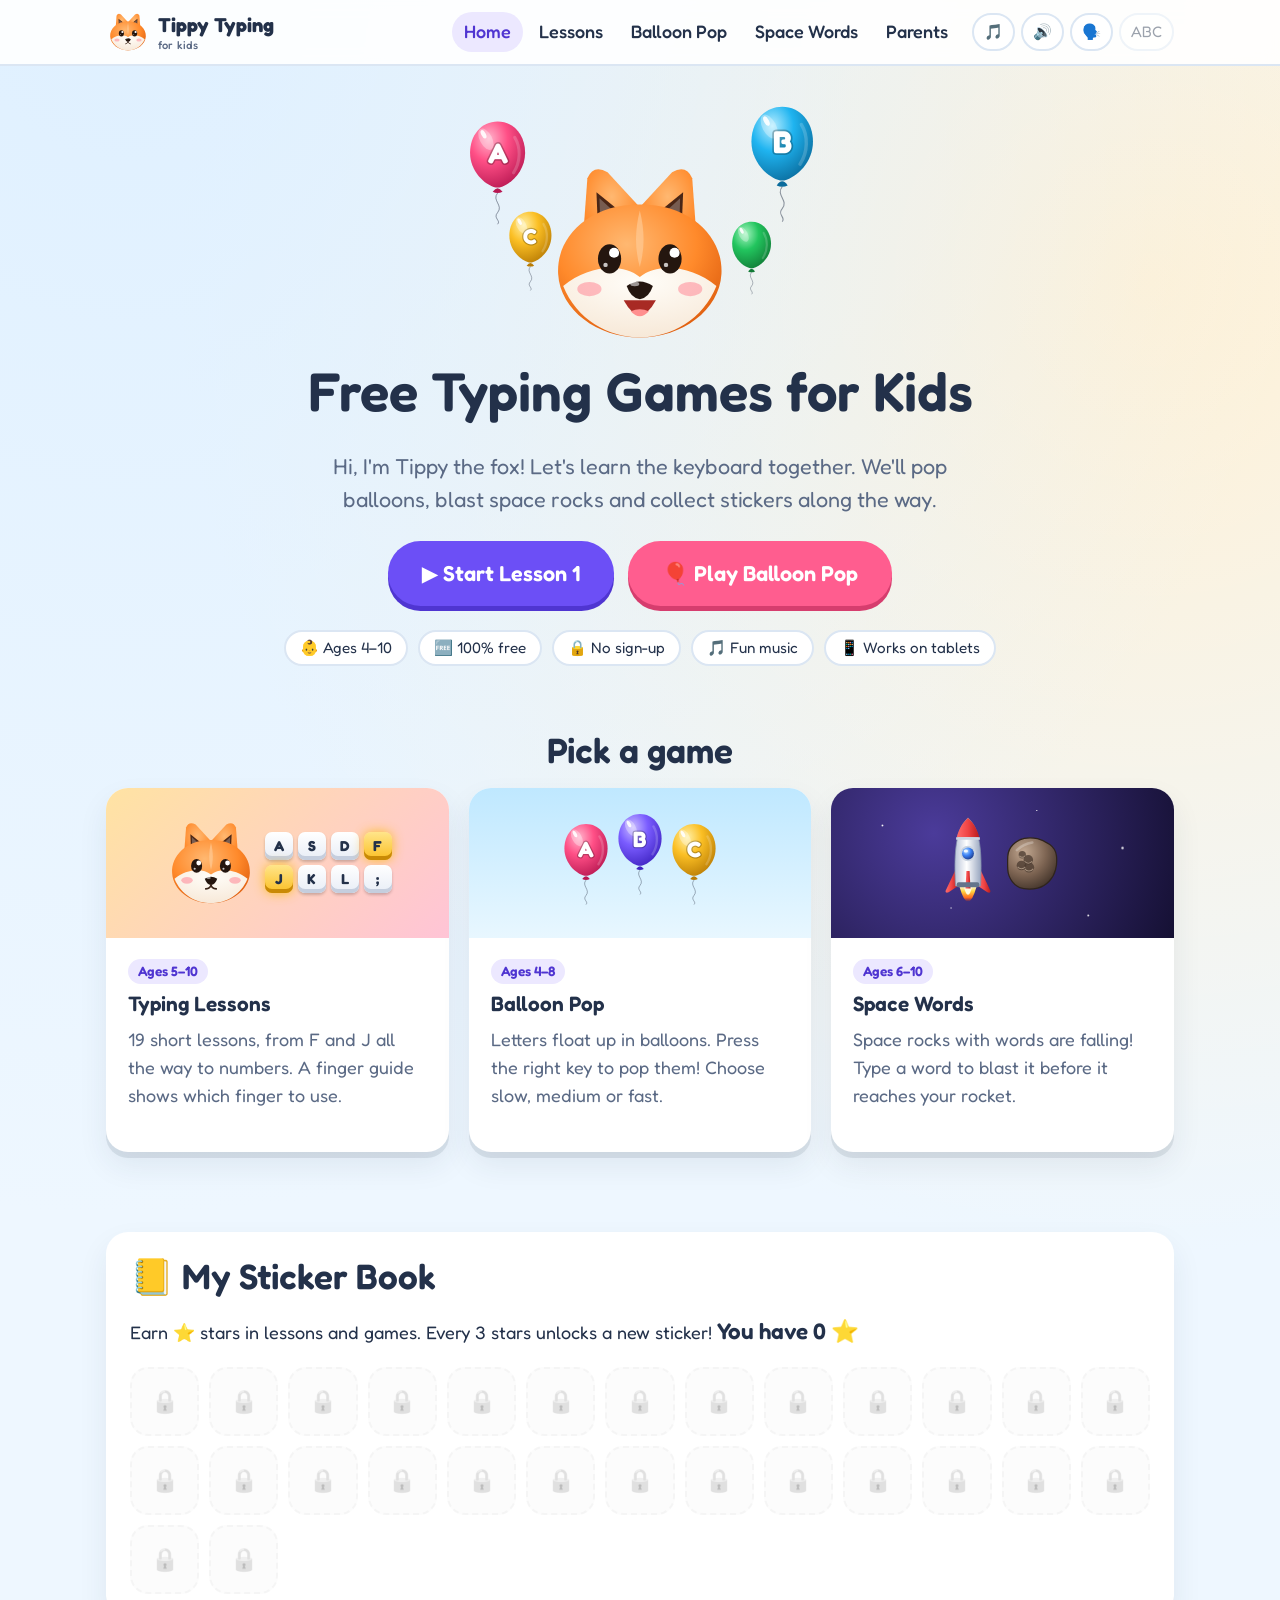
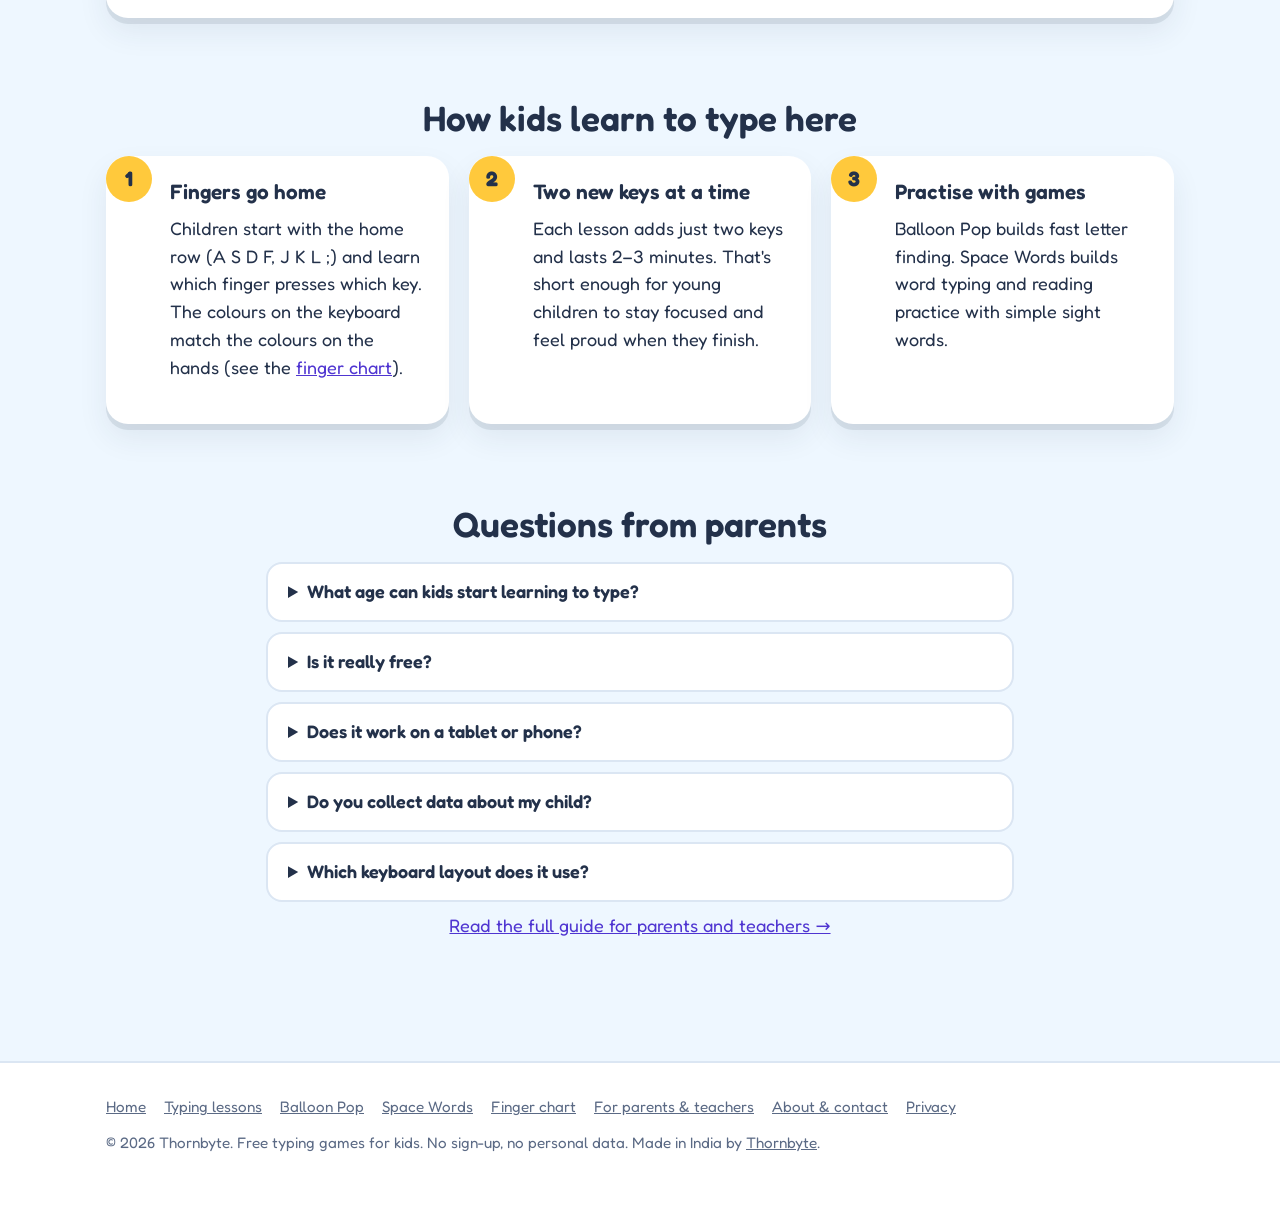
<file: index.html>
<!doctype html>
<html lang="en">
<head>
<meta charset="utf-8">
<meta name="viewport" content="width=device-width, initial-scale=1">
<title>Free Typing Games for Kids, Ages 4–10 | Tippy Typing</title>
<meta name="description" content="Free typing games and lessons for kids aged 4 to 10. Pop letter balloons, blast space words and learn every key step by step. No sign-up, no ads in games.">
<link rel="canonical" href="https://tippytyping.thornbyte.in/">
<meta name="robots" content="index, follow, max-image-preview:large">
<meta name="theme-color" content="#6c4ff6">
<link rel="icon" href="favicon.ico" sizes="48x48">
<link rel="icon" href="assets/icon.svg" type="image/svg+xml">
<link rel="icon" href="assets/icon-192.png" type="image/png" sizes="192x192">
<link rel="apple-touch-icon" href="assets/icon-180.png">
<link rel="manifest" href="manifest.webmanifest">
<meta property="og:site_name" content="Tippy Typing">
<meta property="og:type" content="website">
<meta property="og:locale" content="en_US">
<meta property="og:title" content="Free Typing Games for Kids | Tippy Typing">
<meta property="og:description" content="Free typing games and lessons for kids aged 4 to 10. Pop letter balloons, blast space words and learn every key step by step. No sign-up, no ads in games.">
<meta property="og:url" content="https://tippytyping.thornbyte.in/">
<meta property="og:image" content="https://tippytyping.thornbyte.in/assets/og-image.png">
<meta property="og:image:width" content="1200">
<meta property="og:image:height" content="630">
<meta property="og:image:alt" content="Tippy the fox with letter balloons: free typing games for kids">
<meta name="twitter:card" content="summary_large_image">
<meta name="twitter:title" content="Free Typing Games for Kids | Tippy Typing">
<meta name="twitter:description" content="Free typing games and lessons for kids aged 4 to 10. Pop letter balloons, blast space words and learn every key step by step. No sign-up, no ads in games.">
<meta name="twitter:image" content="https://tippytyping.thornbyte.in/assets/og-image.png">
<link rel="preconnect" href="https://fonts.googleapis.com">
<link rel="preconnect" href="https://fonts.gstatic.com" crossorigin>
<link href="https://fonts.googleapis.com/css2?family=Fredoka:wght@400;500;600;700&display=swap" rel="stylesheet">
<link rel="stylesheet" href="assets/style.css?v=3">
<script type="application/ld+json">
{"@context": "https://schema.org", "@graph": [{"@type": "Organization", "@id": "https://thornbyte.in/#org", "name": "Thornbyte", "url": "https://thornbyte.in", "logo": {"@type": "ImageObject", "url": "https://thornbyte.in/icon-512.png", "width": 512, "height": 512}}, {"@type": "WebSite", "@id": "https://tippytyping.thornbyte.in/#website", "name": "Tippy Typing", "alternateName": ["Tippy Typing for Kids", "Thornbyte Typing"], "url": "https://tippytyping.thornbyte.in/", "inLanguage": "en", "publisher": {"@id": "https://thornbyte.in/#org"}}, {"@type": "WebApplication", "name": "Tippy Typing", "url": "https://tippytyping.thornbyte.in/", "image": "https://tippytyping.thornbyte.in/assets/og-image.png", "applicationCategory": "EducationalApplication", "operatingSystem": "Any (web browser)", "isAccessibleForFree": true, "isFamilyFriendly": true, "audience": {"@type": "EducationalAudience", "educationalRole": "student", "audienceType": "Children aged 4 to 10"}, "offers": {"@type": "Offer", "price": "0", "priceCurrency": "USD"}, "publisher": {"@id": "https://thornbyte.in/#org"}}, {"@type": "FAQPage", "mainEntity": [{"@type": "Question", "name": "What age can kids start learning to type?", "acceptedAnswer": {"@type": "Answer", "text": "Most children can start around age 5 or 6, once they know their letters. Children aged 4 can play Balloon Pop on the slow speed where the glowing key shows which key to press."}}, {"@type": "Question", "name": "Is Tippy Typing free?", "acceptedAnswer": {"@type": "Answer", "text": "Yes. All lessons and games are free and need no account or sign-up."}}, {"@type": "Question", "name": "Does it work on a tablet or phone?", "acceptedAnswer": {"@type": "Answer", "text": "Yes. Children can tap the on-screen keyboard. A real keyboard (laptop, desktop, or a keyboard connected to a tablet) is best for learning to touch type."}}, {"@type": "Question", "name": "Do you collect any data about my child?", "acceptedAnswer": {"@type": "Answer", "text": "No. There are no accounts and we never ask for names or emails. Stars and stickers are saved only in your own browser on your device."}}]}]}
</script>
<script src="assets/app.js?v=3"></script>
<script src="assets/art.js?v=3"></script>
<script src="assets/music.js?v=3"></script>
</head>
<body data-music="home">
<header class="site-header"><div class="wrap">
  <a class="logo" href="./"><span class="mascot" data-fox="happy" aria-hidden="true"></span><span>Tippy Typing<small>for kids</small></span></a>
  <nav class="nav" aria-label="Main"><a href="./" aria-current="page">Home</a><a href="learn.html">Lessons</a><a href="balloon-pop.html">Balloon Pop</a><a href="space-words.html">Space Words</a><a href="parents.html">Parents</a></nav>
  <div class="toggles"><button class="toggle" data-setting="music" title="Music on or off" aria-label="Music">🎵</button><button class="toggle" data-setting="sound" title="Sound on or off" aria-label="Sound">🔊</button><button class="toggle" data-setting="voice" title="Voice hint: says the right key once after a mistake" aria-label="Voice">🗣️</button><button class="toggle" data-setting="caps" title="Show capital letters" aria-label="Capital letters">ABC</button></div>
</div></header>

<main>
  <div class="wrap hero">
    <div class="hero-art" aria-hidden="true"><div class="hero-b b1" data-balloon="0" data-letter="A"></div><div class="hero-b b2" data-balloon="4" data-letter="B"></div><div class="hero-b b3" data-balloon="3" data-letter="C"></div><div class="hero-b b4" data-balloon="2"></div><div class="hero-fox" data-fox="wow"></div></div>
    <h1>Free Typing Games for Kids</h1>
    <p class="lead">Hi, I'm Tippy the fox! Let's learn the keyboard together. We'll pop balloons, blast space rocks and collect stickers along the way.</p>
    <div class="cta">
      <a class="btn big" href="learn.html">▶ Start Lesson 1</a>
      <a class="btn big pink" href="balloon-pop.html">🎈 Play Balloon Pop</a>
    </div>
    <div class="badges"><span class="badge">👶 Ages 4–10</span><span class="badge">🆓 100% free</span><span class="badge">🔒 No sign-up</span><span class="badge">🎵 Fun music</span><span class="badge">📱 Works on tablets</span></div>
  </div>

  <section class="wrap" id="games" aria-labelledby="games-h">
    <h2 id="games-h" class="center">Pick a game</h2>
    <div class="grid cols-3">
      <a class="card game-card" href="learn.html">
        <div class="art learn" aria-hidden="true"><div class="mini-fox" data-fox="happy"></div><div class="mini-keys"><span>A</span><span>S</span><span>D</span><span class="on">F</span><span class="on">J</span><span>K</span><span>L</span><span>;</span></div></div>
        <div class="body"><span class="age">Ages 5–10</span><h3>Typing Lessons</h3><p class="muted">19 short lessons, from F and J all the way to numbers. A finger guide shows which finger to use.</p></div>
      </a>
      <a class="card game-card" href="balloon-pop.html">
        <div class="art balloons" aria-hidden="true"><div class="mini-b" data-balloon="0" data-letter="A"></div><div class="mini-b" data-balloon="1" data-letter="B"></div><div class="mini-b" data-balloon="3" data-letter="C"></div></div>
        <div class="body"><span class="age">Ages 4–8</span><h3>Balloon Pop</h3><p class="muted">Letters float up in balloons. Press the right key to pop them! Choose slow, medium or fast.</p></div>
      </a>
      <a class="card game-card" href="space-words.html">
        <div class="art space" aria-hidden="true"><div class="mini-rocket" data-art="rocket"></div><div class="mini-rock" data-art="asteroid" data-seed="11"></div></div>
        <div class="body"><span class="age">Ages 6–10</span><h3>Space Words</h3><p class="muted">Space rocks with words are falling! Type a word to blast it before it reaches your rocket.</p></div>
      </a>
    </div>
  </section>

  <div class="ad-slot" data-ad-slot=""></div>

  <section class="wrap" aria-labelledby="book-h">
    <div class="card">
      <h2 id="book-h">📒 My Sticker Book</h2>
      <p>Earn ⭐ stars in lessons and games. Every <span id="per"></span> stars unlocks a new sticker! <span class="star-count">You have <span id="total">0</span> ⭐</span></p>
      <div class="stickerbook" id="book"></div>
    </div>
  </section>

  <section class="wrap" aria-labelledby="how-h">
    <h2 id="how-h" class="center">How kids learn to type here</h2>
    <div class="grid cols-3 steps">
      <div class="card step"><h3>Fingers go home</h3><p>Children start with the home row (A S D F, J K L ;) and learn which finger presses which key. The colours on the keyboard match the colours on the hands (see the <a href="keyboard-finger-chart.html">finger chart</a>).</p></div>
      <div class="card step"><h3>Two new keys at a time</h3><p>Each lesson adds just two keys and lasts 2–3 minutes. That's short enough for young children to stay focused and feel proud when they finish.</p></div>
      <div class="card step"><h3>Practise with games</h3><p>Balloon Pop builds fast letter finding. Space Words builds word typing and reading practice with simple sight words.</p></div>
    </div>
  </section>

  <section class="wrap narrow faq" aria-labelledby="faq-h">
    <h2 id="faq-h" class="center">Questions from parents</h2>
    <details><summary>What age can kids start learning to type?</summary><p>Most children can start around age 5 or 6, once they know their letters. Children aged 4 can play Balloon Pop on 🐢 slow speed where the glowing key shows which key to press.</p></details>
    <details><summary>Is it really free?</summary><p>Yes. All lessons and games are free, with no account or sign-up. We keep the site running with a few ads on information pages. Ads never appear inside lessons or games.</p></details>
    <details><summary>Does it work on a tablet or phone?</summary><p>Yes. Children can tap the on-screen keyboard. For real touch typing, a physical keyboard (laptop, desktop, or a keyboard connected to a tablet) is best.</p></details>
    <details><summary>Do you collect data about my child?</summary><p>No. We never ask for names, emails or photos. Stars and stickers are saved only in your own browser on your device. Read our <a href="privacy.html">privacy policy</a>.</p></details>
    <details><summary>Which keyboard layout does it use?</summary><p>The standard QWERTY layout used in the USA, UK, India, Australia, Canada and many other countries.</p></details>
    <p class="center"><a href="parents.html">Read the full guide for parents and teachers →</a></p>
  </section>
</main>

<footer class="site-footer"><div class="wrap">
  <div class="links"><a href="./">Home</a><a href="learn.html">Typing lessons</a><a href="balloon-pop.html">Balloon Pop</a><a href="space-words.html">Space Words</a><a href="keyboard-finger-chart.html">Finger chart</a><a href="parents.html">For parents &amp; teachers</a><a href="about.html">About &amp; contact</a><a href="privacy.html">Privacy</a></div>
  <p>© <span data-year>2026</span> Thornbyte. Free typing games for kids. No sign-up, no personal data. Made in India by <a href="https://thornbyte.in">Thornbyte</a>.</p>
</div></footer>

<script>
  (function () {
    const total = TK.totalStars(), got = TK.stickersUnlocked(total);
    document.getElementById('total').textContent = total;
    document.getElementById('per').textContent = TK.STARS_PER_STICKER;
    document.getElementById('book').innerHTML = TK.STICKERS.map((s, i) => i < got
      ? `<div class="sticker got" title="Unlocked!">${s}</div>`
      : `<div class="sticker locked" title="Earn ${(i + 1) * TK.STARS_PER_STICKER} stars">🔒</div>`).join('');
  })();
</script>
</body>
</html>
</file>
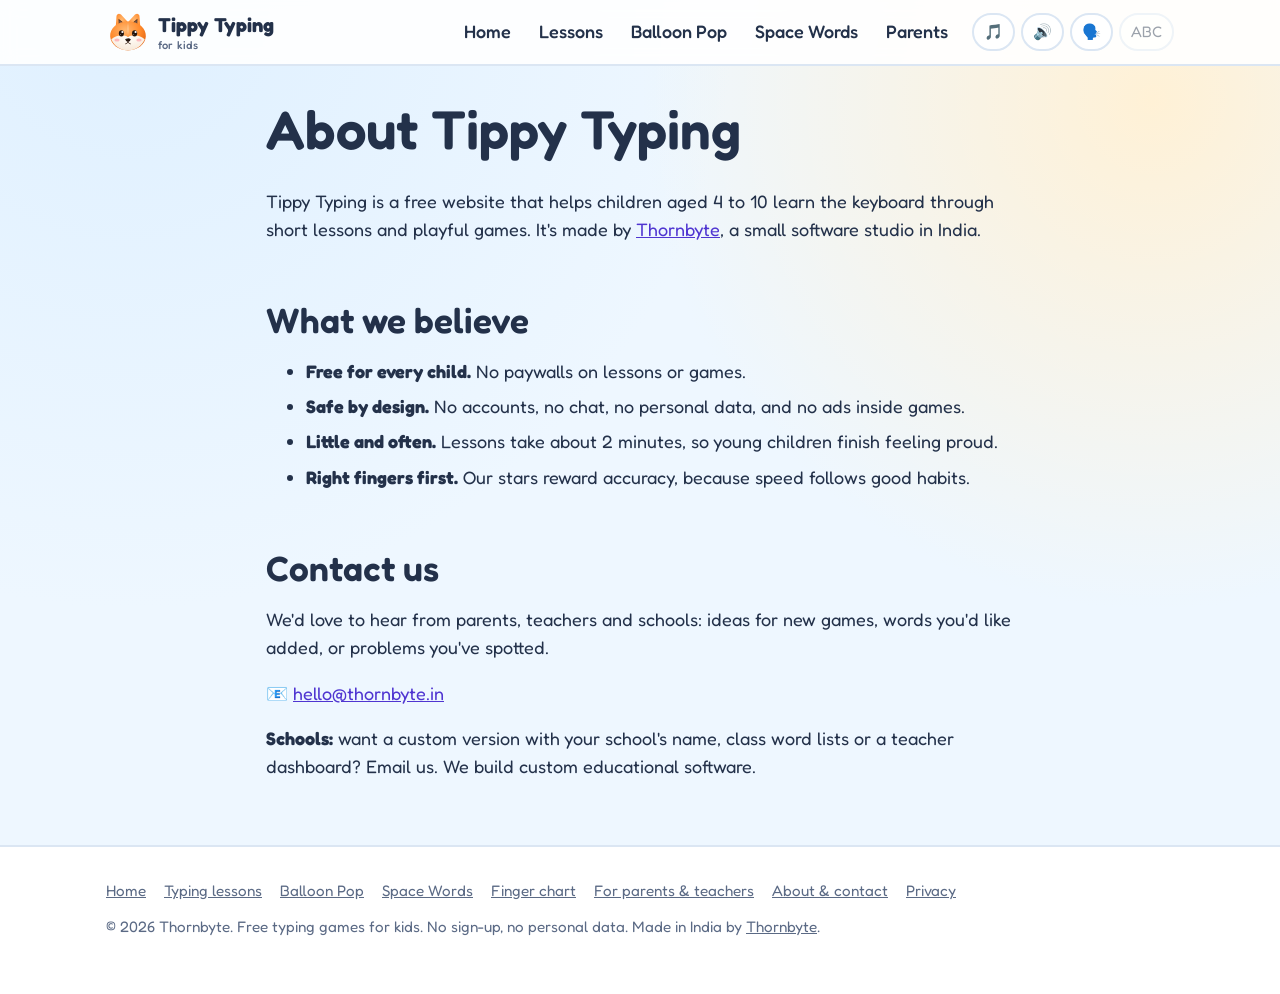
<file: about.html>
<!doctype html>
<html lang="en">
<head>
<meta charset="utf-8">
<meta name="viewport" content="width=device-width, initial-scale=1">
<title>About &amp; Contact | Tippy Typing</title>
<meta name="description" content="Tippy Typing is a free, safe typing website for children aged 4 to 10, made by Thornbyte in India. Get in touch with feedback, ideas or school enquiries.">
<link rel="canonical" href="https://tippytyping.thornbyte.in/about.html">
<meta name="robots" content="index, follow, max-image-preview:large">
<meta name="theme-color" content="#6c4ff6">
<link rel="icon" href="favicon.ico" sizes="48x48">
<link rel="icon" href="assets/icon.svg" type="image/svg+xml">
<link rel="icon" href="assets/icon-192.png" type="image/png" sizes="192x192">
<link rel="apple-touch-icon" href="assets/icon-180.png">
<link rel="manifest" href="manifest.webmanifest">
<meta property="og:site_name" content="Tippy Typing">
<meta property="og:type" content="website">
<meta property="og:locale" content="en_US">
<meta property="og:title" content="About &amp; Contact | Tippy Typing">
<meta property="og:description" content="Tippy Typing is a free, safe typing website for children aged 4 to 10, made by Thornbyte in India. Get in touch with feedback, ideas or school enquiries.">
<meta property="og:url" content="https://tippytyping.thornbyte.in/about.html">
<meta property="og:image" content="https://tippytyping.thornbyte.in/assets/og-image.png">
<meta property="og:image:width" content="1200">
<meta property="og:image:height" content="630">
<meta property="og:image:alt" content="Tippy the fox with letter balloons: free typing games for kids">
<meta name="twitter:card" content="summary_large_image">
<meta name="twitter:title" content="About &amp; Contact | Tippy Typing">
<meta name="twitter:description" content="Tippy Typing is a free, safe typing website for children aged 4 to 10, made by Thornbyte in India. Get in touch with feedback, ideas or school enquiries.">
<meta name="twitter:image" content="https://tippytyping.thornbyte.in/assets/og-image.png">
<link rel="preconnect" href="https://fonts.googleapis.com">
<link rel="preconnect" href="https://fonts.gstatic.com" crossorigin>
<link href="https://fonts.googleapis.com/css2?family=Fredoka:wght@400;500;600;700&display=swap" rel="stylesheet">
<link rel="stylesheet" href="assets/style.css?v=3">
<script src="assets/app.js?v=3"></script>
<script src="assets/art.js?v=3"></script>
<script type="application/ld+json" id="crumbs">{"@context": "https://schema.org", "@type": "BreadcrumbList", "itemListElement": [{"@type": "ListItem", "position": 1, "name": "Tippy Typing", "item": "https://tippytyping.thornbyte.in/"}, {"@type": "ListItem", "position": 2, "name": "About & Contact", "item": "https://tippytyping.thornbyte.in/about.html"}]}</script>
</head>
<body>
<header class="site-header"><div class="wrap">
  <a class="logo" href="./"><span class="mascot" data-fox="happy" aria-hidden="true"></span><span>Tippy Typing<small>for kids</small></span></a>
  <nav class="nav" aria-label="Main"><a href="./">Home</a><a href="learn.html">Lessons</a><a href="balloon-pop.html">Balloon Pop</a><a href="space-words.html">Space Words</a><a href="parents.html">Parents</a></nav>
  <div class="toggles"><button class="toggle" data-setting="music" title="Music on or off" aria-label="Music">🎵</button><button class="toggle" data-setting="sound" title="Sound on or off" aria-label="Sound">🔊</button><button class="toggle" data-setting="voice" title="Voice hint: says the right key once after a mistake" aria-label="Voice">🗣️</button><button class="toggle" data-setting="caps" title="Show capital letters" aria-label="Capital letters">ABC</button></div>
</div></header>

<main class="wrap narrow prose" style="padding-top:32px">
  <h1>About Tippy Typing</h1>
  <p>Tippy Typing is a free website that helps children aged 4 to 10 learn the keyboard through short lessons and playful games. It's made by <a href="https://thornbyte.in">Thornbyte</a>, a small software studio in India.</p>
  <h2>What we believe</h2>
  <ul>
    <li><b>Free for every child.</b> No paywalls on lessons or games.</li>
    <li><b>Safe by design.</b> No accounts, no chat, no personal data, and no ads inside games.</li>
    <li><b>Little and often.</b> Lessons take about 2 minutes, so young children finish feeling proud.</li>
    <li><b>Right fingers first.</b> Our stars reward accuracy, because speed follows good habits.</li>
  </ul>
  <h2>Contact us</h2>
  <p>We'd love to hear from parents, teachers and schools: ideas for new games, words you'd like added, or problems you've spotted.</p>
  <p>📧 <a href="mailto:hello@thornbyte.in">hello@thornbyte.in</a></p>
  <p><b>Schools:</b> want a custom version with your school's name, class word lists or a teacher dashboard? Email us. We build custom educational software.</p>
</main>

<footer class="site-footer"><div class="wrap">
  <div class="links"><a href="./">Home</a><a href="learn.html">Typing lessons</a><a href="balloon-pop.html">Balloon Pop</a><a href="space-words.html">Space Words</a><a href="keyboard-finger-chart.html">Finger chart</a><a href="parents.html">For parents &amp; teachers</a><a href="about.html">About &amp; contact</a><a href="privacy.html">Privacy</a></div>
  <p>© <span data-year>2026</span> Thornbyte. Free typing games for kids. No sign-up, no personal data. Made in India by <a href="https://thornbyte.in">Thornbyte</a>.</p>
</div></footer>
</body>
</html>
</file>
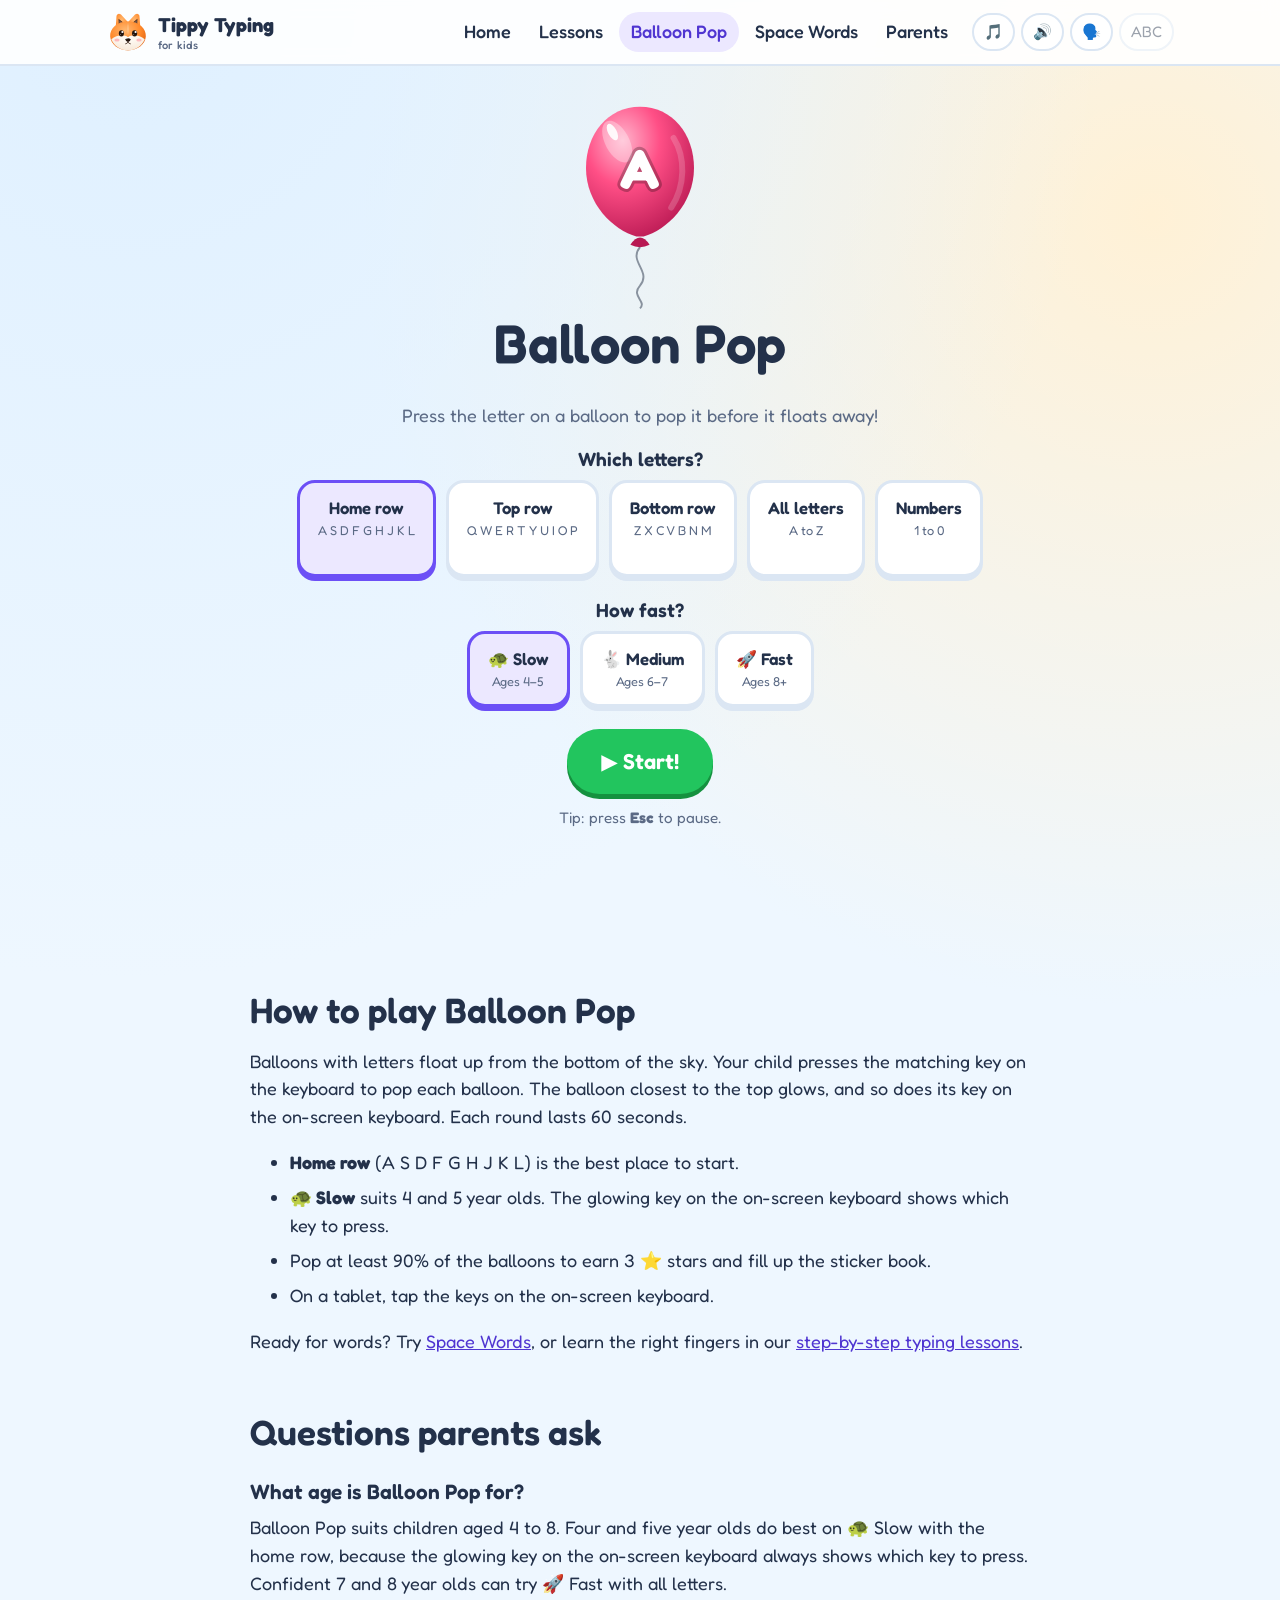
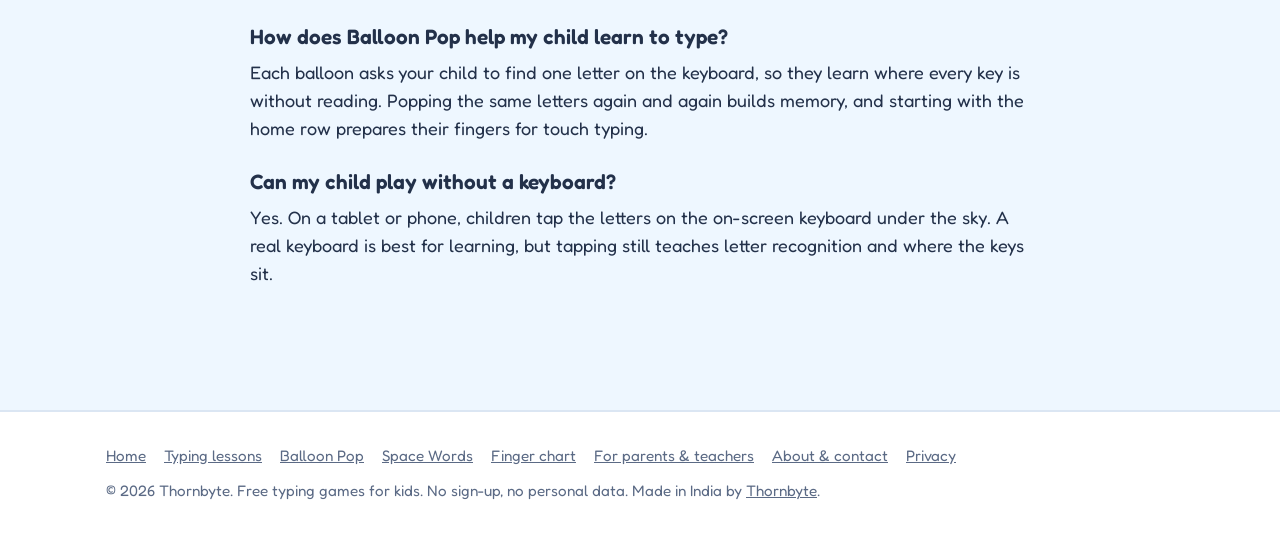
<file: balloon-pop.html>
<!doctype html>
<html lang="en">
<head>
<meta charset="utf-8">
<meta name="viewport" content="width=device-width, initial-scale=1">
<title>Balloon Pop – Free Letter Typing Game for Kids | Tippy Typing</title>
<meta name="description" content="Balloon Pop is a free letter typing game for kids aged 4 to 8. Press the key on each balloon to pop it: home row, top row, all letters or numbers.">
<link rel="canonical" href="https://tippytyping.thornbyte.in/balloon-pop.html">
<meta name="robots" content="index, follow, max-image-preview:large">
<meta name="theme-color" content="#6c4ff6">
<link rel="icon" href="favicon.ico" sizes="48x48">
<link rel="icon" href="assets/icon.svg" type="image/svg+xml">
<link rel="icon" href="assets/icon-192.png" type="image/png" sizes="192x192">
<link rel="apple-touch-icon" href="assets/icon-180.png">
<link rel="manifest" href="manifest.webmanifest">
<meta property="og:site_name" content="Tippy Typing">
<meta property="og:type" content="website">
<meta property="og:locale" content="en_US">
<meta property="og:title" content="Balloon Pop – Typing Game for Kids">
<meta property="og:description" content="Balloon Pop is a free letter typing game for kids aged 4 to 8. Press the key on each balloon to pop it: home row, top row, all letters or numbers.">
<meta property="og:url" content="https://tippytyping.thornbyte.in/balloon-pop.html">
<meta property="og:image" content="https://tippytyping.thornbyte.in/assets/og-image.png">
<meta property="og:image:width" content="1200">
<meta property="og:image:height" content="630">
<meta property="og:image:alt" content="Tippy the fox with letter balloons: free typing games for kids">
<meta name="twitter:card" content="summary_large_image">
<meta name="twitter:title" content="Balloon Pop – Typing Game for Kids">
<meta name="twitter:description" content="Balloon Pop is a free letter typing game for kids aged 4 to 8. Press the key on each balloon to pop it: home row, top row, all letters or numbers.">
<meta name="twitter:image" content="https://tippytyping.thornbyte.in/assets/og-image.png">
<link rel="preconnect" href="https://fonts.googleapis.com">
<link rel="preconnect" href="https://fonts.gstatic.com" crossorigin>
<link href="https://fonts.googleapis.com/css2?family=Fredoka:wght@400;500;600;700&display=swap" rel="stylesheet">
<link rel="stylesheet" href="assets/style.css?v=3">
<script type="application/ld+json">
{"@context": "https://schema.org", "@type": "VideoGame", "name": "Balloon Pop", "url": "https://tippytyping.thornbyte.in/balloon-pop.html", "image": "https://tippytyping.thornbyte.in/assets/og-image.png", "description": "A free letter-recognition typing game for children aged 4 to 8: press the key on each balloon to pop it.", "genre": ["Educational", "Typing"], "gamePlatform": "Web browser", "applicationCategory": "Game", "operatingSystem": "Any", "inLanguage": "en", "isAccessibleForFree": true, "isFamilyFriendly": true, "audience": {"@type": "PeopleAudience", "suggestedMinAge": 4, "suggestedMaxAge": 8}, "offers": {"@type": "Offer", "price": "0", "priceCurrency": "USD", "availability": "https://schema.org/InStock"}, "publisher": {"@type": "Organization", "@id": "https://thornbyte.in/#org", "name": "Thornbyte", "url": "https://thornbyte.in", "logo": {"@type": "ImageObject", "url": "https://thornbyte.in/icon-512.png", "width": 512, "height": 512}}, "isPartOf": {"@id": "https://tippytyping.thornbyte.in/#website"}}
</script>
<script src="assets/app.js?v=3"></script>
<script src="assets/art.js?v=3"></script>
<script src="assets/fx.js?v=3"></script>
<script src="assets/music.js?v=3"></script>
<script type="application/ld+json" id="crumbs">{"@context": "https://schema.org", "@type": "BreadcrumbList", "itemListElement": [{"@type": "ListItem", "position": 1, "name": "Tippy Typing", "item": "https://tippytyping.thornbyte.in/"}, {"@type": "ListItem", "position": 2, "name": "Balloon Pop", "item": "https://tippytyping.thornbyte.in/balloon-pop.html"}]}</script>
</head>
<body data-music="sky">
<header class="site-header"><div class="wrap">
  <a class="logo" href="./"><span class="mascot" data-fox="happy" aria-hidden="true"></span><span>Tippy Typing<small>for kids</small></span></a>
  <nav class="nav" aria-label="Main"><a href="./">Home</a><a href="learn.html">Lessons</a><a href="balloon-pop.html" aria-current="page">Balloon Pop</a><a href="space-words.html">Space Words</a><a href="parents.html">Parents</a></nav>
  <div class="toggles"><button class="toggle" data-setting="music" title="Music on or off" aria-label="Music">🎵</button><button class="toggle" data-setting="sound" title="Sound on or off" aria-label="Sound">🔊</button><button class="toggle" data-setting="voice" title="Voice hint: says the right key once after a mistake" aria-label="Voice">🗣️</button><button class="toggle" data-setting="caps" title="Show capital letters" aria-label="Capital letters">ABC</button></div>
</div></header>

<main class="game-wrap">
  <div id="setup" class="game-setup">
    <div class="setup-art" data-balloon="0" data-letter="A" aria-hidden="true"></div>
    <h1>Balloon Pop</h1>
    <p class="muted">Press the letter on a balloon to pop it before it floats away!</p>
    <h2 style="font-size:1.2rem">Which letters?</h2>
    <div class="choice-row" id="modes"></div>
    <h2 style="font-size:1.2rem">How fast?</h2>
    <div class="choice-row" id="speeds"></div>
    <button class="btn big green" id="go">▶ Start!</button>
    <p class="muted" style="margin-top:12px;font-size:.95rem">Tip: press <b>Esc</b> to pause.</p>
  </div>

  <div id="play" hidden>
    <div class="hud">
      <span class="pill" id="h-time">⏱ 60</span>
      <span class="pill" id="h-pop">🎈 0</span>
      <span class="pill" id="h-miss">💨 0</span>
      <span class="pill" id="h-combo">🔥 0</span>
      <button class="btn small alt" id="pause">⏸ Pause</button>
    </div>
    <div class="stage sky" id="stage"></div>
    <div id="kb"></div>
  </div>

  <section class="prose narrow" style="margin:24px auto 0">
    <h2>How to play Balloon Pop</h2>
    <p>Balloons with letters float up from the bottom of the sky. Your child presses the matching key on the keyboard to pop each balloon. The balloon closest to the top glows, and so does its key on the on-screen keyboard. Each round lasts 60 seconds.</p>
    <ul>
      <li><b>Home row</b> (A S D F G H J K L) is the best place to start.</li>
      <li><b>🐢 Slow</b> suits 4 and 5 year olds. The glowing key on the on-screen keyboard shows which key to press.</li>
      <li>Pop at least 90% of the balloons to earn 3 ⭐ stars and fill up the sticker book.</li>
      <li>On a tablet, tap the keys on the on-screen keyboard.</li>
    </ul>
    <p>Ready for words? Try <a href="space-words.html">Space Words</a>, or learn the right fingers in our <a href="learn.html">step-by-step typing lessons</a>.</p>
    <h2>Questions parents ask</h2>
    <h3>What age is Balloon Pop for?</h3>
    <p>Balloon Pop suits children aged 4 to 8. Four and five year olds do best on 🐢 Slow with the home row, because the glowing key on the on-screen keyboard always shows which key to press. Confident 7 and 8 year olds can try 🚀 Fast with all letters.</p>
    <h3>How does Balloon Pop help my child learn to type?</h3>
    <p>Each balloon asks your child to find one letter on the keyboard, so they learn where every key is without reading. Popping the same letters again and again builds memory, and starting with the home row prepares their fingers for touch typing.</p>
    <h3>Can my child play without a keyboard?</h3>
    <p>Yes. On a tablet or phone, children tap the letters on the on-screen keyboard under the sky. A real keyboard is best for learning, but tapping still teaches letter recognition and where the keys sit.</p>

  </section>
</main>

<footer class="site-footer"><div class="wrap">
  <div class="links"><a href="./">Home</a><a href="learn.html">Typing lessons</a><a href="balloon-pop.html">Balloon Pop</a><a href="space-words.html">Space Words</a><a href="keyboard-finger-chart.html">Finger chart</a><a href="parents.html">For parents &amp; teachers</a><a href="about.html">About &amp; contact</a><a href="privacy.html">Privacy</a></div>
  <p>© <span data-year>2026</span> Thornbyte. Free typing games for kids. No sign-up, no personal data. Made in India by <a href="https://thornbyte.in">Thornbyte</a>.</p>
</div></footer>

<script>
(function () {
  'use strict';
  const MODES = {
    home: { label: 'Home row', sub: 'A S D F G H J K L', keys: 'asdfghjkl' },
    top: { label: 'Top row', sub: 'Q W E R T Y U I O P', keys: 'qwertyuiop' },
    bottom: { label: 'Bottom row', sub: 'Z X C V B N M', keys: 'zxcvbnm' },
    all: { label: 'All letters', sub: 'A to Z', keys: 'abcdefghijklmnopqrstuvwxyz' },
    numbers: { label: 'Numbers', sub: '1 to 0', keys: '1234567890' }
  };
  const SPEEDS = {
    slow: { label: '🐢 Slow', sub: 'Ages 4–5', every: 2300, rise: 10000 },
    medium: { label: '🐇 Medium', sub: 'Ages 6–7', every: 1600, rise: 7500 },
    fast: { label: '🚀 Fast', sub: 'Ages 8+', every: 1100, rise: 5500 }
  };
  const ROUND = 60000;

  let mode = TK.store.get('bp_mode', 'home'), speed = TK.store.get('bp_speed', 'slow');
  if (!MODES[mode]) mode = 'home';
  if (!SPEEDS[speed]) speed = 'slow';

  const $ = id => document.getElementById(id);
  const stage = $('stage');

  function renderChoices() {
    const stars = TK.getStars();
    $('modes').innerHTML = Object.entries(MODES).map(([k, m]) => {
      const s = stars['balloons-' + k] || 0;
      return `<button class="choice" data-mode="${k}" aria-pressed="${k === mode}">${m.label}<small>${m.sub}</small><span class="st">${'⭐'.repeat(s) || '&nbsp;'}</span></button>`;
    }).join('');
    $('speeds').innerHTML = Object.entries(SPEEDS).map(([k, s]) => `<button class="choice" data-speed="${k}" aria-pressed="${k === speed}">${s.label}<small>${s.sub}</small></button>`).join('');
  }
  $('modes').addEventListener('click', e => { const b = e.target.closest('[data-mode]'); if (b) { mode = b.dataset.mode; TK.store.set('bp_mode', mode); renderChoices(); } });
  $('speeds').addEventListener('click', e => { const b = e.target.closest('[data-speed]'); if (b) { speed = b.dataset.speed; TK.store.set('bp_speed', speed); renderChoices(); } });
  renderChoices();

  const kb = TK.keyboard($('kb'), { numbers: true, onKey: key });
  let counting = false, balloons, popped, escaped, wrong, combo, bestCombo, elapsed, spawnIn, last, running = false, paused = false, target = null, W, H, fx = null;
  TKArt.skyScene(stage);

  $('go').addEventListener('click', start);
  $('pause').addEventListener('click', togglePause);
  document.addEventListener('visibilitychange', () => { if (document.hidden && running && !paused) togglePause(); });

  function start() {
    if (counting) return;
    $('setup').hidden = true;
    $('play').hidden = false;
    document.activeElement && document.activeElement.blur();
    stage.querySelectorAll('.balloon,.float-text,.overlay-msg').forEach(n => n.remove());
    balloons = []; popped = 0; escaped = 0; wrong = 0; combo = 0; bestCombo = 0; elapsed = 0; spawnIn = 300; target = null; paused = false;
    $('pause').textContent = '⏸ Pause';
    measure();
    if (!fx) fx = TKFX.create(stage); else fx.resize();
    stage.scrollIntoView({ behavior: 'smooth', block: 'center' });
    hud();
    counting = true;
    TK.countdown(stage, () => {
      counting = false;
      running = true;
      last = performance.now();
      requestAnimationFrame(frame);
    });
  }
  function measure() { W = stage.clientWidth; H = stage.clientHeight; }
  window.addEventListener('resize', measure);

  function spawn() {
    const keys = [...MODES[mode].keys];
    const onScreen = new Set(balloons.map(b => b.ch));
    const free = keys.filter(k => !onScreen.has(k));
    const ch = TK.pick(free.length ? free : keys);
    const ci = Math.random() * TKArt.BALLOON_COLORS.length | 0;
    const el = document.createElement('div');
    el.className = 'balloon';
    el.innerHTML = TKArt.balloon(ci, ch.toUpperCase());
    stage.appendChild(el);
    const sp = SPEEDS[speed];
    balloons.push({ el, ch, ci, x: Math.random() * Math.max(10, W - 96) + 8, y: H + 10, v: (H + 150) / sp.rise, phase: Math.random() * 6 });
  }

  function frame(t) {
    if (!running) return;
    const dt = Math.min(50, t - last); last = t;
    if (!paused) {
      elapsed += dt;
      spawnIn -= dt;
      if (spawnIn <= 0 && elapsed < ROUND - 1500) { spawn(); spawnIn = SPEEDS[speed].every; }
      for (const b of balloons.slice()) {
        b.y -= b.v * dt;
        const sway = Math.sin(elapsed / 700 + b.phase);
        b.el.style.transform = `translate(${b.x + sway * 10}px, ${b.y}px) rotate(${sway * -5}deg)`;
        if (b.y < -140) {
          remove(b); escaped++; combo = 0;
        }
      }
      pickTarget();
      hud();
      if (elapsed >= ROUND) return end();
    }
    requestAnimationFrame(frame);
  }

  function pickTarget() {
    let top = null;
    // Only balloons that have risen above the hills can be the target.
    for (const b of balloons) if (b.y + 50 < H * .78 && (!top || b.y < top.y)) top = b;
    if (top !== target) {
      if (target) target.el.classList.remove('target');
      target = top;
      if (target) target.el.classList.add('target');
      kb.highlight(target ? [target.ch] : []);
    }
  }

  function remove(b) { balloons.splice(balloons.indexOf(b), 1); if (b === target) target = null; b.el.remove(); }

  function key(k) {
    if (k === 'Escape') { if (running) togglePause(); return; }
    if (!running || paused || k.length !== 1) return;
    const hits = balloons.filter(b => b.ch === k).sort((a, b) => a.y - b.y);
    if (!hits.length) { wrong++; combo = 0; kb.flash(k, false); TK.sfx.wrong(); hud(); return; }
    const b = hits[0];
    kb.flash(k, true);
    TK.sfx.pop();
    popped++; combo++; bestCombo = Math.max(bestCombo, combo);
    const cx = b.x + Math.sin(elapsed / 700 + b.phase) * 10 + 39, cy = b.y + 42;
    fx.pop(cx, cy, TKArt.BALLOON_COLORS[b.ci]);
    floatText(cx, cy - 30, combo >= 5 && combo % 5 === 0 ? `${combo} in a row!` : '+1');
    fx.string(cx, cy + 46);
    if (combo >= 5 && combo % 5 === 0) {
      fx.sparkle(cx, cy, 14); TK.sfx.star();
      // a rainbow for every 10 in a row
      if (combo % 10 === 0) { stage.classList.remove('rainbow-on'); void stage.offsetWidth; stage.classList.add('rainbow-on'); }
    }
    balloons.splice(balloons.indexOf(b), 1);
    if (b === target) target = null;
    b.el.classList.remove('target');
    b.el.classList.add('popped');
    setTimeout(() => b.el.remove(), 300);
    hud();
  }

  function floatText(x, y, text) {
    const n = document.createElement('div');
    n.className = 'float-text';
    n.textContent = text;
    n.style.left = x + 'px'; n.style.top = y + 'px';
    stage.appendChild(n);
    setTimeout(() => n.remove(), 800);
  }

  function hud() {
    $('h-time').textContent = '⏱ ' + Math.max(0, Math.ceil((ROUND - elapsed) / 1000));
    $('h-pop').textContent = '🎈 ' + popped;
    $('h-miss').textContent = '💨 ' + escaped;
    $('h-combo').textContent = '🔥 ' + combo;
  }

  function togglePause() {
    if (!running) return;
    paused = !paused;
    $('pause').textContent = paused ? '▶ Go!' : '⏸ Pause';
    const old = stage.querySelector('.overlay-msg'); if (old) old.remove();
    if (paused) { const o = document.createElement('div'); o.className = 'overlay-msg'; o.innerHTML = '⏸ Paused<br><small>Press Esc or ▶ Go! to keep playing</small>'; stage.appendChild(o); }
    else last = performance.now();
  }

  function end() {
    running = false;
    balloons.slice().forEach(remove);
    kb.highlight([]);
    const ratio = popped / Math.max(1, popped + escaped);
    const stars = popped >= 12 && ratio >= .9 ? 3 : popped >= 8 && ratio >= .7 ? 2 : popped >= 4 ? 1 : 0;
    const sticker = TK.saveStars('balloons-' + mode, stars);
    const bestKey = `bp_best_${mode}_${speed}`, best = TK.store.get(bestKey, 0);
    const newBest = popped > best;
    if (newBest) TK.store.set(bestKey, popped);
    const msg = stars === 3 ? 'Wow! You popped almost every balloon!' : stars === 2 ? 'Great popping!' : stars === 1 ? 'Nice try! Play again to get more stars.' : "Let's try the slow speed!";
    TK.showResult({
      title: newBest && popped > 0 ? '🏅 New best score!' : '🎈 Time is up!',
      stars, message: msg, sticker, say: msg,
      stats: [`🎈 ${popped} popped`, `💨 ${escaped} floated away`, `🔥 Best combo ${bestCombo}`, `🏅 Best ${Math.max(best, popped)}`],
      actions: [
        { label: '↻ Play again', onClick: start, cls: 'green' },
        { label: 'Change letters', onClick: () => { $('play').hidden = true; $('setup').hidden = false; renderChoices(); } },
        { label: '🚀 Space Words', href: 'space-words.html' }
      ]
    });
  }

  TK.onType(key);
})();
</script>
</body>
</html>
</file>
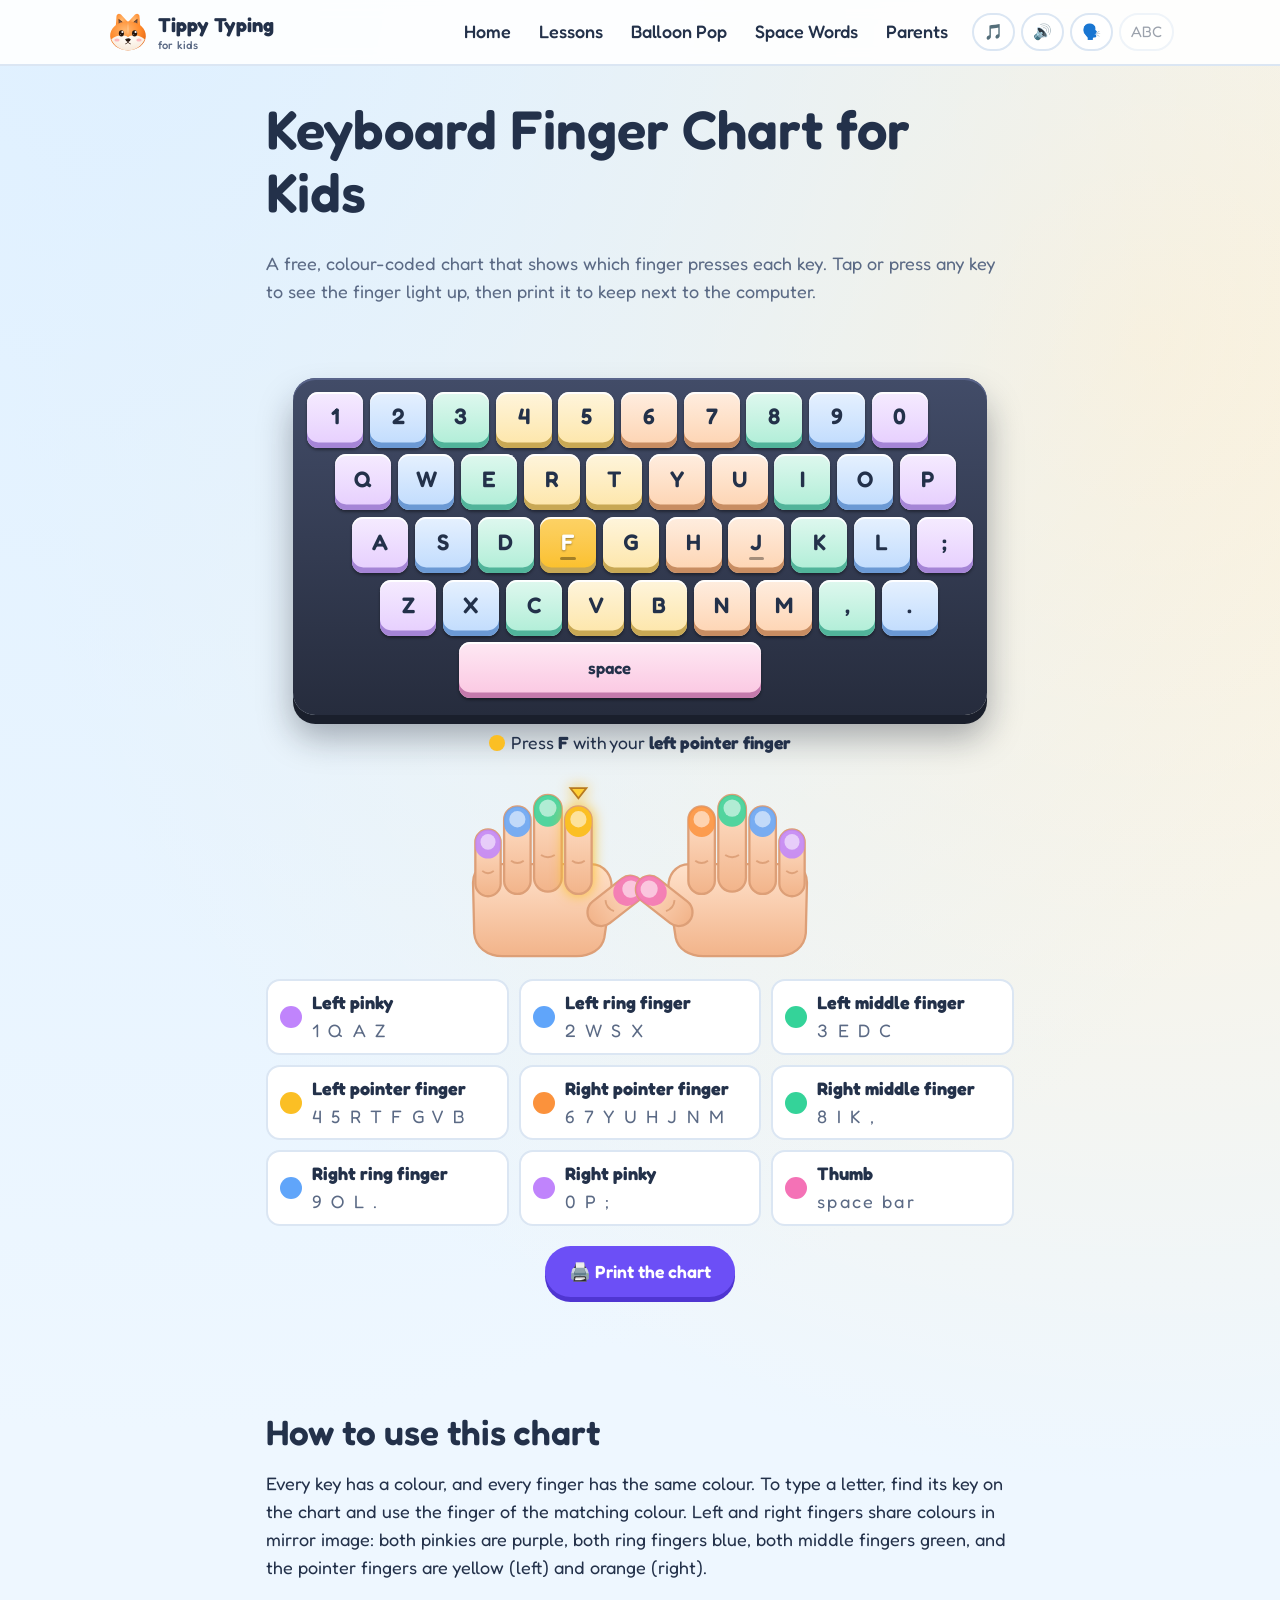
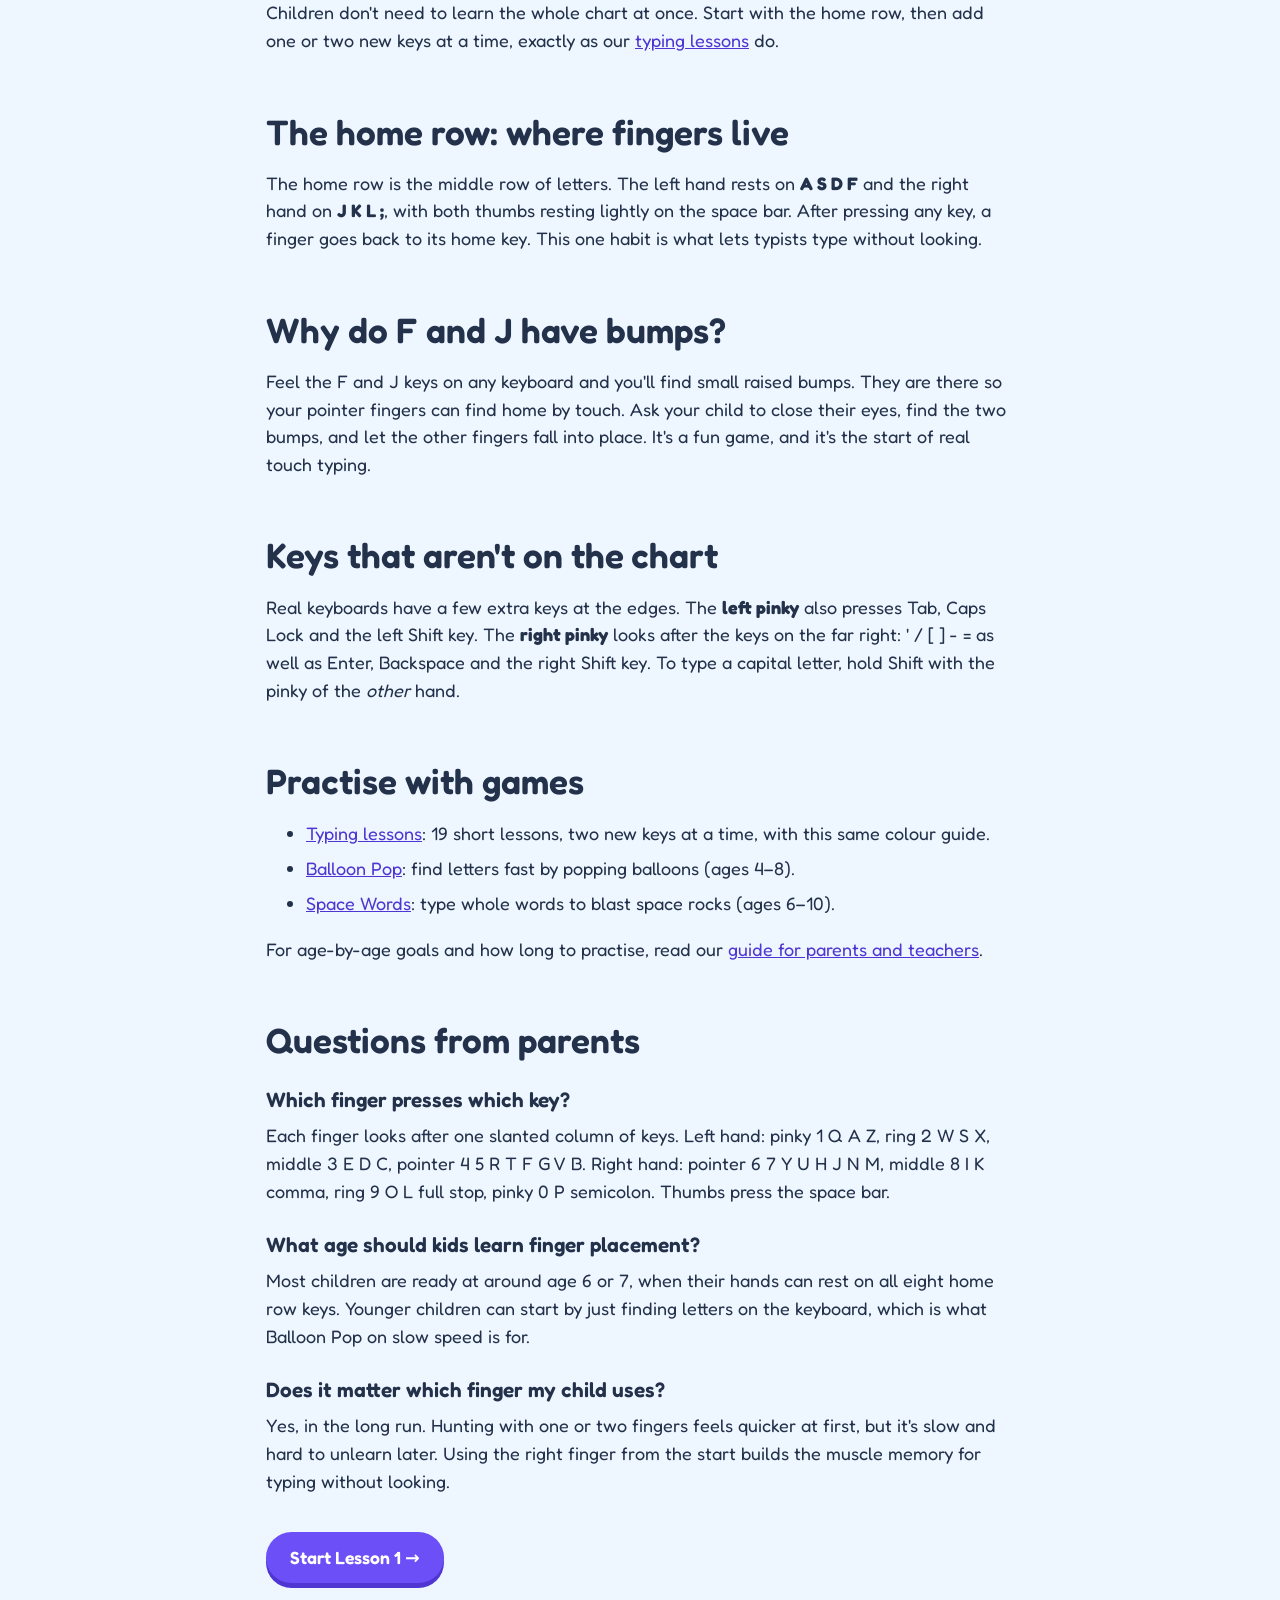
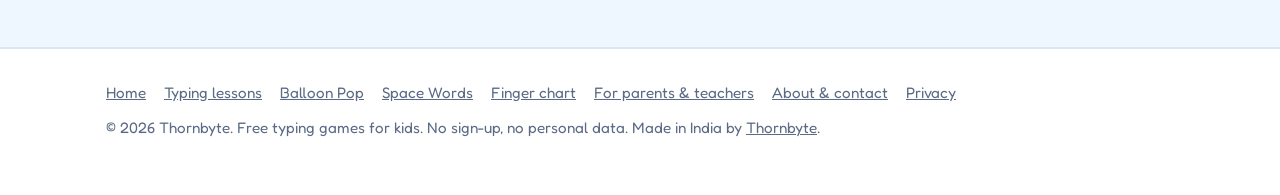
<file: keyboard-finger-chart.html>
<!doctype html>
<html lang="en">
<head>
<meta charset="utf-8">
<meta name="viewport" content="width=device-width, initial-scale=1">
<title>Keyboard Finger Chart for Kids (Free Printable) | Tippy Typing</title>
<meta name="description" content="Free printable keyboard finger chart for kids. See which finger presses each key, colour-coded for both hands, with home row tips for parents and teachers.">
<link rel="canonical" href="https://tippytyping.thornbyte.in/keyboard-finger-chart.html">
<meta name="robots" content="index, follow, max-image-preview:large">
<meta name="theme-color" content="#6c4ff6">
<link rel="icon" href="favicon.ico" sizes="48x48">
<link rel="icon" href="assets/icon.svg" type="image/svg+xml">
<link rel="icon" href="assets/icon-192.png" type="image/png" sizes="192x192">
<link rel="apple-touch-icon" href="assets/icon-180.png">
<link rel="manifest" href="manifest.webmanifest">
<meta property="og:site_name" content="Tippy Typing">
<meta property="og:type" content="article">
<meta property="og:locale" content="en_US">
<meta property="og:title" content="Keyboard Finger Chart for Kids (Free Printable)">
<meta property="og:description" content="Free printable keyboard finger chart for kids. See which finger presses each key, colour-coded for both hands, with home row tips for parents and teachers.">
<meta property="og:url" content="https://tippytyping.thornbyte.in/keyboard-finger-chart.html">
<meta property="og:image" content="https://tippytyping.thornbyte.in/assets/og-image.png">
<meta property="og:image:width" content="1200">
<meta property="og:image:height" content="630">
<meta property="og:image:alt" content="Tippy the fox with letter balloons: free typing games for kids">
<meta name="twitter:card" content="summary_large_image">
<meta name="twitter:title" content="Keyboard Finger Chart for Kids (Free Printable)">
<meta name="twitter:description" content="Free printable keyboard finger chart for kids. See which finger presses each key, colour-coded for both hands, with home row tips for parents and teachers.">
<meta name="twitter:image" content="https://tippytyping.thornbyte.in/assets/og-image.png">
<link rel="preconnect" href="https://fonts.googleapis.com">
<link rel="preconnect" href="https://fonts.gstatic.com" crossorigin>
<link href="https://fonts.googleapis.com/css2?family=Fredoka:wght@400;500;600;700&display=swap" rel="stylesheet">
<link rel="stylesheet" href="assets/style.css?v=3">
<style>
  .chart { text-align: center; }
  .chart .kb { cursor: default; }
  .legend { display: grid; grid-template-columns: repeat(auto-fit, minmax(200px, 1fr)); gap: 10px; margin: 18px 0 0; padding: 0; list-style: none; text-align: left; }
  .legend li { display: flex; align-items: center; gap: 10px; background: #fff; border: 2px solid var(--line); border-radius: 14px; padding: 8px 12px; margin: 0; }
  .legend .sw { flex: none; width: 22px; height: 22px; border-radius: 50%; background: var(--c); }
  .legend b { display: block; }
  .legend .k { letter-spacing: .12em; color: var(--ink-soft); }
  .print-only { display: none; }
  @media print {
    @page { size: landscape; margin: 10mm; }
    * { -webkit-print-color-adjust: exact; print-color-adjust: exact; }
    body { background: #fff; }
    /* the printout is just the chart on one page */
    .site-header, .site-footer, .no-print, .ad-slot, #hint, main > :not(h1):not(.chart) { display: none !important; }
    main.prose { max-width: none; padding-top: 0 !important; }
    main h1 { font-size: 26px; text-align: center; margin: 0; }
    .chart { break-inside: avoid; }
    .chart .kb { --k: 46px; box-shadow: none; margin-top: 6px; }
    .hands { width: 260px; margin-top: 18px; }
    .legend { grid-template-columns: repeat(5, 1fr); gap: 6px; margin-top: 10px; }
    .legend li { padding: 5px 8px; font-size: 13px; }
    .print-only { display: block; margin: 4px 0 0; }
  }
</style>
<script type="application/ld+json">
{"@context": "https://schema.org", "@graph": [{"@type": "Article", "headline": "Keyboard Finger Chart for Kids (Free Printable)", "description": "A colour-coded keyboard finger chart showing which finger presses each key, with home row tips for children aged 5 to 10.", "image": "https://tippytyping.thornbyte.in/assets/og-image.png", "author": {"@type": "Organization", "@id": "https://thornbyte.in/#org", "name": "Thornbyte", "url": "https://thornbyte.in", "logo": {"@type": "ImageObject", "url": "https://thornbyte.in/icon-512.png", "width": 512, "height": 512}}, "publisher": {"@id": "https://thornbyte.in/#org"}, "datePublished": "2026-10-31", "dateModified": "2026-10-31", "inLanguage": "en", "isAccessibleForFree": true, "audience": {"@type": "EducationalAudience", "educationalRole": "teacher"}, "mainEntityOfPage": "https://tippytyping.thornbyte.in/keyboard-finger-chart.html", "isPartOf": {"@id": "https://tippytyping.thornbyte.in/#website"}}, {"@type": "FAQPage", "mainEntity": [{"@type": "Question", "name": "Which finger presses which key on a keyboard?", "acceptedAnswer": {"@type": "Answer", "text": "Each finger looks after one column of keys. Left hand: pinky 1 Q A Z, ring 2 W S X, middle 3 E D C, pointer 4 5 R T F G V B. Right hand: pointer 6 7 Y U H J N M, middle 8 I K comma, ring 9 O L full stop, pinky 0 P semicolon. Thumbs press the space bar."}}, {"@type": "Question", "name": "What are the home row keys?", "acceptedAnswer": {"@type": "Answer", "text": "The home row keys are A S D F for the left hand and J K L ; for the right hand. Fingers rest there and return there after pressing any other key."}}, {"@type": "Question", "name": "Why do the F and J keys have bumps?", "acceptedAnswer": {"@type": "Answer", "text": "The small raised bumps on F and J let typists find the home row by touch. Both pointer fingers rest on them, so you never need to look down at the keyboard."}}, {"@type": "Question", "name": "What age should kids learn finger placement?", "acceptedAnswer": {"@type": "Answer", "text": "Most children are ready for correct finger placement at around age 6 or 7, when their hands can rest on all eight home row keys. Younger children can start by just finding letters on the keyboard."}}]}]}
</script>
<script src="assets/app.js?v=3"></script>
<script src="assets/art.js?v=3"></script>
<script type="application/ld+json" id="crumbs">{"@context": "https://schema.org", "@type": "BreadcrumbList", "itemListElement": [{"@type": "ListItem", "position": 1, "name": "Tippy Typing", "item": "https://tippytyping.thornbyte.in/"}, {"@type": "ListItem", "position": 2, "name": "Keyboard Finger Chart", "item": "https://tippytyping.thornbyte.in/keyboard-finger-chart.html"}]}</script>
</head>
<body>
<header class="site-header"><div class="wrap">
  <a class="logo" href="./"><span class="mascot" data-fox="happy" aria-hidden="true"></span><span>Tippy Typing<small>for kids</small></span></a>
  <nav class="nav" aria-label="Main"><a href="./">Home</a><a href="learn.html">Lessons</a><a href="balloon-pop.html">Balloon Pop</a><a href="space-words.html">Space Words</a><a href="parents.html">Parents</a></nav>
  <div class="toggles"><button class="toggle" data-setting="music" title="Music on or off" aria-label="Music">🎵</button><button class="toggle" data-setting="sound" title="Sound on or off" aria-label="Sound">🔊</button><button class="toggle" data-setting="voice" title="Voice hint: says the right key once after a mistake" aria-label="Voice">🗣️</button><button class="toggle" data-setting="caps" title="Show capital letters" aria-label="Capital letters">ABC</button></div>
</div></header>

<main class="wrap narrow prose" style="padding-top:32px">
  <h1>Keyboard Finger Chart for Kids</h1>
  <p class="muted no-print">A free, colour-coded chart that shows which finger presses each key. Tap or press any key to see the finger light up, then print it to keep next to the computer.</p>

  <section class="chart" aria-label="Keyboard finger chart">
    <p class="print-only"><b>Keyboard finger chart</b> · Match the key colour to the finger colour · tippytyping.thornbyte.in</p>
    <div id="kb"></div>
    <p class="finger-hint" id="hint">Tap a key to see which finger presses it.</p>
    <div id="hands"></div>
    <ul class="legend" id="legend"></ul>
    <p class="no-print" style="margin-top:20px"><button class="btn" type="button" id="print">🖨️ Print the chart</button></p>
  </section>

  <h2>How to use this chart</h2>
  <p>Every key has a colour, and every finger has the same colour. To type a letter, find its key on the chart and use the finger of the matching colour. Left and right fingers share colours in mirror image: both pinkies are purple, both ring fingers blue, both middle fingers green, and the pointer fingers are yellow (left) and orange (right).</p>
  <p>Children don't need to learn the whole chart at once. Start with the home row, then add one or two new keys at a time, exactly as our <a href="learn.html">typing lessons</a> do.</p>

  <h2>The home row: where fingers live</h2>
  <p>The home row is the middle row of letters. The left hand rests on <b>A S D F</b> and the right hand on <b>J K L ;</b>, with both thumbs resting lightly on the space bar. After pressing any key, a finger goes back to its home key. This one habit is what lets typists type without looking.</p>

  <h2>Why do F and J have bumps?</h2>
  <p>Feel the F and J keys on any keyboard and you'll find small raised bumps. They are there so your pointer fingers can find home by touch. Ask your child to close their eyes, find the two bumps, and let the other fingers fall into place. It's a fun game, and it's the start of real touch typing.</p>

  <h2>Keys that aren't on the chart</h2>
  <p>Real keyboards have a few extra keys at the edges. The <b>left pinky</b> also presses Tab, Caps Lock and the left Shift key. The <b>right pinky</b> looks after the keys on the far right: ' / [ ] - = as well as Enter, Backspace and the right Shift key. To type a capital letter, hold Shift with the pinky of the <i>other</i> hand.</p>

  <h2>Practise with games</h2>
  <ul>
    <li><a href="learn.html">Typing lessons</a>: 19 short lessons, two new keys at a time, with this same colour guide.</li>
    <li><a href="balloon-pop.html">Balloon Pop</a>: find letters fast by popping balloons (ages 4–8).</li>
    <li><a href="space-words.html">Space Words</a>: type whole words to blast space rocks (ages 6–10).</li>
  </ul>
  <p>For age-by-age goals and how long to practise, read our <a href="parents.html">guide for parents and teachers</a>.</p>

  <div class="ad-slot" data-ad-slot=""></div>

  <h2>Questions from parents</h2>
  <h3>Which finger presses which key?</h3>
  <p>Each finger looks after one slanted column of keys. Left hand: pinky 1 Q A Z, ring 2 W S X, middle 3 E D C, pointer 4 5 R T F G V B. Right hand: pointer 6 7 Y U H J N M, middle 8 I K comma, ring 9 O L full stop, pinky 0 P semicolon. Thumbs press the space bar.</p>
  <h3>What age should kids learn finger placement?</h3>
  <p>Most children are ready at around age 6 or 7, when their hands can rest on all eight home row keys. Younger children can start by just finding letters on the keyboard, which is what Balloon Pop on slow speed is for.</p>
  <h3>Does it matter which finger my child uses?</h3>
  <p>Yes, in the long run. Hunting with one or two fingers feels quicker at first, but it's slow and hard to unlearn later. Using the right finger from the start builds the muscle memory for typing without looking.</p>

  <p style="margin-top:2em" class="no-print"><a class="btn" href="learn.html">Start Lesson 1 →</a></p>
</main>

<footer class="site-footer"><div class="wrap">
  <div class="links"><a href="./">Home</a><a href="learn.html">Typing lessons</a><a href="balloon-pop.html">Balloon Pop</a><a href="space-words.html">Space Words</a><a href="keyboard-finger-chart.html">Finger chart</a><a href="parents.html">For parents &amp; teachers</a><a href="about.html">About &amp; contact</a><a href="privacy.html">Privacy</a></div>
  <p>© <span data-year>2026</span> Thornbyte. Free typing games for kids. No sign-up, no personal data. Made in India by <a href="https://thornbyte.in">Thornbyte</a>.</p>
</div></footer>

<script>
  (function () {
    const ORDER = ['lp', 'lr', 'lm', 'li', 'ri', 'rm', 'rr', 'rp', 'th'];
    const keysOf = f => Object.keys(TK.FINGER_OF).filter(ch => TK.FINGER_OF[ch] === f)
      .map(ch => ch === ' ' ? 'space bar' : ch.toUpperCase()).join(' ');
    const cap = s => s[0].toUpperCase() + s.slice(1);
    document.getElementById('legend').innerHTML = ORDER.map(f =>
      `<li class="f-${f}" style="--c:var(--f-${f})"><span class="sw"></span><span><b>${cap(TK.FINGER_NAME[f])}</b><span class="k">${keysOf(f)}</span></span></li>`).join('');

    const hint = document.getElementById('hint');
    const handsUI = TK.hands(document.getElementById('hands'));
    const kb = TK.keyboard(document.getElementById('kb'), { numbers: true, onKey: pick });
    let last;
    function pick(ch) {
      const f = TK.FINGER_OF[ch];
      if (!f) return;
      last = ch;
      kb.highlight([ch]);
      handsUI.highlight(f);
      const label = ch === ' ' ? 'the space bar' : ch.toUpperCase();
      hint.innerHTML = `<span class="dot" style="background:var(--f-${f})"></span>Press <b>${label}</b> with your <b>${TK.FINGER_NAME[f]}</b>`;
    }
    TK.onType(k => { if (k.length === 1) pick(k); });
    pick('f');
    // print a clean chart, then restore the selected key
    window.addEventListener('beforeprint', () => { kb.highlight([]); handsUI.highlight(null); });
    window.addEventListener('afterprint', () => pick(last));
    document.getElementById('print').addEventListener('click', () => window.print());
  })();
</script>
</body>
</html>
</file>
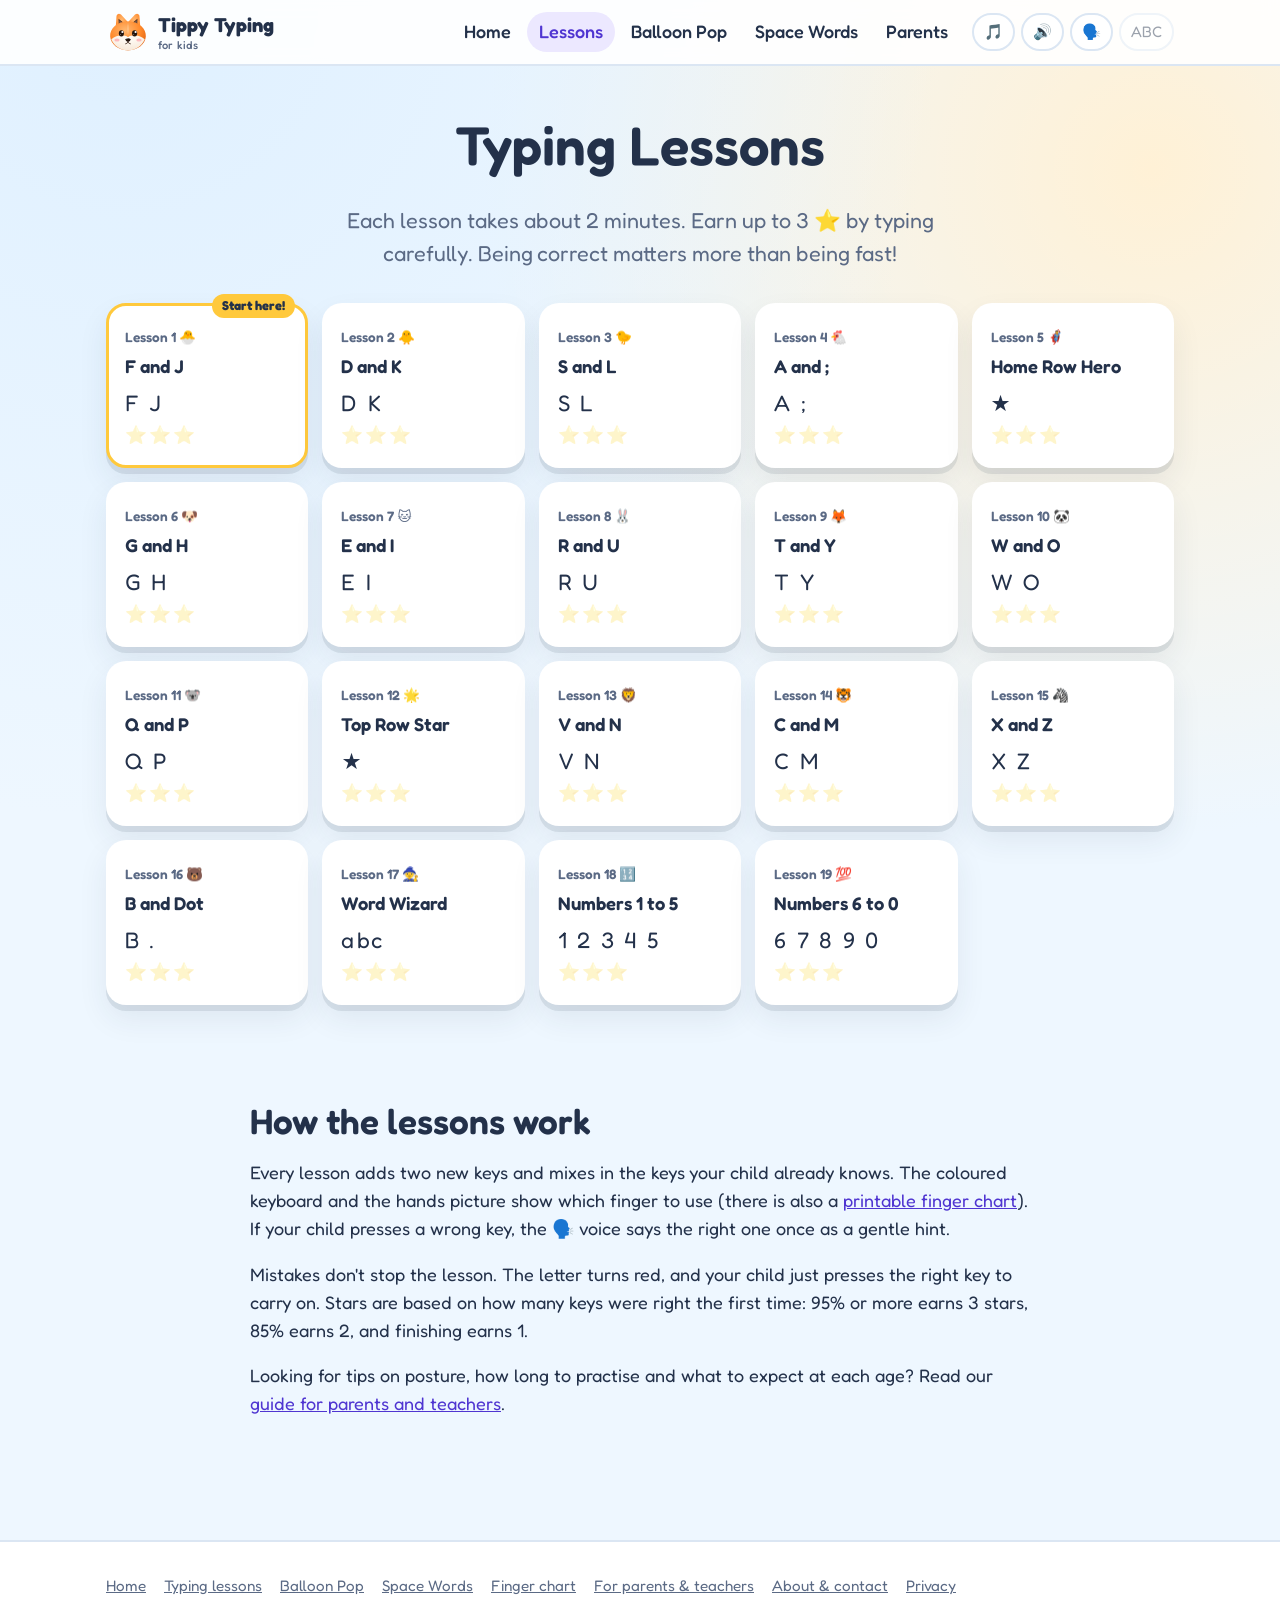
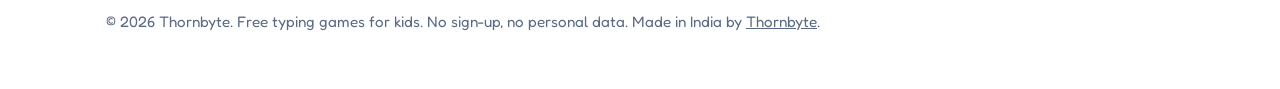
<file: learn.html>
<!doctype html>
<html lang="en">
<head>
<meta charset="utf-8">
<meta name="viewport" content="width=device-width, initial-scale=1">
<title>Free Typing Lessons for Kids – 19 Easy Steps | Tippy Typing</title>
<meta name="description" content="19 free, step-by-step typing lessons for kids: home row, top row, bottom row and numbers, with a colour finger guide, glowing keys and stars to earn.">
<link rel="canonical" href="https://tippytyping.thornbyte.in/learn.html">
<meta name="robots" content="index, follow, max-image-preview:large">
<meta name="theme-color" content="#6c4ff6">
<link rel="icon" href="favicon.ico" sizes="48x48">
<link rel="icon" href="assets/icon.svg" type="image/svg+xml">
<link rel="icon" href="assets/icon-192.png" type="image/png" sizes="192x192">
<link rel="apple-touch-icon" href="assets/icon-180.png">
<link rel="manifest" href="manifest.webmanifest">
<meta property="og:site_name" content="Tippy Typing">
<meta property="og:type" content="website">
<meta property="og:locale" content="en_US">
<meta property="og:title" content="Typing Lessons for Kids | Tippy Typing">
<meta property="og:description" content="19 free, step-by-step typing lessons for kids: home row, top row, bottom row and numbers, with a colour finger guide, glowing keys and stars to earn.">
<meta property="og:url" content="https://tippytyping.thornbyte.in/learn.html">
<meta property="og:image" content="https://tippytyping.thornbyte.in/assets/og-image.png">
<meta property="og:image:width" content="1200">
<meta property="og:image:height" content="630">
<meta property="og:image:alt" content="Tippy the fox with letter balloons: free typing games for kids">
<meta name="twitter:card" content="summary_large_image">
<meta name="twitter:title" content="Typing Lessons for Kids | Tippy Typing">
<meta name="twitter:description" content="19 free, step-by-step typing lessons for kids: home row, top row, bottom row and numbers, with a colour finger guide, glowing keys and stars to earn.">
<meta name="twitter:image" content="https://tippytyping.thornbyte.in/assets/og-image.png">
<link rel="preconnect" href="https://fonts.googleapis.com">
<link rel="preconnect" href="https://fonts.gstatic.com" crossorigin>
<link href="https://fonts.googleapis.com/css2?family=Fredoka:wght@400;500;600;700&display=swap" rel="stylesheet">
<link rel="stylesheet" href="assets/style.css?v=3">
<script src="assets/app.js?v=3"></script>
<script src="assets/art.js?v=3"></script>
<script src="assets/fx.js?v=3"></script>
<script src="assets/music.js?v=3"></script>
<script src="assets/data.js?v=3"></script>
<script type="application/ld+json" id="crumbs">{"@context": "https://schema.org", "@type": "BreadcrumbList", "itemListElement": [{"@type": "ListItem", "position": 1, "name": "Tippy Typing", "item": "https://tippytyping.thornbyte.in/"}, {"@type": "ListItem", "position": 2, "name": "Typing Lessons", "item": "https://tippytyping.thornbyte.in/learn.html"}]}</script>
<script type="application/ld+json">
{"@context": "https://schema.org", "@type": "Course", "name": "Typing Lessons for Kids", "url": "https://tippytyping.thornbyte.in/learn.html", "image": "https://tippytyping.thornbyte.in/assets/og-image.png", "description": "19 free, step-by-step touch typing lessons for children aged 5 to 10: home row, top row, bottom row and numbers, with a colour finger guide.", "provider": {"@type": "Organization", "@id": "https://thornbyte.in/#org", "name": "Thornbyte", "url": "https://thornbyte.in", "logo": {"@type": "ImageObject", "url": "https://thornbyte.in/icon-512.png", "width": 512, "height": 512}}, "inLanguage": "en", "isAccessibleForFree": true, "educationalLevel": "Beginner", "teaches": "Touch typing on a computer keyboard", "audience": {"@type": "EducationalAudience", "educationalRole": "student", "audienceType": "Children aged 5 to 10"}, "offers": {"@type": "Offer", "price": "0", "priceCurrency": "USD", "category": "Free"}, "hasCourseInstance": {"@type": "CourseInstance", "courseMode": "Online", "courseWorkload": "PT5M"}}
</script>
</head>
<body data-music="calm">
<header class="site-header"><div class="wrap">
  <a class="logo" href="./"><span class="mascot" data-fox="happy" aria-hidden="true"></span><span>Tippy Typing<small>for kids</small></span></a>
  <nav class="nav" aria-label="Main"><a href="./">Home</a><a href="learn.html" aria-current="page">Lessons</a><a href="balloon-pop.html">Balloon Pop</a><a href="space-words.html">Space Words</a><a href="parents.html">Parents</a></nav>
  <div class="toggles"><button class="toggle" data-setting="music" title="Music on or off" aria-label="Music">🎵</button><button class="toggle" data-setting="sound" title="Sound on or off" aria-label="Sound">🔊</button><button class="toggle" data-setting="voice" title="Voice hint: says the right key once after a mistake" aria-label="Voice">🗣️</button><button class="toggle" data-setting="caps" title="Show capital letters" aria-label="Capital letters">ABC</button></div>
</div></header>

<main>
  <!-- Lesson menu -->
  <div id="menu" class="wrap" hidden>
    <div class="hero" style="padding-bottom:8px">
      <h1>Typing Lessons</h1>
      <p class="lead">Each lesson takes about 2 minutes. Earn up to 3 ⭐ by typing carefully. Being correct matters more than being fast!</p>
    </div>
    <div class="lesson-list" id="lessons"></div>
    <div class="ad-slot" data-ad-slot=""></div>
    <section class="narrow prose" style="margin:0 auto">
      <h2>How the lessons work</h2>
      <p>Every lesson adds two new keys and mixes in the keys your child already knows. The coloured keyboard and the hands picture show which finger to use (there is also a <a href="keyboard-finger-chart.html">printable finger chart</a>). If your child presses a wrong key, the 🗣️ voice says the right one once as a gentle hint.</p>
      <p>Mistakes don't stop the lesson. The letter turns red, and your child just presses the right key to carry on. Stars are based on how many keys were right the first time: 95% or more earns 3 stars, 85% earns 2, and finishing earns 1.</p>
      <p>Looking for tips on posture, how long to practise and what to expect at each age? Read our <a href="parents.html">guide for parents and teachers</a>.</p>
    </section>
  </div>

  <!-- Lesson trainer -->
  <div id="trainer" class="wrap trainer" hidden>
    <div class="trainer-top">
      <a class="btn alt small" href="learn.html">← Lessons</a>
      <h2 id="t-title" class="h1">Lesson</h2>
      <span class="pill" id="t-count" style="font-weight:600"></span>
    </div>
    <div class="progress" aria-hidden="true"><i id="t-bar"></i></div>
    <div class="coach"><div class="coach-fox" id="t-fox" data-fox="happy"></div><div class="bubble" id="t-tip" aria-live="polite"></div></div>
    <div class="typetext" id="t-text" aria-live="polite"></div>
    <div class="finger-hint" id="t-hint"></div>
    <div id="t-hands"></div>
    <div id="t-kb"></div>
  </div>
</main>

<footer class="site-footer"><div class="wrap">
  <div class="links"><a href="./">Home</a><a href="learn.html">Typing lessons</a><a href="balloon-pop.html">Balloon Pop</a><a href="space-words.html">Space Words</a><a href="keyboard-finger-chart.html">Finger chart</a><a href="parents.html">For parents &amp; teachers</a><a href="about.html">About &amp; contact</a><a href="privacy.html">Privacy</a></div>
  <p>© <span data-year>2026</span> Thornbyte. Free typing games for kids. No sign-up, no personal data. Made in India by <a href="https://thornbyte.in">Thornbyte</a>.</p>
</div></footer>

<script>
(function () {
  'use strict';
  const { LESSONS, WORDS, ALL_WORDS } = TK_DATA;
  const id = new URLSearchParams(location.search).get('l');
  const idx = LESSONS.findIndex(l => l.id === id);
  if (idx < 0) return renderMenu();
  startLesson(idx);

  function keyLabel(k) { return k === ';' ? ';' : k === '.' ? '.' : k.toUpperCase(); }

  function renderMenu() {
    document.getElementById('menu').hidden = false;
    const stars = TK.getStars();
    const next = LESSONS.findIndex(l => !stars[l.id]);
    document.getElementById('lessons').innerHTML = LESSONS.map((l, i) => {
      const s = stars[l.id] || 0;
      const keys = l.keys ? [...l.keys].map(keyLabel).join(' ') : (l.words ? 'abc' : '★');
      return `<a class="lesson-tile${i === next ? ' next' : ''}" href="learn.html?l=${l.id}">
        <span class="num">Lesson ${i + 1} ${l.emoji}</span><span class="t">${l.title}</span>
        <span class="keys">${keys}</span><br><span class="st" aria-label="${s} of 3 stars">${'⭐'.repeat(s)}${'<span style="opacity:.25">⭐</span>'.repeat(3 - s)}</span></a>`;
    }).join('');
  }

  // Letters taught before lesson i (numbers lessons don't add letters)
  function lettersBefore(i) { let s = ''; for (let j = 0; j < i; j++) if (!LESSONS[j].numbers) s += LESSONS[j].keys; return s; }

  function buildText(i) {
    const L = LESSONS[i];
    const groups = [];
    const randFrom = (src, n) => Array.from({ length: n }, () => TK.pick(src)).join('');
    if (L.numbers) {
      const nk = [...L.keys];
      nk.forEach(n => groups.push(n + n));
      for (let g = 0; g < 5; g++) groups.push(randFrom(nk, 3));
      return groups.join(' ');
    }
    if (L.words) {
      return TK.shuffle(WORDS.short.concat(WORDS.medium)).slice(0, 9).join(' ');
    }
    const known = lettersBefore(i) + L.keys;
    const pool = [...known.replace(/[;.]/g, '')];
    const words = TK.shuffle(ALL_WORDS.filter(w => w.length >= 2 && w.length <= 5 &&
      [...w].every(c => known.includes(c)) && (L.review || [...L.keys].some(c => w.includes(c))))).slice(0, 4);
    if (L.review) {
      for (let g = 0; g < 10 - words.length; g++) groups.push(randFrom(pool, 3));
    } else {
      const [a, b] = [...L.keys];
      groups.push(a + a + a, b + b + b, a + b + a, b + a + b);
      const nk = [...L.keys];
      for (let g = 0; g < Math.max(3, 10 - 4 - words.length); g++) {
        groups.push(Array.from({ length: 3 }, () => Math.random() < .55 || !pool.length ? TK.pick(nk) : TK.pick(pool)).join(''));
      }
    }
    return groups.concat(words).join(' ');
  }

  function startLesson(i) {
    const L = LESSONS[i];
    document.title = `Lesson ${i + 1}: ${L.title} – Typing Lessons for Kids | Tippy Typing`;
    document.getElementById('trainer').hidden = false;
    document.getElementById('t-title').textContent = `${L.emoji} Lesson ${i + 1}: ${L.title}`;
    const tipEl = document.getElementById('t-tip'), foxEl = document.getElementById('t-fox');
    tipEl.textContent = L.tip;
    const CHEERS = ['Great job!', 'Super!', 'You\'re a star!', 'Wow, so good!', 'Keep going!', 'Awesome fingers!', 'Fantastic!'];
    let streak = 0, foxTimer = 0;
    // Tippy reacts: a happy jump for every 8 correct keys in a row, a gentle "oops" on a mistake.
    function coach(text, mood) {
      tipEl.textContent = text;
      tipEl.classList.remove('pop'); void tipEl.offsetWidth; tipEl.classList.add('pop');
      foxEl.innerHTML = TKArt.fox(mood);
      foxEl.classList.remove('jump', 'sad'); void foxEl.offsetWidth; foxEl.classList.add(mood === 'oops' ? 'sad' : 'jump');
      clearTimeout(foxTimer);
      foxTimer = setTimeout(() => { foxEl.innerHTML = TKArt.fox('happy'); foxEl.classList.remove('jump', 'sad'); }, 1400);
    }
    const textEl = document.getElementById('t-text'), bar = document.getElementById('t-bar'), hint = document.getElementById('t-hint'), count = document.getElementById('t-count');
    const handsUI = TK.hands(document.getElementById('t-hands'));
    const kb = TK.keyboard(document.getElementById('t-kb'), { numbers: !!L.numbers, onKey: type });
    const trainer = document.getElementById('trainer'), fx = TKFX.create(trainer);

    let chars, spans, pos, mistakes, wrongHere, start, done;

    function reset() {
      chars = [...buildText(i)];
      pos = 0; mistakes = 0; wrongHere = false; start = 0; done = false; streak = 0;
      tipEl.textContent = L.tip;
      render();
      update();
      fx.resize();
      // fetch the voice hints for this lesson's keys now, so a hint plays instantly
      TK.preloadVoice([...new Set(chars)].map(TK.keyClip));
    }
    function render() {
      textEl.innerHTML = '';
      // Letters of one group sit in a .grp so a group never breaks across two lines.
      let grp = null;
      spans = chars.map(c => {
        const s = document.createElement('span');
        if (c === ' ') { s.className = 'sp'; s.innerHTML = '&nbsp;'; textEl.appendChild(s); grp = null; return s; }
        if (!grp) { grp = document.createElement('span'); grp.className = 'grp'; textEl.appendChild(grp); }
        s.textContent = TK.show(c);
        grp.appendChild(s);
        return s;
      });
    }
    function update() {
      spans.forEach((s, j) => { s.className = (chars[j] === ' ' ? 'sp ' : '') + (j < pos ? 'done' : j === pos ? (wrongHere ? 'cur err' : 'cur') : 'future'); });
      bar.style.width = (pos / chars.length * 100) + '%';
      count.textContent = `${pos} / ${chars.length}`;
      const c = chars[pos];
      if (c === undefined) { kb.highlight([]); handsUI.highlight(null); hint.textContent = ''; return; }
      const f = TK.FINGER_OF[c];
      kb.highlight([c]);
      handsUI.highlight(f);
      hint.innerHTML = `<span class="dot" style="background:var(--f-${f})"></span>Press <b>${c === ' ' ? 'SPACE' : keyLabel(c)}</b> with your <b>${TK.FINGER_NAME[f]}</b>`;
    }
    function type(k) {
      if (done) return;
      if (k === 'Escape' || k === 'Backspace' || k === 'Enter') return;
      if (!start) start = performance.now();
      const want = chars[pos];
      if (k === want) {
        kb.flash(k, true);
        TK.sfx.tick();
        pos++; wrongHere = false;
        if (++streak % 8 === 0 && pos < chars.length) coach(TK.pick(CHEERS), 'wow');
        update();
        // the letter just typed hops and sparkles
        const sp = spans[pos - 1], r = sp.getBoundingClientRect(), tr = trainer.getBoundingClientRect();
        sp.classList.add('just');
        fx.sparkle(r.left - tr.left + r.width / 2, r.top - tr.top + r.height / 2, k === ' ' ? 3 : 5);
        if (pos >= chars.length) return finish();
      } else {
        kb.flash(k, false);
        TK.sfx.wrong();
        // Say the right key only once per mistake, never on every key press.
        if (!wrongHere) { mistakes++; TK.sayKey(want); coach(`Oops! Find the glowing ${want === ' ' ? 'SPACE bar' : keyLabel(want) + ' key'}.`, 'oops'); }
        wrongHere = true;
        streak = 0;
        update();
      }
    }
    function finish() {
      done = true;
      const mins = Math.max((performance.now() - start) / 60000, 1 / 60);
      const acc = Math.round((chars.length - mistakes) / chars.length * 100);
      const stars = acc >= 95 ? 3 : acc >= 85 ? 2 : 1;
      const sticker = TK.saveStars(L.id, stars);
      const next = LESSONS[i + 1];
      const msg = stars === 3 ? 'Amazing! Perfect fingers!' : stars === 2 ? 'Great job! Keep practising.' : 'You finished! Try again for more stars.';
      TK.showResult({
        title: stars === 3 ? '🏆 Super star!' : '🎉 Lesson done!',
        stars, message: msg, sticker, say: msg,
        stats: [`🎯 ${acc}% correct`, `⚡ ${Math.round(chars.length / mins)} letters a minute`],
        actions: [
          next ? { label: `Next: ${next.title} →`, href: `learn.html?l=${next.id}` } : { label: '🎈 Play Balloon Pop', href: 'balloon-pop.html' },
          { label: '↻ Try again', onClick: reset },
          { label: 'All lessons', href: 'learn.html' }
        ]
      });
    }

    TK.onType(type);
    document.addEventListener('tk-settings', e => { if (e.detail === 'caps') { render(); update(); } });
    reset();
  }
})();
</script>
</body>
</html>
</file>
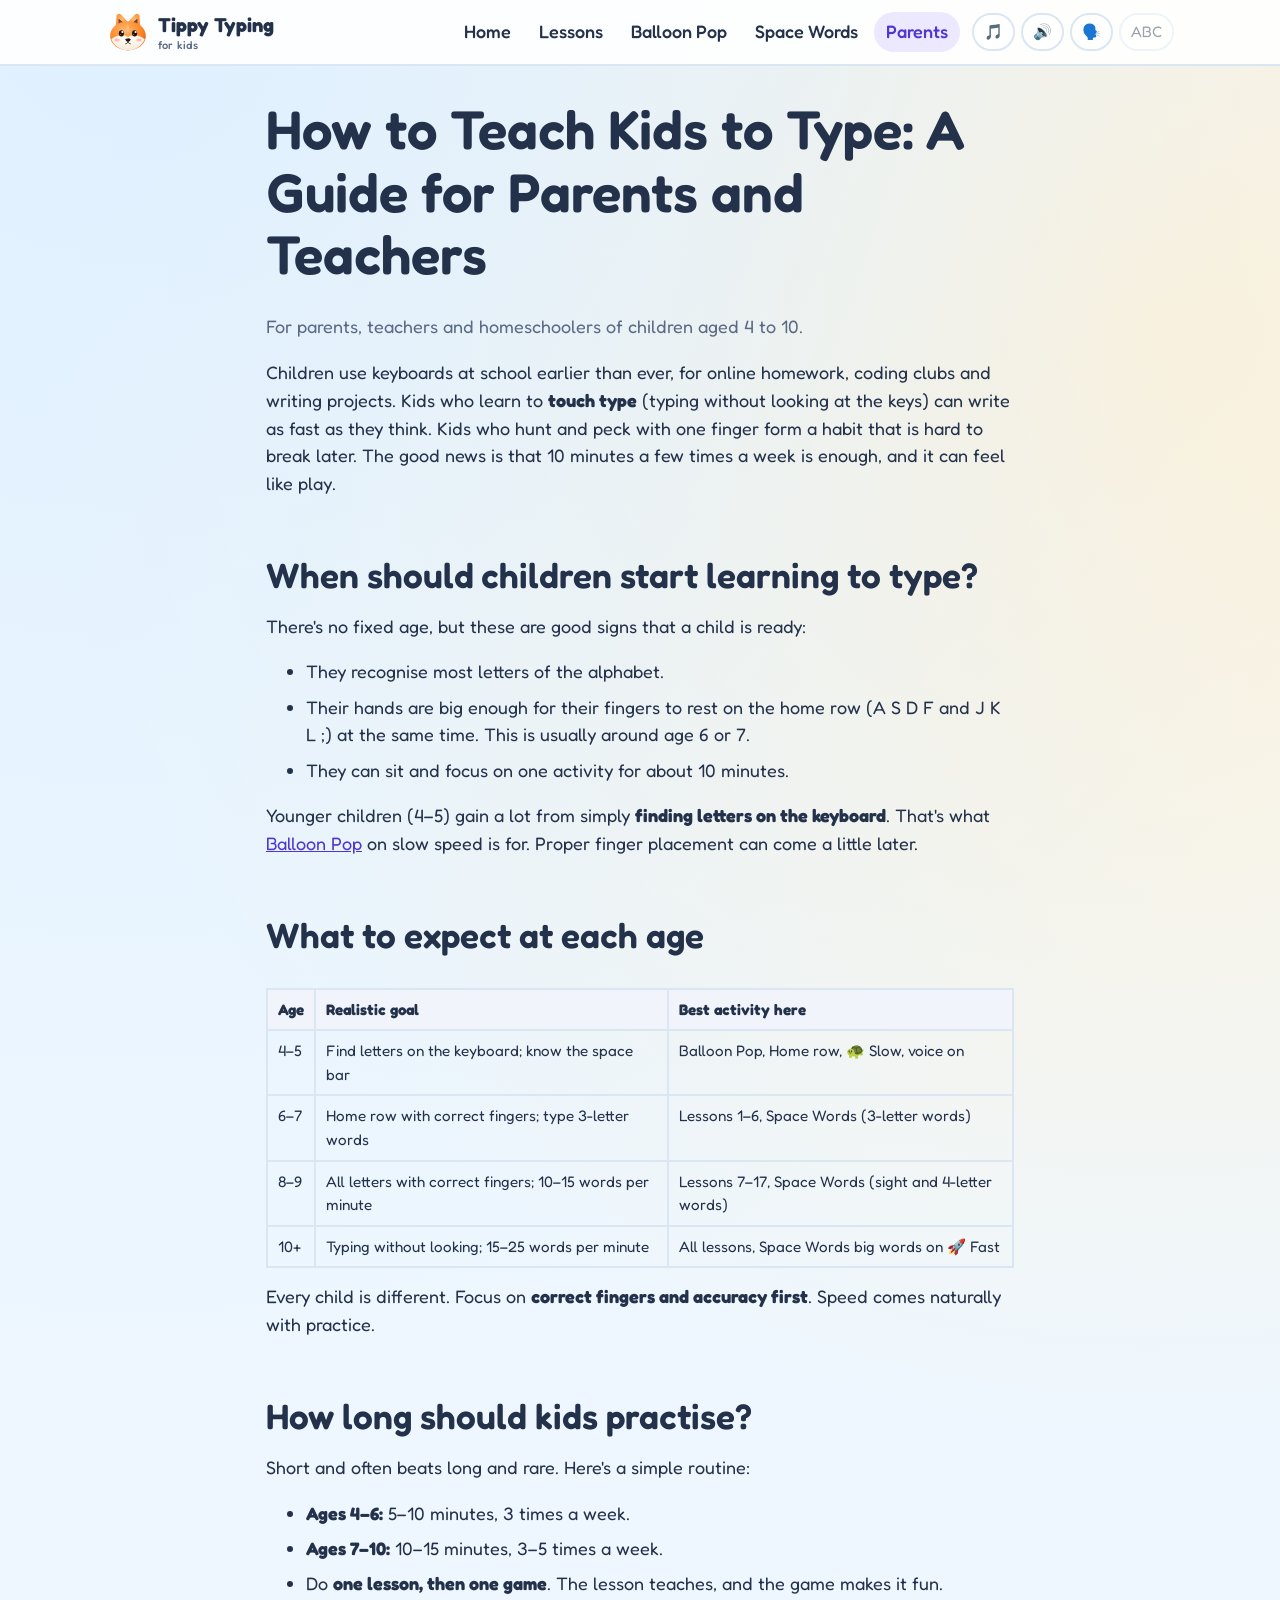
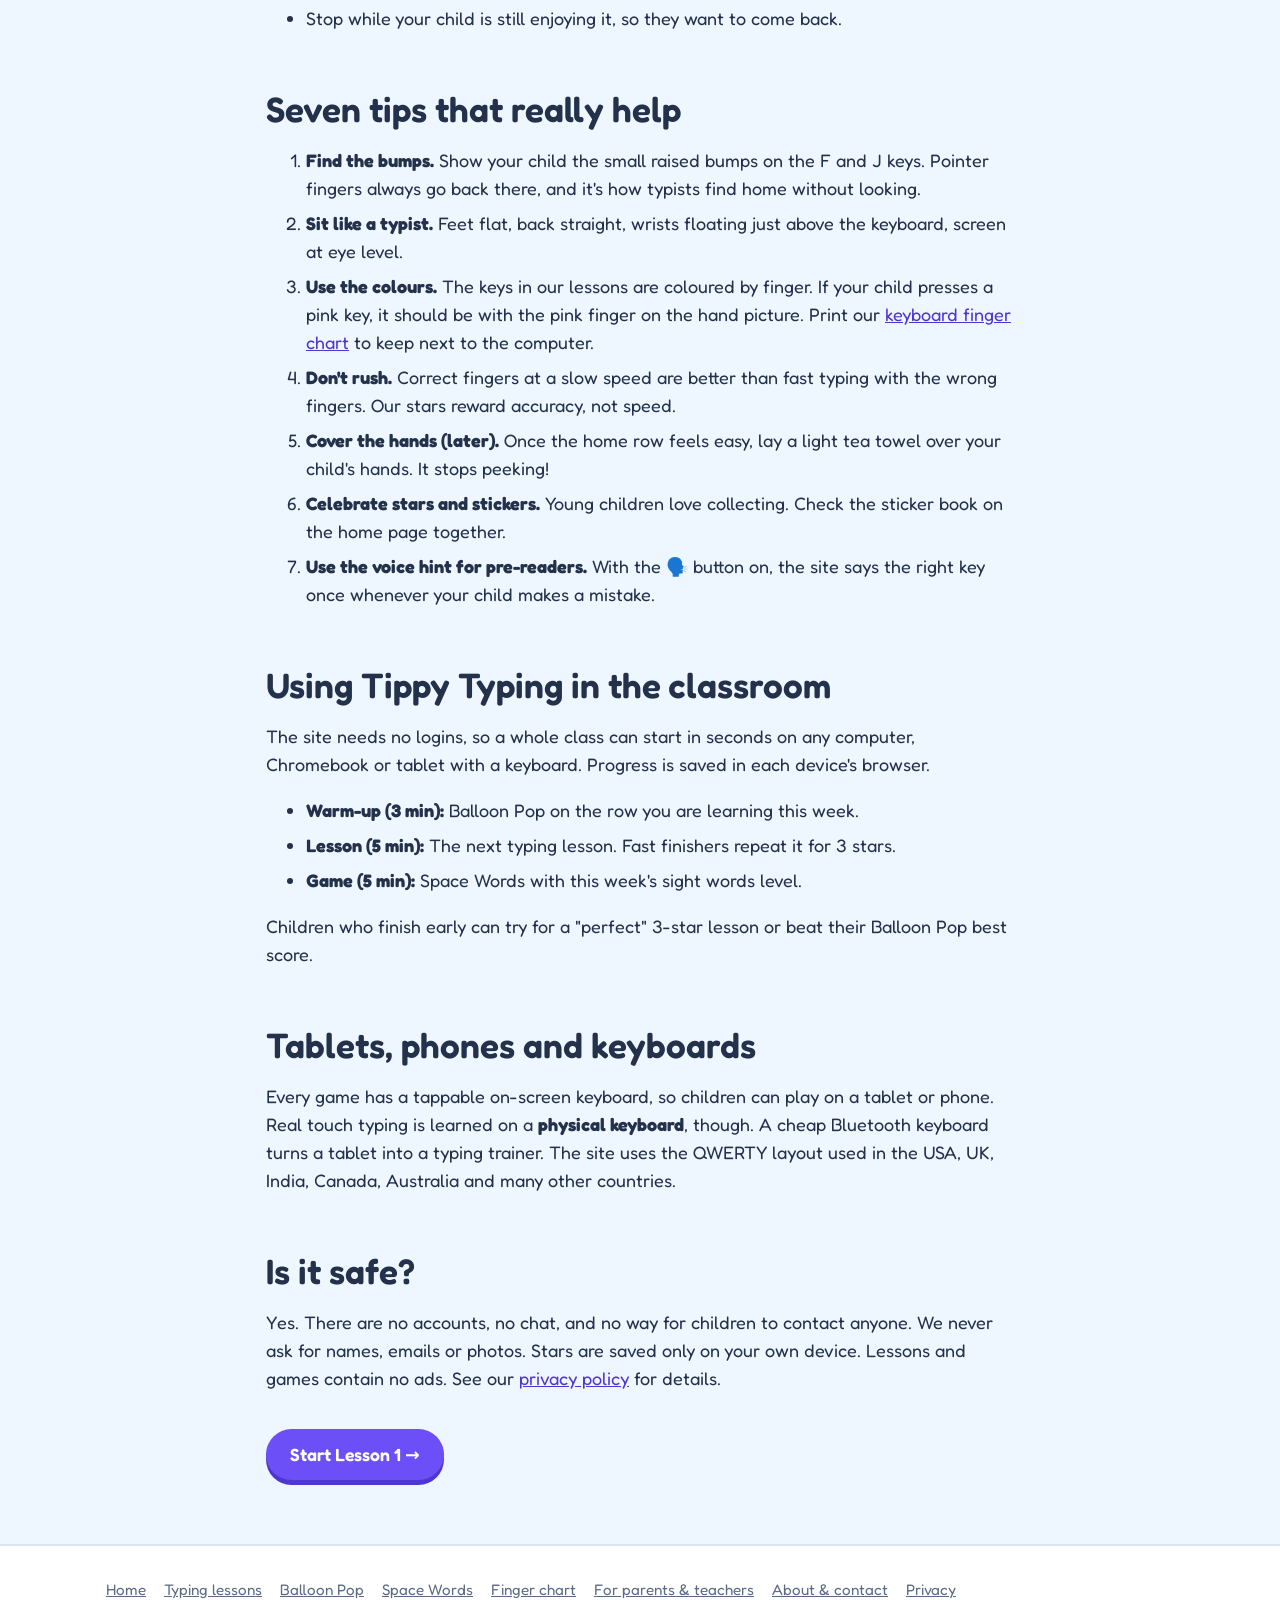
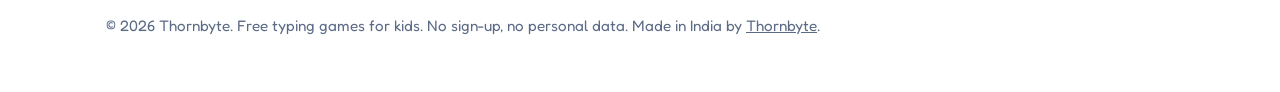
<file: parents.html>
<!doctype html>
<html lang="en">
<head>
<meta charset="utf-8">
<meta name="viewport" content="width=device-width, initial-scale=1">
<title>How to Teach Kids to Type – Parent Guide | Tippy Typing</title>
<meta name="description" content="When should kids learn to type, and how long should they practise? Age-by-age goals, tips and a classroom plan for parents and teachers of kids aged 4–10.">
<link rel="canonical" href="https://tippytyping.thornbyte.in/parents.html">
<meta name="robots" content="index, follow, max-image-preview:large">
<meta name="theme-color" content="#6c4ff6">
<link rel="icon" href="favicon.ico" sizes="48x48">
<link rel="icon" href="assets/icon.svg" type="image/svg+xml">
<link rel="icon" href="assets/icon-192.png" type="image/png" sizes="192x192">
<link rel="apple-touch-icon" href="assets/icon-180.png">
<link rel="manifest" href="manifest.webmanifest">
<meta property="og:site_name" content="Tippy Typing">
<meta property="og:type" content="article">
<meta property="og:locale" content="en_US">
<meta property="og:title" content="How to Teach Kids to Type – Parent &amp; Teacher Guide">
<meta property="og:description" content="When should kids learn to type, and how long should they practise? Age-by-age goals, tips and a classroom plan for parents and teachers of kids aged 4–10.">
<meta property="og:url" content="https://tippytyping.thornbyte.in/parents.html">
<meta property="og:image" content="https://tippytyping.thornbyte.in/assets/og-image.png">
<meta property="og:image:width" content="1200">
<meta property="og:image:height" content="630">
<meta property="og:image:alt" content="Tippy the fox with letter balloons: free typing games for kids">
<meta name="twitter:card" content="summary_large_image">
<meta name="twitter:title" content="How to Teach Kids to Type – Parent &amp; Teacher Guide">
<meta name="twitter:description" content="When should kids learn to type, and how long should they practise? Age-by-age goals, tips and a classroom plan for parents and teachers of kids aged 4–10.">
<meta name="twitter:image" content="https://tippytyping.thornbyte.in/assets/og-image.png">
<link rel="preconnect" href="https://fonts.googleapis.com">
<link rel="preconnect" href="https://fonts.gstatic.com" crossorigin>
<link href="https://fonts.googleapis.com/css2?family=Fredoka:wght@400;500;600;700&display=swap" rel="stylesheet">
<link rel="stylesheet" href="assets/style.css?v=3">
<script type="application/ld+json">
{"@context": "https://schema.org", "@type": "Article", "headline": "How to Teach Kids to Type: A Guide for Parents and Teachers", "image": "https://tippytyping.thornbyte.in/assets/og-image.png", "author": {"@type": "Organization", "@id": "https://thornbyte.in/#org", "name": "Thornbyte", "url": "https://thornbyte.in", "logo": {"@type": "ImageObject", "url": "https://thornbyte.in/icon-512.png", "width": 512, "height": 512}}, "publisher": {"@type": "Organization", "@id": "https://thornbyte.in/#org", "name": "Thornbyte", "url": "https://thornbyte.in", "logo": {"@type": "ImageObject", "url": "https://thornbyte.in/icon-512.png", "width": 512, "height": 512}}, "datePublished": "2026-10-30", "dateModified": "2026-10-31", "inLanguage": "en", "mainEntityOfPage": "https://tippytyping.thornbyte.in/parents.html"}
</script>
<script src="assets/app.js?v=3"></script>
<script src="assets/art.js?v=3"></script>
<script type="application/ld+json" id="crumbs">{"@context": "https://schema.org", "@type": "BreadcrumbList", "itemListElement": [{"@type": "ListItem", "position": 1, "name": "Tippy Typing", "item": "https://tippytyping.thornbyte.in/"}, {"@type": "ListItem", "position": 2, "name": "Guide for Parents & Teachers", "item": "https://tippytyping.thornbyte.in/parents.html"}]}</script>
</head>
<body>
<header class="site-header"><div class="wrap">
  <a class="logo" href="./"><span class="mascot" data-fox="happy" aria-hidden="true"></span><span>Tippy Typing<small>for kids</small></span></a>
  <nav class="nav" aria-label="Main"><a href="./">Home</a><a href="learn.html">Lessons</a><a href="balloon-pop.html">Balloon Pop</a><a href="space-words.html">Space Words</a><a href="parents.html" aria-current="page">Parents</a></nav>
  <div class="toggles"><button class="toggle" data-setting="music" title="Music on or off" aria-label="Music">🎵</button><button class="toggle" data-setting="sound" title="Sound on or off" aria-label="Sound">🔊</button><button class="toggle" data-setting="voice" title="Voice hint: says the right key once after a mistake" aria-label="Voice">🗣️</button><button class="toggle" data-setting="caps" title="Show capital letters" aria-label="Capital letters">ABC</button></div>
</div></header>

<main class="wrap narrow prose" style="padding-top:32px">
  <h1>How to Teach Kids to Type: A Guide for Parents and Teachers</h1>
  <p class="muted">For parents, teachers and homeschoolers of children aged 4 to 10.</p>

  <p>Children use keyboards at school earlier than ever, for online homework, coding clubs and writing projects. Kids who learn to <b>touch type</b> (typing without looking at the keys) can write as fast as they think. Kids who hunt and peck with one finger form a habit that is hard to break later. The good news is that 10 minutes a few times a week is enough, and it can feel like play.</p>

  <h2>When should children start learning to type?</h2>
  <p>There's no fixed age, but these are good signs that a child is ready:</p>
  <ul>
    <li>They recognise most letters of the alphabet.</li>
    <li>Their hands are big enough for their fingers to rest on the home row (A S D F and J K L ;) at the same time. This is usually around age 6 or 7.</li>
    <li>They can sit and focus on one activity for about 10 minutes.</li>
  </ul>
  <p>Younger children (4–5) gain a lot from simply <b>finding letters on the keyboard</b>. That's what <a href="balloon-pop.html">Balloon Pop</a> on slow speed is for. Proper finger placement can come a little later.</p>

  <h2>What to expect at each age</h2>
  <div class="table-scroll"><table>
    <tr><th>Age</th><th>Realistic goal</th><th>Best activity here</th></tr>
    <tr><td>4–5</td><td>Find letters on the keyboard; know the space bar</td><td>Balloon Pop, Home row, 🐢 Slow, voice on</td></tr>
    <tr><td>6–7</td><td>Home row with correct fingers; type 3-letter words</td><td>Lessons 1–6, Space Words (3-letter words)</td></tr>
    <tr><td>8–9</td><td>All letters with correct fingers; 10–15 words per minute</td><td>Lessons 7–17, Space Words (sight and 4-letter words)</td></tr>
    <tr><td>10+</td><td>Typing without looking; 15–25 words per minute</td><td>All lessons, Space Words big words on 🚀 Fast</td></tr>
  </table></div>
  <p>Every child is different. Focus on <b>correct fingers and accuracy first</b>. Speed comes naturally with practice.</p>

  <h2>How long should kids practise?</h2>
  <p>Short and often beats long and rare. Here's a simple routine:</p>
  <ul>
    <li><b>Ages 4–6:</b> 5–10 minutes, 3 times a week.</li>
    <li><b>Ages 7–10:</b> 10–15 minutes, 3–5 times a week.</li>
    <li>Do <b>one lesson, then one game</b>. The lesson teaches, and the game makes it fun.</li>
    <li>Stop while your child is still enjoying it, so they want to come back.</li>
  </ul>

  <h2>Seven tips that really help</h2>
  <ol>
    <li><b>Find the bumps.</b> Show your child the small raised bumps on the F and J keys. Pointer fingers always go back there, and it's how typists find home without looking.</li>
    <li><b>Sit like a typist.</b> Feet flat, back straight, wrists floating just above the keyboard, screen at eye level.</li>
    <li><b>Use the colours.</b> The keys in our lessons are coloured by finger. If your child presses a pink key, it should be with the pink finger on the hand picture. Print our <a href="keyboard-finger-chart.html">keyboard finger chart</a> to keep next to the computer.</li>
    <li><b>Don't rush.</b> Correct fingers at a slow speed are better than fast typing with the wrong fingers. Our stars reward accuracy, not speed.</li>
    <li><b>Cover the hands (later).</b> Once the home row feels easy, lay a light tea towel over your child's hands. It stops peeking!</li>
    <li><b>Celebrate stars and stickers.</b> Young children love collecting. Check the sticker book on the home page together.</li>
    <li><b>Use the voice hint for pre-readers.</b> With the 🗣️ button on, the site says the right key once whenever your child makes a mistake.</li>
  </ol>

  <div class="ad-slot" data-ad-slot=""></div>

  <h2>Using Tippy Typing in the classroom</h2>
  <p>The site needs no logins, so a whole class can start in seconds on any computer, Chromebook or tablet with a keyboard. Progress is saved in each device's browser.</p>
  <ul>
    <li><b>Warm-up (3 min):</b> Balloon Pop on the row you are learning this week.</li>
    <li><b>Lesson (5 min):</b> The next typing lesson. Fast finishers repeat it for 3 stars.</li>
    <li><b>Game (5 min):</b> Space Words with this week's sight words level.</li>
  </ul>
  <p>Children who finish early can try for a "perfect" 3-star lesson or beat their Balloon Pop best score.</p>

  <h2>Tablets, phones and keyboards</h2>
  <p>Every game has a tappable on-screen keyboard, so children can play on a tablet or phone. Real touch typing is learned on a <b>physical keyboard</b>, though. A cheap Bluetooth keyboard turns a tablet into a typing trainer. The site uses the QWERTY layout used in the USA, UK, India, Canada, Australia and many other countries.</p>

  <h2>Is it safe?</h2>
  <p>Yes. There are no accounts, no chat, and no way for children to contact anyone. We never ask for names, emails or photos. Stars are saved only on your own device. Lessons and games contain no ads. See our <a href="privacy.html">privacy policy</a> for details.</p>

  <p style="margin-top:2em"><a class="btn" href="learn.html">Start Lesson 1 →</a></p>
</main>

<footer class="site-footer"><div class="wrap">
  <div class="links"><a href="./">Home</a><a href="learn.html">Typing lessons</a><a href="balloon-pop.html">Balloon Pop</a><a href="space-words.html">Space Words</a><a href="keyboard-finger-chart.html">Finger chart</a><a href="parents.html">For parents &amp; teachers</a><a href="about.html">About &amp; contact</a><a href="privacy.html">Privacy</a></div>
  <p>© <span data-year>2026</span> Thornbyte. Free typing games for kids. No sign-up, no personal data. Made in India by <a href="https://thornbyte.in">Thornbyte</a>.</p>
</div></footer>
</body>
</html>
</file>
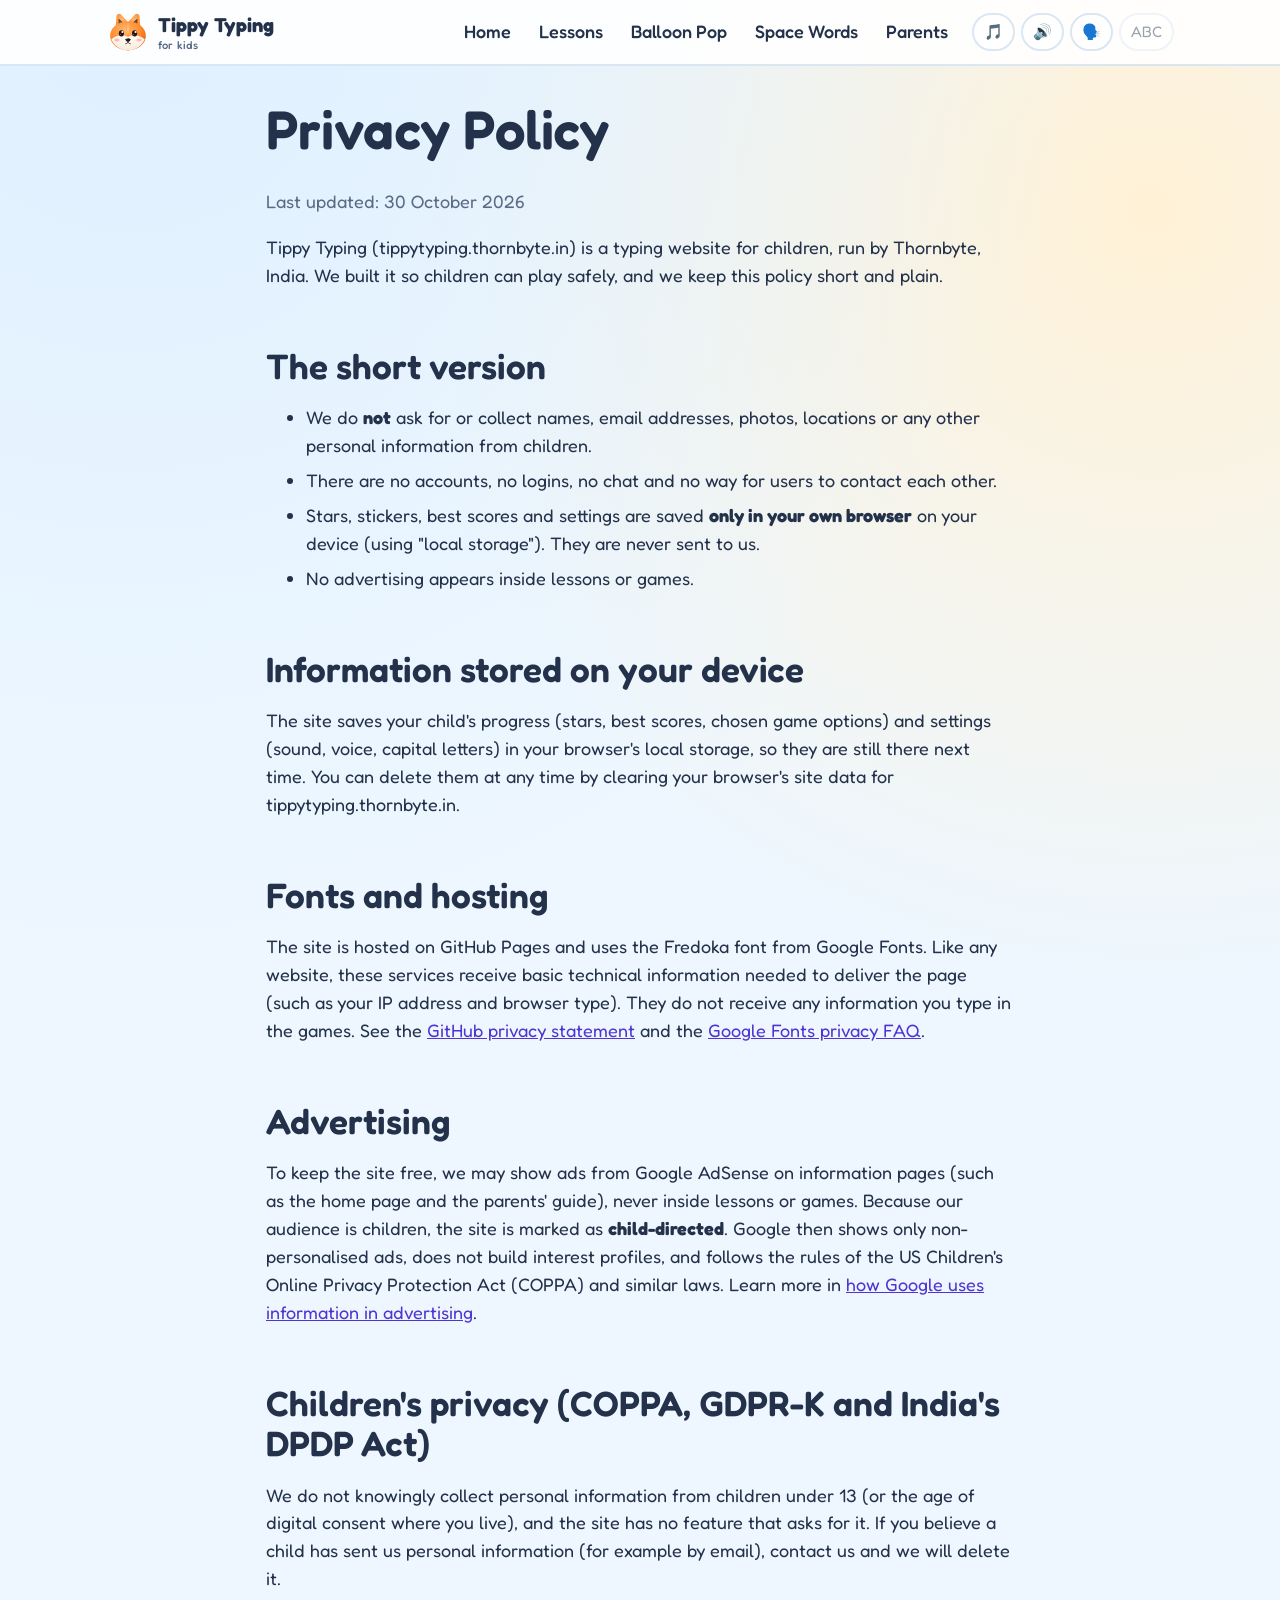
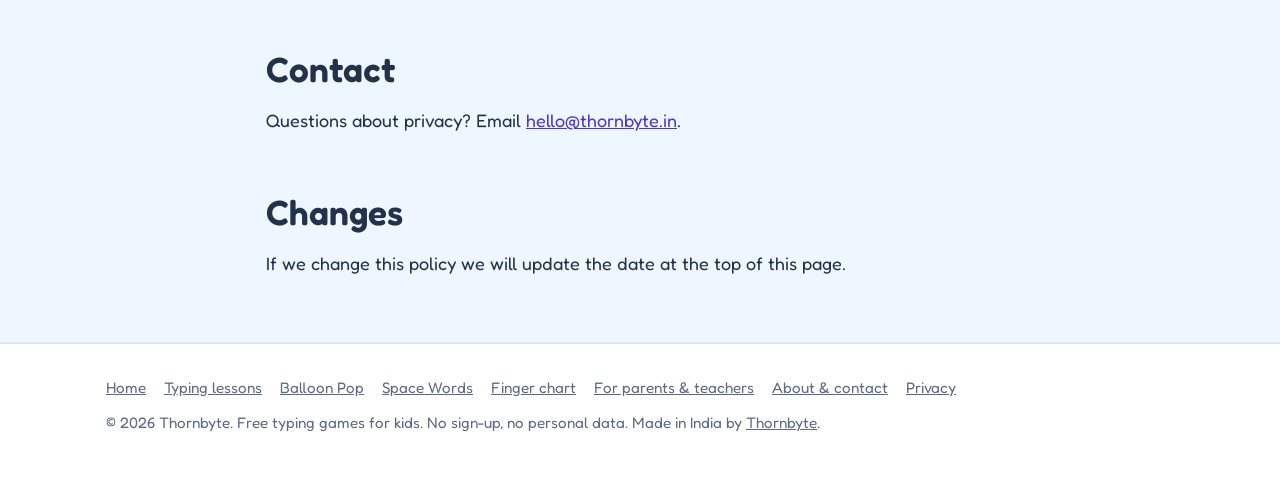
<file: privacy.html>
<!doctype html>
<html lang="en">
<head>
<meta charset="utf-8">
<meta name="viewport" content="width=device-width, initial-scale=1">
<title>Privacy Policy | Tippy Typing</title>
<meta name="description" content="Tippy Typing collects no personal information from children. Read how progress is stored on your device and how advertising works on this site.">
<link rel="canonical" href="https://tippytyping.thornbyte.in/privacy.html">
<meta name="robots" content="index, follow, max-image-preview:large">
<meta name="theme-color" content="#6c4ff6">
<link rel="icon" href="favicon.ico" sizes="48x48">
<link rel="icon" href="assets/icon.svg" type="image/svg+xml">
<link rel="icon" href="assets/icon-192.png" type="image/png" sizes="192x192">
<link rel="apple-touch-icon" href="assets/icon-180.png">
<link rel="manifest" href="manifest.webmanifest">
<meta property="og:site_name" content="Tippy Typing">
<meta property="og:type" content="website">
<meta property="og:locale" content="en_US">
<meta property="og:title" content="Privacy Policy | Tippy Typing">
<meta property="og:description" content="Tippy Typing collects no personal information from children. Read how progress is stored on your device and how advertising works on this site.">
<meta property="og:url" content="https://tippytyping.thornbyte.in/privacy.html">
<meta property="og:image" content="https://tippytyping.thornbyte.in/assets/og-image.png">
<meta property="og:image:width" content="1200">
<meta property="og:image:height" content="630">
<meta property="og:image:alt" content="Tippy the fox with letter balloons: free typing games for kids">
<meta name="twitter:card" content="summary_large_image">
<meta name="twitter:title" content="Privacy Policy | Tippy Typing">
<meta name="twitter:description" content="Tippy Typing collects no personal information from children. Read how progress is stored on your device and how advertising works on this site.">
<meta name="twitter:image" content="https://tippytyping.thornbyte.in/assets/og-image.png">
<link rel="preconnect" href="https://fonts.googleapis.com">
<link rel="preconnect" href="https://fonts.gstatic.com" crossorigin>
<link href="https://fonts.googleapis.com/css2?family=Fredoka:wght@400;500;600;700&display=swap" rel="stylesheet">
<link rel="stylesheet" href="assets/style.css?v=3">
<script src="assets/app.js?v=3"></script>
<script src="assets/art.js?v=3"></script>
<script type="application/ld+json" id="crumbs">{"@context": "https://schema.org", "@type": "BreadcrumbList", "itemListElement": [{"@type": "ListItem", "position": 1, "name": "Tippy Typing", "item": "https://tippytyping.thornbyte.in/"}, {"@type": "ListItem", "position": 2, "name": "Privacy Policy", "item": "https://tippytyping.thornbyte.in/privacy.html"}]}</script>
</head>
<body>
<header class="site-header"><div class="wrap">
  <a class="logo" href="./"><span class="mascot" data-fox="happy" aria-hidden="true"></span><span>Tippy Typing<small>for kids</small></span></a>
  <nav class="nav" aria-label="Main"><a href="./">Home</a><a href="learn.html">Lessons</a><a href="balloon-pop.html">Balloon Pop</a><a href="space-words.html">Space Words</a><a href="parents.html">Parents</a></nav>
  <div class="toggles"><button class="toggle" data-setting="music" title="Music on or off" aria-label="Music">🎵</button><button class="toggle" data-setting="sound" title="Sound on or off" aria-label="Sound">🔊</button><button class="toggle" data-setting="voice" title="Voice hint: says the right key once after a mistake" aria-label="Voice">🗣️</button><button class="toggle" data-setting="caps" title="Show capital letters" aria-label="Capital letters">ABC</button></div>
</div></header>

<main class="wrap narrow prose" style="padding-top:32px">
  <h1>Privacy Policy</h1>
  <p class="muted">Last updated: 30 October 2026</p>
  <p>Tippy Typing (tippytyping.thornbyte.in) is a typing website for children, run by Thornbyte, India. We built it so children can play safely, and we keep this policy short and plain.</p>

  <h2>The short version</h2>
  <ul>
    <li>We do <b>not</b> ask for or collect names, email addresses, photos, locations or any other personal information from children.</li>
    <li>There are no accounts, no logins, no chat and no way for users to contact each other.</li>
    <li>Stars, stickers, best scores and settings are saved <b>only in your own browser</b> on your device (using "local storage"). They are never sent to us.</li>
    <li>No advertising appears inside lessons or games.</li>
  </ul>

  <h2>Information stored on your device</h2>
  <p>The site saves your child's progress (stars, best scores, chosen game options) and settings (sound, voice, capital letters) in your browser's local storage, so they are still there next time. You can delete them at any time by clearing your browser's site data for tippytyping.thornbyte.in.</p>

  <h2>Fonts and hosting</h2>
  <p>The site is hosted on GitHub Pages and uses the Fredoka font from Google Fonts. Like any website, these services receive basic technical information needed to deliver the page (such as your IP address and browser type). They do not receive any information you type in the games. See the <a href="https://docs.github.com/en/site-policy/privacy-policies/github-general-privacy-statement" rel="noopener">GitHub privacy statement</a> and the <a href="https://developers.google.com/fonts/faq/privacy" rel="noopener">Google Fonts privacy FAQ</a>.</p>

  <h2>Advertising</h2>
  <p>To keep the site free, we may show ads from Google AdSense on information pages (such as the home page and the parents' guide), never inside lessons or games. Because our audience is children, the site is marked as <b>child-directed</b>. Google then shows only non-personalised ads, does not build interest profiles, and follows the rules of the US Children's Online Privacy Protection Act (COPPA) and similar laws. Learn more in <a href="https://policies.google.com/technologies/ads" rel="noopener">how Google uses information in advertising</a>.</p>

  <h2>Children's privacy (COPPA, GDPR-K and India's DPDP Act)</h2>
  <p>We do not knowingly collect personal information from children under 13 (or the age of digital consent where you live), and the site has no feature that asks for it. If you believe a child has sent us personal information (for example by email), contact us and we will delete it.</p>

  <h2>Contact</h2>
  <p>Questions about privacy? Email <a href="mailto:hello@thornbyte.in">hello@thornbyte.in</a>.</p>

  <h2>Changes</h2>
  <p>If we change this policy we will update the date at the top of this page.</p>
</main>

<footer class="site-footer"><div class="wrap">
  <div class="links"><a href="./">Home</a><a href="learn.html">Typing lessons</a><a href="balloon-pop.html">Balloon Pop</a><a href="space-words.html">Space Words</a><a href="keyboard-finger-chart.html">Finger chart</a><a href="parents.html">For parents &amp; teachers</a><a href="about.html">About &amp; contact</a><a href="privacy.html">Privacy</a></div>
  <p>© <span data-year>2026</span> Thornbyte. Free typing games for kids. No sign-up, no personal data. Made in India by <a href="https://thornbyte.in">Thornbyte</a>.</p>
</div></footer>
</body>
</html>
</file>
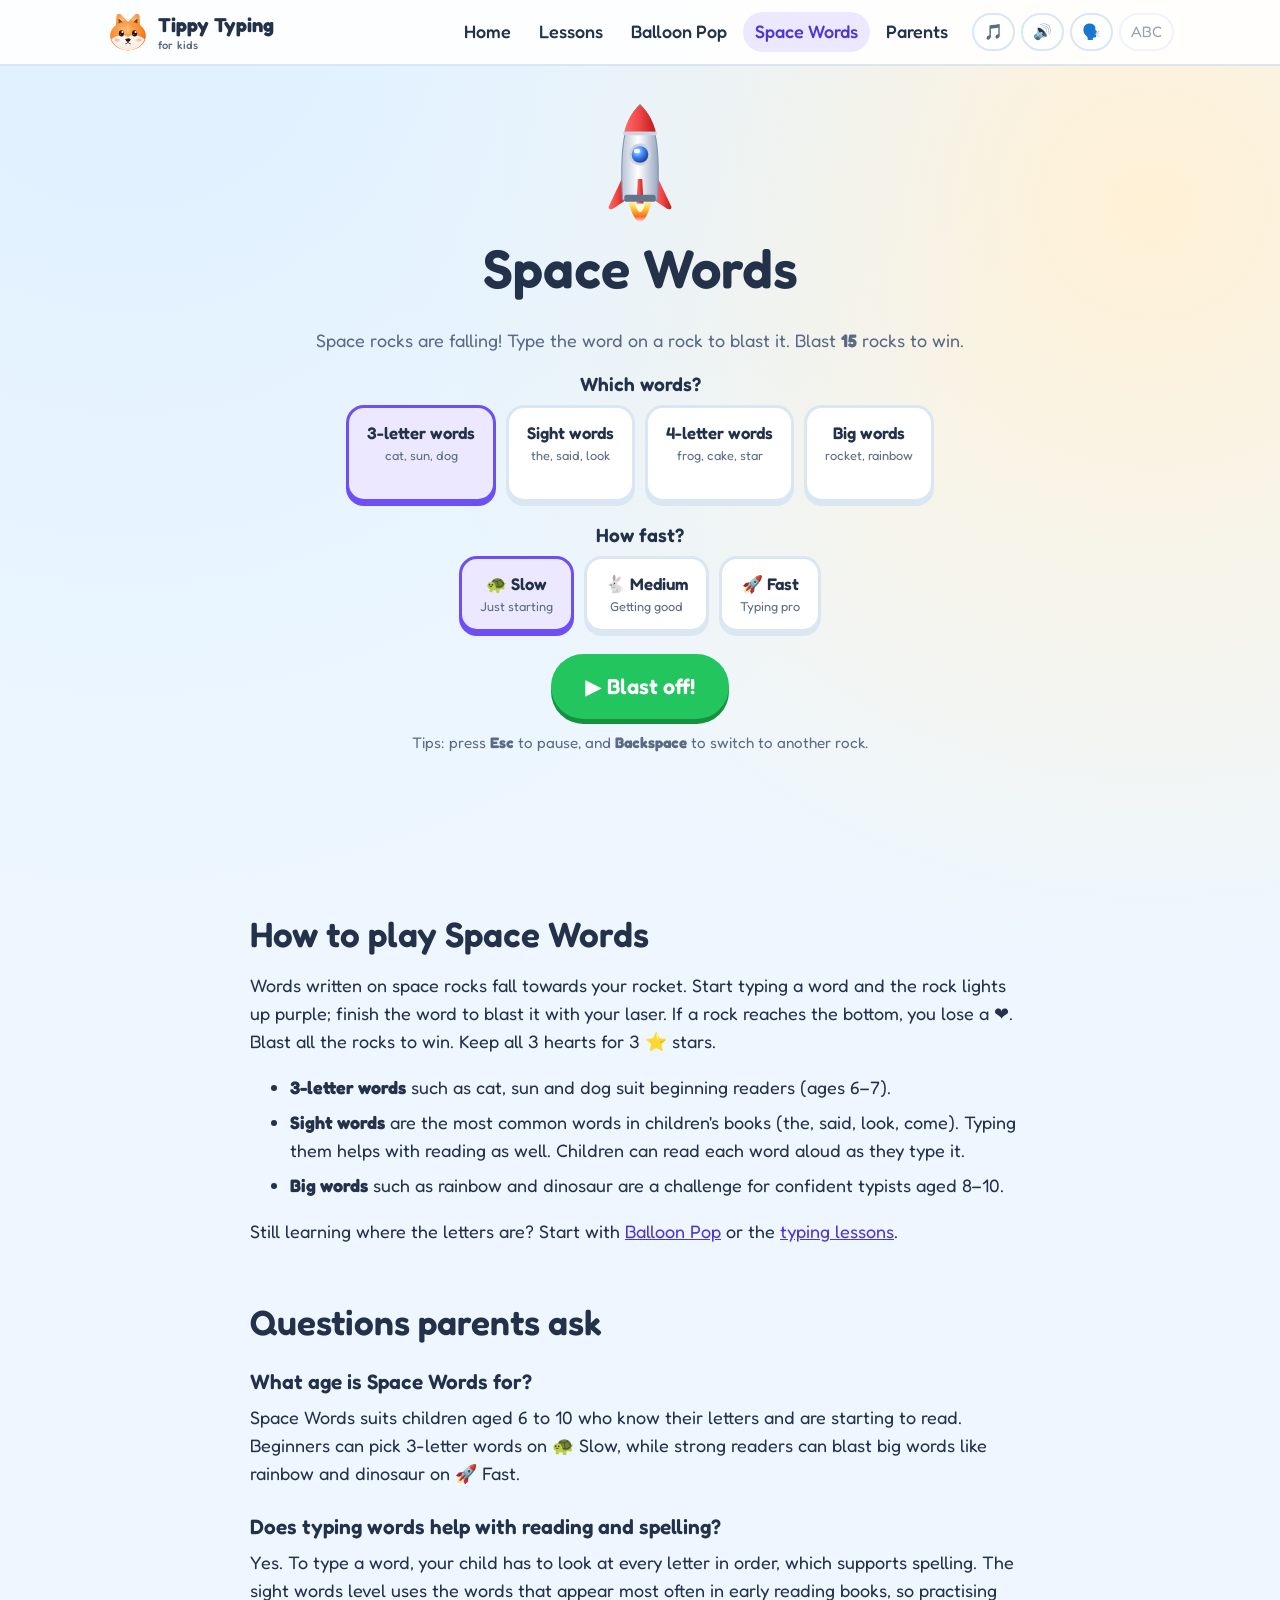
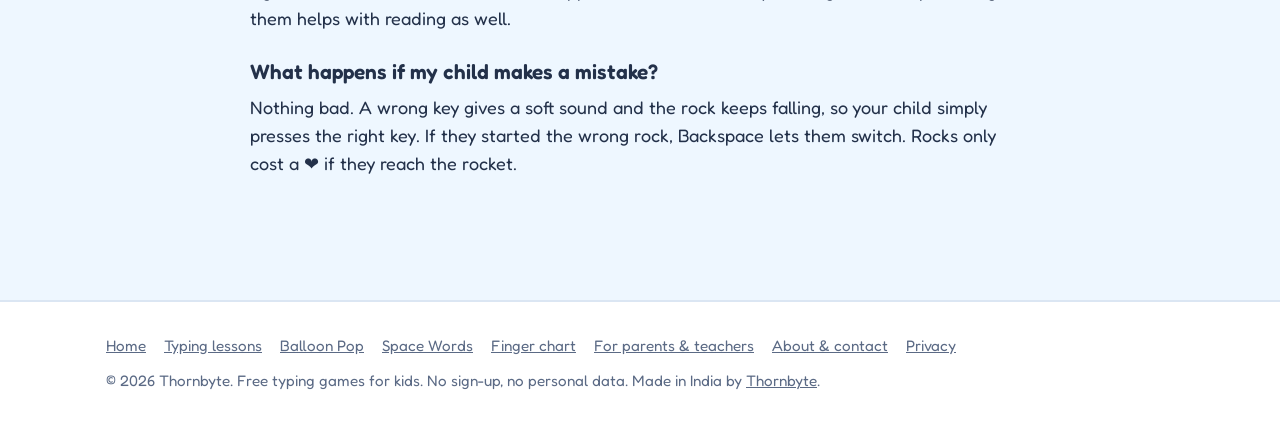
<file: space-words.html>
<!doctype html>
<html lang="en">
<head>
<meta charset="utf-8">
<meta name="viewport" content="width=device-width, initial-scale=1">
<title>Space Words – Free Word Typing Game for Kids | Tippy Typing</title>
<meta name="description" content="Space Words is a free word typing game for kids aged 6 to 10. Type words and sight words to blast space rocks before they reach your rocket.">
<link rel="canonical" href="https://tippytyping.thornbyte.in/space-words.html">
<meta name="robots" content="index, follow, max-image-preview:large">
<meta name="theme-color" content="#6c4ff6">
<link rel="icon" href="favicon.ico" sizes="48x48">
<link rel="icon" href="assets/icon.svg" type="image/svg+xml">
<link rel="icon" href="assets/icon-192.png" type="image/png" sizes="192x192">
<link rel="apple-touch-icon" href="assets/icon-180.png">
<link rel="manifest" href="manifest.webmanifest">
<meta property="og:site_name" content="Tippy Typing">
<meta property="og:type" content="website">
<meta property="og:locale" content="en_US">
<meta property="og:title" content="Space Words – Typing Game for Kids">
<meta property="og:description" content="Space Words is a free word typing game for kids aged 6 to 10. Type words and sight words to blast space rocks before they reach your rocket.">
<meta property="og:url" content="https://tippytyping.thornbyte.in/space-words.html">
<meta property="og:image" content="https://tippytyping.thornbyte.in/assets/og-image.png">
<meta property="og:image:width" content="1200">
<meta property="og:image:height" content="630">
<meta property="og:image:alt" content="Tippy the fox with letter balloons: free typing games for kids">
<meta name="twitter:card" content="summary_large_image">
<meta name="twitter:title" content="Space Words – Typing Game for Kids">
<meta name="twitter:description" content="Space Words is a free word typing game for kids aged 6 to 10. Type words and sight words to blast space rocks before they reach your rocket.">
<meta name="twitter:image" content="https://tippytyping.thornbyte.in/assets/og-image.png">
<link rel="preconnect" href="https://fonts.googleapis.com">
<link rel="preconnect" href="https://fonts.gstatic.com" crossorigin>
<link href="https://fonts.googleapis.com/css2?family=Fredoka:wght@400;500;600;700&display=swap" rel="stylesheet">
<link rel="stylesheet" href="assets/style.css?v=3">
<script type="application/ld+json">
{"@context": "https://schema.org", "@type": "VideoGame", "name": "Space Words", "url": "https://tippytyping.thornbyte.in/space-words.html", "image": "https://tippytyping.thornbyte.in/assets/og-image.png", "description": "A free word and sight-word typing game for children aged 6 to 10: type words to blast space rocks.", "genre": ["Educational", "Typing"], "gamePlatform": "Web browser", "applicationCategory": "Game", "operatingSystem": "Any", "inLanguage": "en", "isAccessibleForFree": true, "isFamilyFriendly": true, "audience": {"@type": "PeopleAudience", "suggestedMinAge": 6, "suggestedMaxAge": 10}, "offers": {"@type": "Offer", "price": "0", "priceCurrency": "USD", "availability": "https://schema.org/InStock"}, "publisher": {"@type": "Organization", "@id": "https://thornbyte.in/#org", "name": "Thornbyte", "url": "https://thornbyte.in", "logo": {"@type": "ImageObject", "url": "https://thornbyte.in/icon-512.png", "width": 512, "height": 512}}, "isPartOf": {"@id": "https://tippytyping.thornbyte.in/#website"}}
</script>
<script src="assets/app.js?v=3"></script>
<script src="assets/art.js?v=3"></script>
<script src="assets/fx.js?v=3"></script>
<script src="assets/music.js?v=3"></script>
<script src="assets/data.js?v=3"></script>
<script type="application/ld+json" id="crumbs">{"@context": "https://schema.org", "@type": "BreadcrumbList", "itemListElement": [{"@type": "ListItem", "position": 1, "name": "Tippy Typing", "item": "https://tippytyping.thornbyte.in/"}, {"@type": "ListItem", "position": 2, "name": "Space Words", "item": "https://tippytyping.thornbyte.in/space-words.html"}]}</script>
</head>
<body data-music="space">
<header class="site-header"><div class="wrap">
  <a class="logo" href="./"><span class="mascot" data-fox="happy" aria-hidden="true"></span><span>Tippy Typing<small>for kids</small></span></a>
  <nav class="nav" aria-label="Main"><a href="./">Home</a><a href="learn.html">Lessons</a><a href="balloon-pop.html">Balloon Pop</a><a href="space-words.html" aria-current="page">Space Words</a><a href="parents.html">Parents</a></nav>
  <div class="toggles"><button class="toggle" data-setting="music" title="Music on or off" aria-label="Music">🎵</button><button class="toggle" data-setting="sound" title="Sound on or off" aria-label="Sound">🔊</button><button class="toggle" data-setting="voice" title="Voice hint: says the right key once after a mistake" aria-label="Voice">🗣️</button><button class="toggle" data-setting="caps" title="Show capital letters" aria-label="Capital letters">ABC</button></div>
</div></header>

<main class="game-wrap">
  <div id="setup" class="game-setup">
    <div class="setup-art" data-art="rocket" aria-hidden="true" style="width:70px"></div>
    <h1>Space Words</h1>
    <p class="muted">Space rocks are falling! Type the word on a rock to blast it. Blast <b id="goal-n"></b> rocks to win.</p>
    <h2 style="font-size:1.2rem">Which words?</h2>
    <div class="choice-row" id="levels"></div>
    <h2 style="font-size:1.2rem">How fast?</h2>
    <div class="choice-row" id="speeds"></div>
    <button class="btn big green" id="go">▶ Blast off!</button>
    <p class="muted" style="margin-top:12px;font-size:.95rem">Tips: press <b>Esc</b> to pause, and <b>Backspace</b> to switch to another rock.</p>
  </div>

  <div id="play" hidden>
    <div class="hud">
      <span class="pill" id="h-shield">❤️❤️❤️</span>
      <span class="pill" id="h-done">☄️ 0 / 15</span>
      <span class="pill" id="h-score">⭐ 0</span>
      <button class="btn small alt" id="pause">⏸ Pause</button>
    </div>
    <div class="stage space" id="stage"><div class="ship" id="ship" aria-hidden="true"></div></div>
    <div id="kb"></div>
  </div>

  <section class="prose narrow" style="margin:24px auto 0">
    <h2>How to play Space Words</h2>
    <p>Words written on space rocks fall towards your rocket. Start typing a word and the rock lights up purple; finish the word to blast it with your laser. If a rock reaches the bottom, you lose a ❤️. Blast all the rocks to win. Keep all 3 hearts for 3 ⭐ stars.</p>
    <ul>
      <li><b>3-letter words</b> such as cat, sun and dog suit beginning readers (ages 6–7).</li>
      <li><b>Sight words</b> are the most common words in children's books (the, said, look, come). Typing them helps with reading as well. Children can read each word aloud as they type it.</li>
      <li><b>Big words</b> such as rainbow and dinosaur are a challenge for confident typists aged 8–10.</li>
    </ul>
    <p>Still learning where the letters are? Start with <a href="balloon-pop.html">Balloon Pop</a> or the <a href="learn.html">typing lessons</a>.</p>
    <h2>Questions parents ask</h2>
    <h3>What age is Space Words for?</h3>
    <p>Space Words suits children aged 6 to 10 who know their letters and are starting to read. Beginners can pick 3-letter words on 🐢 Slow, while strong readers can blast big words like rainbow and dinosaur on 🚀 Fast.</p>
    <h3>Does typing words help with reading and spelling?</h3>
    <p>Yes. To type a word, your child has to look at every letter in order, which supports spelling. The sight words level uses the words that appear most often in early reading books, so practising them helps with reading as well.</p>
    <h3>What happens if my child makes a mistake?</h3>
    <p>Nothing bad. A wrong key gives a soft sound and the rock keeps falling, so your child simply presses the right key. If they started the wrong rock, Backspace lets them switch. Rocks only cost a ❤️ if they reach the rocket.</p>

  </section>
</main>

<footer class="site-footer"><div class="wrap">
  <div class="links"><a href="./">Home</a><a href="learn.html">Typing lessons</a><a href="balloon-pop.html">Balloon Pop</a><a href="space-words.html">Space Words</a><a href="keyboard-finger-chart.html">Finger chart</a><a href="parents.html">For parents &amp; teachers</a><a href="about.html">About &amp; contact</a><a href="privacy.html">Privacy</a></div>
  <p>© <span data-year>2026</span> Thornbyte. Free typing games for kids. No sign-up, no personal data. Made in India by <a href="https://thornbyte.in">Thornbyte</a>.</p>
</div></footer>

<script>
(function () {
  'use strict';
  const W_ = TK_DATA.WORDS;
  const LEVELS = {
    short: { label: '3-letter words', sub: 'cat, sun, dog', words: W_.short.filter(w => w.length === 3) },
    sight: { label: 'Sight words', sub: 'the, said, look', words: W_.sight },
    medium: { label: '4-letter words', sub: 'frog, cake, star', words: W_.medium },
    long: { label: 'Big words', sub: 'rocket, rainbow', words: W_.long }
  };
  const SPEEDS = {
    slow: { label: '🐢 Slow', sub: 'Just starting', fall: 16000, every: 3800, max: 3 },
    medium: { label: '🐇 Medium', sub: 'Getting good', fall: 12000, every: 2800, max: 4 },
    fast: { label: '🚀 Fast', sub: 'Typing pro', fall: 8500, every: 2000, max: 5 }
  };
  const GOAL = 15;
  const $ = id => document.getElementById(id);
  const stage = $('stage');
  $('goal-n').textContent = GOAL;

  let level = TK.store.get('sw_level', 'short'), speed = TK.store.get('sw_speed', 'slow');
  if (!LEVELS[level]) level = 'short';
  if (!SPEEDS[speed]) speed = 'slow';

  function renderChoices() {
    const stars = TK.getStars();
    $('levels').innerHTML = Object.entries(LEVELS).map(([k, l]) => {
      const s = stars['space-' + k] || 0;
      return `<button class="choice" data-level="${k}" aria-pressed="${k === level}">${l.label}<small>${l.sub}</small><span class="st">${'⭐'.repeat(s) || '&nbsp;'}</span></button>`;
    }).join('');
    $('speeds').innerHTML = Object.entries(SPEEDS).map(([k, s]) => `<button class="choice" data-speed="${k}" aria-pressed="${k === speed}">${s.label}<small>${s.sub}</small></button>`).join('');
  }
  $('levels').addEventListener('click', e => { const b = e.target.closest('[data-level]'); if (b) { level = b.dataset.level; TK.store.set('sw_level', level); renderChoices(); } });
  $('speeds').addEventListener('click', e => { const b = e.target.closest('[data-speed]'); if (b) { speed = b.dataset.speed; TK.store.set('sw_speed', speed); renderChoices(); } });
  renderChoices();

  const kb = TK.keyboard($('kb'), { numbers: false, onKey: key });
  let rocks, target, shields, cleared, score, wrong, typedOk, spawnIn, last, running = false, paused = false, W, H, bag = [], fx = null, sky = null, seed = 1, counting = false;
  const ship = $('ship');
  ship.innerHTML = TKArt.rocket();
  TKArt.spaceScene(stage);

  $('go').addEventListener('click', start);
  $('pause').addEventListener('click', togglePause);
  document.addEventListener('visibilitychange', () => { if (document.hidden && running && !paused) togglePause(); });
  document.addEventListener('tk-settings', e => { if (e.detail === 'caps' && rocks) rocks.forEach(paint); });
  window.addEventListener('resize', measure);
  function measure() { W = stage.clientWidth; H = stage.clientHeight; }

  function start() {
    if (counting) return;
    $('setup').hidden = true;
    $('play').hidden = false;
    document.activeElement && document.activeElement.blur();
    stage.querySelectorAll('.meteor,.laser,.burst,.overlay-msg').forEach(n => n.remove());
    rocks = []; target = null; shields = 3; cleared = 0; score = 0; wrong = 0; typedOk = 0; spawnIn = 500; paused = false; bag = [];
    $('pause').textContent = '⏸ Pause';
    measure();
    if (!fx) { sky = TKFX.starfield(stage); fx = TKFX.create(stage); } else { sky.resize(); fx.resize(); }
    sky.setSpeed(2.5);
    ship.classList.remove('launch');
    ship.style.transform = '';
    stage.scrollIntoView({ behavior: 'smooth', block: 'center' });
    hud();
    counting = true;
    TK.countdown(stage, () => {
      counting = false;
      running = true;
      last = performance.now();
      requestAnimationFrame(frame);
    });
  }

  // Next word: shuffled bag so words don't repeat soon; avoid first letters already on screen.
  function nextWord() {
    const firsts = new Set(rocks.map(r => r.word[0]));
    for (let tries = 0; tries < 30; tries++) {
      if (!bag.length) bag = TK.shuffle(LEVELS[level].words);
      const w = bag.pop();
      if (!firsts.has(w[0]) || tries > 25) return w;
      bag.unshift(w);
    }
    return TK.pick(LEVELS[level].words);
  }

  function paint(r) {
    r.wordEl.innerHTML = [...r.word].map((c, i) => `<span class="${i < r.typed ? 'ok' : ''}">${TK.show(c)}</span>`).join('');
  }

  function spawn() {
    const word = nextWord();
    const el = document.createElement('div');
    el.className = 'meteor';
    el.innerHTML = `<div class="trail"></div><div class="rock" style="animation-duration:${5 + Math.random() * 6}s;animation-direction:${Math.random() < .5 ? 'normal' : 'reverse'}">${TKArt.asteroid(seed++)}</div><div class="word"></div>`;
    stage.appendChild(el);
    const r = { el, wordEl: el.querySelector('.word'), word, typed: 0, y: -90, x: 0 };
    paint(r);
    // Keep the whole word on screen, even when it is wider than the rock.
    const half = Math.max(46, r.wordEl.offsetWidth / 2);
    r.x = half - 46 + 8 + Math.random() * Math.max(10, W - half * 2 - 16);
    r.v = (H + 60) / SPEEDS[speed].fall;
    rocks.push(r);
  }

  function frame(t) {
    if (!running) return;
    const dt = Math.min(50, t - last); last = t;
    if (!paused) {
      spawnIn -= dt;
      const left = GOAL - cleared - rocks.length;
      if (spawnIn <= 0 && rocks.length < SPEEDS[speed].max && left > 0) { spawn(); spawnIn = SPEEDS[speed].every; }
      if (!rocks.length && left > 0) spawnIn = Math.min(spawnIn, 300);
      for (const r of rocks.slice()) {
        r.y += r.v * dt;
        r.el.style.transform = `translate(${r.x}px, ${r.y}px)`;
        if (r.y > H - 125) crash(r);
        if (!running) return;
      }
      hint();
    }
    requestAnimationFrame(frame);
  }

  function hint() {
    if (target) return kb.highlight([target.word[target.typed]]);
    let low = null;
    for (const r of rocks) if (!low || r.y > low.y) low = r;
    kb.highlight(low ? [low.word[0]] : []);
  }

  function removeRock(r) { rocks.splice(rocks.indexOf(r), 1); if (r === target) target = null; }

  function crash(r) {
    removeRock(r);
    r.el.classList.add('boom');
    setTimeout(() => r.el.remove(), 300);
    fx.explode(r.x + 46, r.y + 56);
    shields--;
    TK.sfx.boom();
    TK.sfx.hurt();
    stage.classList.remove('hurt', 'shake'); void stage.offsetWidth; stage.classList.add('hurt', 'shake');
    hud();
    if (shields <= 0) end(false);
  }

  function key(k) {
    if (k === 'Escape') { if (running) togglePause(); return; }
    if (!running || paused) return;
    if (k === 'Backspace') { if (target) { target.typed = 0; target.el.classList.remove('target'); paint(target); target = null; } return; }
    if (k.length !== 1) return;
    if (!target) {
      const c = rocks.filter(r => r.word[0] === k).sort((a, b) => b.y - a.y);
      if (!c.length) return miss(k);
      target = c[0];
      target.el.classList.add('target');
    } else if (target.word[target.typed] !== k) {
      return miss(k);
    }
    target.typed++;
    typedOk++;
    kb.flash(k, true);
    TK.sfx.tick();
    paint(target);
    if (target.typed >= target.word.length) return blast(target), hint();
    // a little chip flies off the rock
    const r = target;
    fx.chips(r.x + 46, r.y + 46);
    r.el.classList.add('hit');
    setTimeout(() => r.el.classList.remove('hit'), 90);
    hint();
  }

  function miss(k) { wrong++; kb.flash(k, false); TK.sfx.wrong(); }

  function blast(r) {
    removeRock(r);
    const tx = r.x + 46, ty = r.y + 46, angle = Math.atan2(tx - W / 2, (H - 40) - ty);
    // Turn the rocket towards the rock and fire from its nose.
    ship.style.transform = `rotate(${angle}rad)`;
    setTimeout(() => { if (!target) ship.style.transform = ''; }, 350);
    const sx = W / 2 + Math.sin(angle) * 80, sy = H - 40 - Math.cos(angle) * 80;
    const laser = document.createElement('div');
    laser.className = 'laser';
    laser.style.left = sx + 'px'; laser.style.top = sy + 'px';
    laser.style.width = Math.hypot(tx - sx, ty - sy) + 'px';
    laser.style.transform = `rotate(${Math.atan2(ty - sy, tx - sx)}rad)`;
    stage.appendChild(laser);
    setTimeout(() => laser.remove(), 260);
    TK.sfx.zap();
    setTimeout(TK.sfx.boom, 80);
    r.el.classList.add('boom');
    setTimeout(() => r.el.remove(), 300);
    setTimeout(() => fx.explode(tx, ty), 60);
    cleared++;
    score += r.word.length * 10;
    hud();
    if (cleared >= GOAL) setTimeout(() => end(true), 400);
  }

  function hud() {
    $('h-shield').textContent = '❤️'.repeat(Math.max(0, shields)) + '🤍'.repeat(3 - Math.max(0, shields));
    $('h-done').textContent = `☄️ ${cleared} / ${GOAL}`;
    $('h-score').textContent = '⭐ ' + score;
  }

  function togglePause() {
    if (!running) return;
    paused = !paused;
    $('pause').textContent = paused ? '▶ Go!' : '⏸ Pause';
    const old = stage.querySelector('.overlay-msg'); if (old) old.remove();
    if (paused) { const o = document.createElement('div'); o.className = 'overlay-msg'; o.innerHTML = '⏸ Paused<br><small>Press Esc or ▶ Go! to keep playing</small>'; stage.appendChild(o); }
    else last = performance.now();
  }

  function end(won) {
    if (!running) return;
    running = false;
    rocks.slice().forEach(r => { removeRock(r); r.el.remove(); });
    kb.highlight([]);
    if (won) {
      // the rocket zooms off into space before the result appears
      ship.style.transform = '';
      ship.style.setProperty('--lift', (H + 220) + 'px');
      ship.classList.add('launch');
      sky.setSpeed(8);
      const t0 = performance.now();
      (function trail() {
        const k = (performance.now() - t0) / 1300;
        if (k > 1) return;
        const b = ship.getBoundingClientRect(), s = stage.getBoundingClientRect();
        fx.exhaust(b.left - s.left + b.width / 2, b.bottom - s.top - 6);
        requestAnimationFrame(trail);
      })();
      setTimeout(() => { sky.setSpeed(1); results(won); }, 1400);
    } else {
      sky.setSpeed(1);
      results(won);
    }
  }

  function results(won) {
    const stars = won ? shields : 0;
    const sticker = TK.saveStars('space-' + level, stars);
    const acc = Math.round(typedOk / Math.max(1, typedOk + wrong) * 100);
    const msg = won ? (stars === 3 ? 'Perfect mission! Not a scratch on your rocket!' : 'Mission complete! Great typing!') : 'Oh no, the rocks got through! Try the slow speed.';
    TK.showResult({
      title: won ? '🚀 Mission complete!' : '☄️ So close!',
      stars, message: msg, sticker, say: msg,
      stats: [`☄️ ${cleared} blasted`, `🎯 ${acc}% correct`, `⭐ ${score} points`],
      actions: [
        { label: '↻ Play again', onClick: start, cls: 'green' },
        { label: 'Change words', onClick: () => { $('play').hidden = true; $('setup').hidden = false; renderChoices(); } },
        { label: '📚 Lessons', href: 'learn.html' }
      ]
    });
  }

  TK.onType(key);
})();
</script>
</body>
</html>
</file>
<file: assets/style.css>
/* Thornbyte Kids Typing - shared styles */
:root {
  --bg: #eef7ff;
  --bg2: #fff8ec;
  --card: #ffffff;
  --ink: #23314a;
  --ink-soft: #5b6a85;
  --line: #dbe6f3;
  --primary: #6c4ff6;
  --primary-dark: #4f35d1;
  --pink: #ff5d8f;
  --yellow: #ffc93c;
  --green: #22c55e;
  --red: #ef4444;
  --sky: #38bdf8;
  /* finger colours */
  --f-lp: #c084fc;
  --f-lr: #60a5fa;
  --f-lm: #34d399;
  --f-li: #fbbf24;
  --f-ri: #fb923c;
  --f-rm: #34d399;
  --f-rr: #60a5fa;
  --f-rp: #c084fc;
  --f-th: #f472b6;
  --radius: 22px;
  --shadow: 0 6px 0 rgba(35, 49, 74, .10), 0 14px 30px rgba(35, 49, 74, .08);
  --font: "Fredoka", "Nunito", ui-rounded, "Arial Rounded MT Bold", system-ui, sans-serif;
}

* { box-sizing: border-box; }
html { -webkit-text-size-adjust: 100%; }
body {
  margin: 0;
  font-family: var(--font);
  color: var(--ink);
  background: var(--bg);
  background-image: radial-gradient(circle at 10% 0%, #dff0ff 0, transparent 40%), radial-gradient(circle at 90% 10%, #fff1d6 0, transparent 35%);
  line-height: 1.55;
  font-size: 18px;
}
img, svg { max-width: 100%; }
a { color: var(--primary-dark); }
h1, h2, h3 { line-height: 1.15; margin: 0 0 .5em; font-weight: 600; }
h1 { font-size: clamp(2rem, 6vw, 3.4rem); }
h2 { font-size: clamp(1.5rem, 4vw, 2.2rem); }
h3 { font-size: 1.3rem; }
p { margin: 0 0 1em; }
.wrap { max-width: 1100px; margin: 0 auto; padding: 0 16px; }
.narrow { max-width: 780px; }
.muted { color: var(--ink-soft); }
.center { text-align: center; }
.sr-only { position: absolute; width: 1px; height: 1px; overflow: hidden; clip: rect(0 0 0 0); white-space: nowrap; }

/* ---------- header / footer ---------- */
.site-header { position: sticky; top: 0; z-index: 30; background: rgba(255, 255, 255, .9); backdrop-filter: blur(8px); border-bottom: 2px solid var(--line); }
.site-header .wrap { display: flex; align-items: center; gap: 12px; min-height: 64px; flex-wrap: wrap; }
.logo { display: flex; align-items: center; gap: 8px; font-weight: 700; font-size: 1.25rem; color: var(--ink); text-decoration: none; margin-right: auto; }
.logo .mascot { width: 44px; height: 44px; display: inline-block; flex: none; }
.logo small { display: block; font-size: .7rem; font-weight: 500; color: var(--ink-soft); letter-spacing: .02em; margin-top: -4px; }
.nav { display: flex; gap: 4px; flex-wrap: wrap; }
.nav a { text-decoration: none; color: var(--ink); font-weight: 500; padding: 6px 12px; border-radius: 999px; }
.nav a:hover, .nav a[aria-current="page"] { background: #ece8ff; color: var(--primary-dark); }
.toggles { display: flex; gap: 6px; }
.toggle { border: 2px solid var(--line); background: #fff; border-radius: 999px; padding: 4px 10px; font: inherit; font-size: .95rem; cursor: pointer; color: var(--ink); min-height: 38px; }
.toggle[aria-pressed="false"] { opacity: .45; }
@media (max-width: 720px) {
  .site-header .wrap { padding-top: 6px; padding-bottom: 6px; gap: 6px; }
  .nav { order: 3; width: 100%; justify-content: space-between; }
  .nav a { padding: 4px 8px; font-size: .95rem; }
}

.site-footer { margin-top: 64px; padding: 32px 0 40px; background: #fff; border-top: 2px solid var(--line); font-size: .95rem; color: var(--ink-soft); }
.site-footer .links { display: flex; flex-wrap: wrap; gap: 6px 18px; margin-bottom: 12px; }
.site-footer a { color: var(--ink-soft); }

/* ---------- buttons / cards ---------- */
.btn { display: inline-flex; align-items: center; justify-content: center; gap: 8px; font: inherit; font-weight: 600; font-size: 1.1rem; padding: 12px 24px; border-radius: 999px; border: 0; cursor: pointer; text-decoration: none; background: var(--primary); color: #fff; box-shadow: 0 5px 0 var(--primary-dark); transition: transform .08s, box-shadow .08s; min-height: 50px; }
.btn:hover { filter: brightness(1.05); }
.btn:active { transform: translateY(4px); box-shadow: 0 1px 0 var(--primary-dark); }
.btn.big { font-size: 1.35rem; padding: 16px 34px; }
.btn.alt { background: #fff; color: var(--ink); box-shadow: 0 5px 0 var(--line); border: 2px solid var(--line); }
.btn.pink { background: var(--pink); box-shadow: 0 5px 0 #d63d6e; }
.btn.yellow { background: var(--yellow); color: var(--ink); box-shadow: 0 5px 0 #d9a414; }
.btn.green { background: var(--green); box-shadow: 0 5px 0 #15913f; }
.btn.small { font-size: .95rem; padding: 8px 16px; min-height: 40px; }

.card { background: var(--card); border-radius: var(--radius); box-shadow: var(--shadow); padding: 24px; }
.grid { display: grid; gap: 20px; }
.grid.cols-3 { grid-template-columns: repeat(auto-fit, minmax(260px, 1fr)); }
.grid.cols-2 { grid-template-columns: repeat(auto-fit, minmax(300px, 1fr)); }
section, section.wrap { padding-top: 40px; padding-bottom: 40px; }

/* ---------- home ---------- */
.hero { padding: 48px 0 24px; text-align: center; }
.hero .mascot-big { font-size: clamp(4rem, 14vw, 7rem); display: inline-block; animation: bob 2.4s ease-in-out infinite; }
.hero p.lead { font-size: clamp(1.1rem, 2.6vw, 1.35rem); color: var(--ink-soft); max-width: 640px; margin: 0 auto 24px; }
.hero .cta { display: flex; gap: 14px; justify-content: center; flex-wrap: wrap; }
.badges { display: flex; gap: 10px; justify-content: center; flex-wrap: wrap; margin-top: 24px; }
.badge { background: #fff; border: 2px solid var(--line); border-radius: 999px; padding: 4px 14px; font-size: .95rem; }

.game-card { display: flex; flex-direction: column; text-decoration: none; color: var(--ink); transition: transform .15s; overflow: hidden; padding: 0; }
.game-card:hover { transform: translateY(-4px) rotate(-.4deg); }
.game-card .art { font-size: 4rem; text-align: center; padding: 26px 0; }
.game-card .body { padding: 18px 22px 24px; }
.game-card .age { display: inline-block; font-size: .85rem; font-weight: 600; background: #ece8ff; color: var(--primary-dark); border-radius: 999px; padding: 2px 10px; margin-bottom: 8px; }
.art.learn { background: linear-gradient(135deg, #ffe3a3, #ffc4d6); }
.art.balloons { background: linear-gradient(180deg, #bfe8ff, #e8f7ff); }
.art.space { background: radial-gradient(circle at 30% 30%, #4b3b9a, #151033); }

.steps { counter-reset: step; }
.step { position: relative; padding-left: 64px; }
.step::before { counter-increment: step; content: counter(step); position: absolute; left: 0; top: 0; width: 46px; height: 46px; border-radius: 50%; background: var(--yellow); display: grid; place-items: center; font-weight: 700; font-size: 1.3rem; }

.stickerbook { display: grid; grid-template-columns: repeat(auto-fill, minmax(64px, 1fr)); gap: 10px; }
.sticker { aspect-ratio: 1; display: grid; place-items: center; font-size: 2.2rem; border-radius: 18px; background: #f5f7fb; border: 2px dashed var(--line); }
.sticker.got { background: #fff7d6; border: 2px solid var(--yellow); animation: pop-in .4s; }
.sticker.locked { filter: grayscale(1); opacity: .35; font-size: 1.4rem; }
.star-count { font-size: 1.4rem; font-weight: 600; }

.faq details { background: #fff; border-radius: 16px; padding: 14px 20px; margin-bottom: 10px; border: 2px solid var(--line); }
.faq summary { cursor: pointer; font-weight: 600; }
.faq details p { margin: 10px 0 0; }

.prose h2 { margin-top: 1.6em; }
.prose h3 { margin-top: 1.3em; }
.prose li { margin-bottom: .4em; }
.prose table { border-collapse: collapse; width: 100%; margin: 1em 0; font-size: .95rem; }
.prose th, .prose td { border: 2px solid var(--line); padding: 8px 10px; text-align: left; vertical-align: top; }
.prose th { background: #f1f5fb; }
.table-scroll { overflow-x: auto; }

/* ad slots stay hidden until ads are switched on in app.js */
.ad-slot { display: none; margin: 24px auto; max-width: 970px; text-align: center; }
.ad-slot.on { display: block; }
.ad-slot .ad-label { font-size: .7rem; color: var(--ink-soft); text-transform: uppercase; letter-spacing: .1em; }

/* ---------- lessons ---------- */
.lesson-list { display: grid; grid-template-columns: repeat(auto-fill, minmax(170px, 1fr)); gap: 14px; }
.lesson-tile { position: relative; display: block; text-decoration: none; color: var(--ink); background: #fff; border-radius: 20px; padding: 16px; box-shadow: var(--shadow); border: 3px solid transparent; transition: transform .12s; }
.lesson-tile:hover { transform: translateY(-3px); }
.lesson-tile .num { font-size: .85rem; color: var(--ink-soft); font-weight: 600; }
.lesson-tile .t { font-weight: 600; font-size: 1.15rem; display: block; margin: 2px 0 6px; }
.lesson-tile .keys { font-size: 1.4rem; letter-spacing: .1em; }
.lesson-tile .st { font-size: 1.1rem; letter-spacing: 2px; }
.lesson-tile.next { border-color: var(--yellow); }
.lesson-tile.next::after { content: "Start here!"; position: absolute; top: -12px; right: 10px; background: var(--yellow); font-size: .8rem; font-weight: 700; padding: 2px 10px; border-radius: 999px; animation: bob 1.6s ease-in-out infinite; }

.trainer { position: relative; max-width: 920px; margin: 0 auto; }
.trainer-top { display: flex; align-items: center; gap: 12px; flex-wrap: wrap; margin: 16px 0; }
.trainer-top h1, .trainer-top .h1 { font-size: clamp(1.4rem, 4vw, 2rem); margin: 0; margin-right: auto; }
.progress { height: 14px; background: #fff; border-radius: 999px; overflow: hidden; border: 2px solid var(--line); }
.progress > i { display: block; height: 100%; width: 0; background: linear-gradient(90deg, var(--green), #86efac); transition: width .2s; }
.tip { background: #fff7d6; border-radius: 16px; padding: 10px 16px; margin: 12px 0; font-size: 1.05rem; }
.typetext { background: #fff; border-radius: var(--radius); box-shadow: var(--shadow); padding: 22px 18px; font-size: clamp(1.8rem, 6vw, 2.8rem); font-weight: 500; letter-spacing: .06em; text-align: center; line-height: 1.6; word-break: break-word; min-height: 2.2em; user-select: none; }
.typetext span { display: inline-block; min-width: .55em; border-radius: 10px; padding: 0 2px; }
.typetext span.sp { min-width: .7em; }
.typetext .grp { display: inline-block; white-space: nowrap; min-width: 0; padding: 0; }
.typetext span.done { color: var(--green); }
.typetext span.cur { background: #ece8ff; color: var(--primary-dark); box-shadow: 0 4px 0 var(--primary); animation: bob 1.2s ease-in-out infinite; }
.typetext span.err { background: #ffe1e1; color: var(--red); box-shadow: 0 4px 0 var(--red); animation: shake .3s; }
.typetext span.future { color: #8794ab; }
.finger-hint { text-align: center; font-size: 1.1rem; margin: 14px 0 6px; min-height: 1.7em; }
.finger-hint .dot { display: inline-block; width: 16px; height: 16px; border-radius: 50%; vertical-align: -2px; margin-right: 6px; }

/* ---------- Tippy the fox (coach) ---------- */
.fox { display: block; width: 100%; height: auto; overflow: visible; }
.fox-eyes { transform-box: fill-box; transform-origin: center; animation: blink 4.5s infinite; }
.fox-ear-l { transform-box: fill-box; transform-origin: 80% 100%; animation: earwiggle 6s infinite; }
.coach { display: flex; align-items: center; gap: 14px; margin: 12px 0; }
.coach-fox { width: clamp(64px, 14vw, 92px); flex: none; }
.coach-fox.jump .fox { animation: jump .45s; }
.coach-fox.sad .fox { animation: shake .3s; }
.bubble { position: relative; flex: 1; background: #fff; border-radius: 18px; padding: 10px 16px; box-shadow: var(--shadow); font-size: 1.08rem; }
.bubble::before { content: ""; position: absolute; left: -10px; top: 50%; margin-top: -10px; border: 10px solid transparent; border-right-color: #fff; border-left: 0; }
.bubble.pop { animation: pop-in .3s; }

/* ---------- on-screen keyboard (looks like a real keyboard) ---------- */
.kb { --k: clamp(24px, calc((100vw - 40px) / 12.4), 56px); display: flex; flex-direction: column; align-items: flex-start; gap: calc(var(--k) * .12); width: max-content; max-width: 100%; margin: 14px auto 0; padding: calc(var(--k) * .24) calc(var(--k) * .26) calc(var(--k) * .3); border-radius: calc(var(--k) * .4); background: linear-gradient(180deg, #424c68, #262c3d); box-shadow: inset 0 2px 0 #59648a, 0 9px 0 #1a1f2c, 0 22px 34px rgba(20, 25, 40, .35); user-select: none; touch-action: manipulation; }
.kb-row { display: flex; gap: calc(var(--k) * .12); }
.kb-row1 { margin-left: calc(var(--k) * .5); }
.kb-row2 { margin-left: calc(var(--k) * .8); }
.kb-row3 { margin-left: calc(var(--k) * 1.3); }
.kb-row4 { margin-left: calc(var(--k) * 2.7); }
.key { --c: #cbd5e1; position: relative; width: var(--k); height: var(--k); border: 0; padding: 0 0 calc(var(--k) * .1); border-radius: calc(var(--k) * .2); font: inherit; font-weight: 600; font-size: calc(var(--k) * .4); color: #23314a; cursor: pointer;
  background: linear-gradient(180deg, color-mix(in srgb, var(--c) 16%, #fff), color-mix(in srgb, var(--c) 40%, #fff));
  box-shadow: inset 0 calc(var(--k) * -.1) 0 color-mix(in srgb, var(--c) 60%, #7c869c), inset 0 2px 0 rgba(255, 255, 255, .95), 0 2px 3px rgba(0, 0, 0, .4);
  transition: transform .07s, box-shadow .07s; }
.key-space { width: calc(var(--k) * 5.4); font-size: calc(var(--k) * .3); }
.key-bump::after { content: ""; position: absolute; bottom: 24%; left: 36%; width: 28%; height: 3px; border-radius: 2px; background: rgba(0, 0, 0, .35); }
.key.f-lp, .finger.f-lp { --c: var(--f-lp); }
.key.f-lr, .finger.f-lr { --c: var(--f-lr); }
.key.f-lm, .finger.f-lm { --c: var(--f-lm); }
.key.f-li, .finger.f-li { --c: var(--f-li); }
.key.f-ri, .finger.f-ri { --c: var(--f-ri); }
.key.f-rm, .finger.f-rm { --c: var(--f-rm); }
.key.f-rr, .finger.f-rr { --c: var(--f-rr); }
.key.f-rp, .finger.f-rp { --c: var(--f-rp); }
.key.f-th, .finger.f-th { --c: var(--f-th); }
.key.lit { z-index: 1; color: #fff; text-shadow: 0 1px 2px rgba(0, 0, 0, .4); background: linear-gradient(180deg, color-mix(in srgb, var(--c) 70%, #fff), var(--c)); animation: keyglow 1s ease-in-out infinite; }
.key.hit { transform: translateY(2px); color: #fff; background: linear-gradient(180deg, #4ade80, #16a34a); box-shadow: inset 0 calc(var(--k) * -.04) 0 #0f7a35, 0 1px 2px rgba(0, 0, 0, .4); }
.key.miss { background: linear-gradient(180deg, #ffe1e1, #ffb4b4); animation: shake .25s; }

/* ---------- hands ---------- */
.hands { display: block; width: min(380px, 92%); margin: 4px auto 0; overflow: visible; }
.palm, .fskin { stroke: #dd9f77; stroke-width: 2; }
.ftip { fill: var(--c); opacity: .85; }
.fnail { fill: #fff; opacity: .55; }
.fknuckle { stroke: #d6956c; stroke-width: 1.6; fill: none; opacity: .75; }
.farrow { fill: #ffcf33; stroke: #b7791f; stroke-width: 1.5; opacity: 0; }
.finger { transform-box: fill-box; }
.finger.lit { animation: fingerbob .8s ease-in-out infinite; filter: drop-shadow(0 0 6px var(--c)); }
.finger.lit .farrow, .finger.lit .ftip { opacity: 1; }

/* ---------- games ---------- */
.game-wrap { max-width: 1000px; margin: 0 auto; padding: 12px 16px 0; }
.game-setup { text-align: center; padding: 24px 0; }
.game-setup .setup-art { width: 120px; margin: 0 auto 4px; }
.choice-row { display: flex; gap: 10px; justify-content: center; flex-wrap: wrap; margin: 10px 0 22px; }
.choice { font: inherit; font-weight: 600; font-size: 1.05rem; padding: 12px 18px; min-height: 52px; border-radius: 18px; border: 3px solid var(--line); background: #fff; cursor: pointer; color: var(--ink); box-shadow: 0 4px 0 var(--line); transition: transform .1s; }
.choice:hover { transform: translateY(-2px); }
.choice small { display: block; font-weight: 400; font-size: .8rem; color: var(--ink-soft); }
.choice[aria-pressed="true"] { border-color: var(--primary); background: #ece8ff; box-shadow: 0 4px 0 var(--primary); }
.choice .st { display: block; font-size: .85rem; letter-spacing: 1px; }
.hud { display: flex; gap: 10px; align-items: center; justify-content: space-between; flex-wrap: wrap; margin-bottom: 8px; }
.pill { background: #fff; border-radius: 999px; padding: 4px 14px; font-weight: 600; box-shadow: 0 3px 0 var(--line); font-size: 1.05rem; }
.pill.bump { animation: pop-in .3s; }
.stage { position: relative; height: clamp(280px, 52vh, 520px); border-radius: var(--radius); overflow: hidden; box-shadow: var(--shadow); user-select: none; touch-action: manipulation; isolation: isolate; }
.stage.hurt { animation: hurt .4s; }
.stage.shake { animation: stageshake .35s; }
.scene { position: absolute; inset: 0; pointer-events: none; z-index: 1; }
.fx-canvas { position: absolute; inset: 0; pointer-events: none; z-index: 6; }
.overlay-msg { position: absolute; inset: 0; z-index: 8; display: grid; place-items: center; text-align: center; font-size: 1.6rem; font-weight: 600; background: rgba(255, 255, 255, .6); backdrop-filter: blur(3px); }

/* sky (Balloon Pop) */
.stage.sky { background: linear-gradient(180deg, #5cbcf5 0%, #9ad8ff 45%, #d6f0ff 80%, #f2fbff 100%); }
.sun { position: absolute; top: 3%; right: 4%; width: clamp(80px, 13vw, 130px); filter: drop-shadow(0 0 24px rgba(255, 210, 80, .8)); }
.sun .rays { transform-origin: 100px 100px; animation: spin 40s linear infinite; }
.sky-cloud { position: absolute; left: 0; width: calc(210px * var(--s)); opacity: .95; animation-name: cloudmove; animation-timing-function: linear; animation-iteration-count: infinite; }
.cloud-svg { width: 100%; display: block; }
.hills { position: absolute; left: 0; bottom: 0; width: 100%; height: 26%; z-index: 4; pointer-events: none; }
.balloon { position: absolute; left: 0; top: 0; z-index: 3; width: 78px; height: 134px; will-change: transform; transform-origin: 50% 35%; filter: drop-shadow(0 8px 8px rgba(20, 60, 120, .18)); }
.balloon-svg { width: 100%; height: 100%; display: block; overflow: visible; }
.bletter { font-family: var(--font); font-weight: 700; font-size: 46px; fill: #fff; paint-order: stroke; stroke: rgba(0, 0, 0, .25); stroke-width: 5px; stroke-linejoin: round; }
.balloon.target { animation: tpulse 1s ease-in-out infinite; filter: drop-shadow(0 0 6px #fff) drop-shadow(0 0 16px rgba(255, 255, 255, .95)); }
.balloon.popped { animation: popped .12s forwards; }
.float-text { position: absolute; z-index: 7; pointer-events: none; font-weight: 700; font-size: 1.6rem; color: #fff; paint-order: stroke; -webkit-text-stroke: 1px rgba(0, 0, 0, .15); text-shadow: 0 3px 0 rgba(0, 0, 0, .2); animation: floatup .8s forwards; }

/* space (Space Words) */
.stage.space { background: radial-gradient(ellipse at 20% 0%, #3b2b85 0, transparent 55%), radial-gradient(ellipse at 90% 90%, #5a1f6e 0, transparent 50%), linear-gradient(180deg, #08071e 0%, #141038 60%, #231a58 100%); }
.stars-canvas { position: absolute; inset: 0; z-index: 0; pointer-events: none; }
.nebula { position: absolute; inset: 0; background: radial-gradient(circle at 70% 30%, rgba(255, 90, 200, .16), transparent 40%), radial-gradient(circle at 25% 70%, rgba(80, 160, 255, .14), transparent 45%); animation: nebula 18s ease-in-out infinite alternate; }
.planet { position: absolute; top: 5%; left: 3%; width: clamp(110px, 18vw, 190px); animation: bob 7s ease-in-out infinite; }
.planet-svg { width: 100%; display: block; }
.moon { position: absolute; top: 12%; right: 7%; width: clamp(34px, 5vw, 56px); animation: bob 5s ease-in-out infinite reverse; }
.meteor { position: absolute; left: 0; top: 0; z-index: 3; width: 92px; height: 92px; will-change: transform; }
.meteor .trail { position: absolute; left: 50%; bottom: 45%; width: 50px; height: 130px; transform: translateX(-50%); background: linear-gradient(0deg, rgba(255, 200, 90, .95), rgba(255, 110, 40, .55) 40%, rgba(255, 60, 20, 0)); border-radius: 50% 50% 45% 45% / 70% 70% 30% 30%; filter: blur(5px); animation: flicker .12s infinite alternate; }
.meteor .rock { position: absolute; inset: 0; animation: spin 7s linear infinite; }
.rock-svg { width: 100%; height: 100%; display: block; }
.meteor .word { position: absolute; top: 88%; left: 50%; transform: translate(-50%, -50%); padding: 3px 14px; border-radius: 16px; background: rgba(12, 8, 40, .8); border: 2px solid rgba(255, 255, 255, .35); color: #fff; font-size: clamp(1.25rem, 3.6vw, 1.8rem); font-weight: 600; letter-spacing: .05em; white-space: nowrap; box-shadow: 0 4px 14px rgba(0, 0, 0, .45); }
.meteor .word .ok { color: #7dffa8; }
.meteor.target .word { background: linear-gradient(135deg, #7c5cff, #4f35d1); border-color: #fff; box-shadow: 0 0 0 3px rgba(255, 255, 255, .35), 0 0 26px #8b7bff; }
.meteor.target .rock { filter: drop-shadow(0 0 10px #b3a6ff); }
.meteor.boom { animation: popped .15s forwards; }
.ship { position: absolute; bottom: 2px; left: 50%; width: 62px; margin-left: -31px; z-index: 5; transform-origin: 50% 75%; transition: transform .12s; }
.rocket-svg { width: 100%; display: block; overflow: visible; }
.rocket-svg .flame { transform-box: fill-box; transform-origin: 50% 0; animation: flame .1s infinite alternate; }
.laser { position: absolute; z-index: 5; height: 6px; border-radius: 3px; transform-origin: 0 50%; pointer-events: none; background: linear-gradient(90deg, #fff, #7df9ff 40%, #ff5df0); box-shadow: 0 0 12px #7df9ff, 0 0 26px #ff5df0; animation: fade .25s forwards; }
.stage.space .overlay-msg { background: rgba(10, 8, 30, .6); color: #fff; }

/* ---------- result modal ---------- */
.modal { position: fixed; inset: 0; z-index: 50; display: grid; place-items: center; background: rgba(35, 49, 74, .5); padding: 16px; backdrop-filter: blur(3px); }
.modal .card { width: min(460px, 100%); text-align: center; animation: pop-in .35s; margin-top: 50px; }
.modal-fox { width: 120px; margin: -84px auto 4px; animation: jump .6s .2s; }
.modal .stars { display: flex; justify-content: center; gap: 8px; margin: 6px 0 10px; }
.modal .stars span { width: clamp(52px, 15vw, 70px); filter: grayscale(1); opacity: .25; }
.modal .stars span svg { width: 100%; display: block; }
.modal .stars span.on { filter: drop-shadow(0 4px 8px rgba(245, 158, 11, .5)); opacity: 1; animation: starin .5s backwards; }
.modal .stats { display: flex; gap: 10px; justify-content: center; flex-wrap: wrap; margin-bottom: 14px; }
.modal .stats div { background: #f3f6fb; border-radius: 14px; padding: 6px 12px; font-weight: 600; }
.modal .new-sticker { background: #fff7d6; border-radius: 16px; padding: 10px; margin-bottom: 14px; font-weight: 600; }
.modal .new-sticker b { font-size: 2.4rem; display: block; animation: jump .6s .8s; }
.modal .actions { display: flex; gap: 10px; justify-content: center; flex-wrap: wrap; }
.confetti { position: fixed; inset: 0; pointer-events: none; z-index: 60; }

/* ---------- home art ---------- */
.hero-art { position: relative; width: min(360px, 84vw); height: clamp(180px, 40vw, 240px); margin: 0 auto 6px; }
.hero-fox { position: absolute; left: 50%; bottom: 0; width: 56%; margin-left: -28%; animation: bob 2.6s ease-in-out infinite; }
.hero-b { position: absolute; width: 17%; animation: float 4.5s ease-in-out infinite; }
.hero-b.b1 { left: 2%; top: 2%; }
.hero-b.b2 { right: 1%; top: -4%; width: 19%; animation-delay: -1.5s; }
.hero-b.b3 { left: 13%; top: 40%; width: 13%; animation-delay: -3s; }
.hero-b.b4 { right: 13%; top: 44%; width: 12%; animation-delay: -2.2s; }
.art { position: relative; height: 150px; display: flex; align-items: center; justify-content: center; gap: 6px; overflow: hidden; }
.art .mini-b { width: 48px; animation: float 4s ease-in-out infinite; }
.art .mini-b:nth-child(2) { animation-delay: -1.3s; margin-top: -20px; }
.art .mini-b:nth-child(3) { animation-delay: -2.6s; }
.art .mini-rocket { width: 50px; animation: bob 2s ease-in-out infinite; }
.art .mini-rock { width: 64px; animation: spin 9s linear infinite; }
.art .mini-fox { width: 96px; }
.art .mini-keys { display: grid; grid-template-columns: repeat(4, 28px); gap: 5px; }
.art .mini-keys span { height: 28px; border-radius: 7px; display: grid; place-items: center; font-weight: 700; font-size: .9rem; color: #23314a; background: linear-gradient(180deg, #fff, #e8edf6); box-shadow: inset 0 -4px 0 #c5cede, 0 2px 3px rgba(0, 0, 0, .2); }
.art .mini-keys span.on { background: linear-gradient(180deg, #ffe58a, #fbbf24); box-shadow: inset 0 -4px 0 #c98a06, 0 0 12px #fbbf24; }
.art.space::before { content: ""; position: absolute; inset: 0; background-image: radial-gradient(1.5px 1.5px at 15% 25%, #fff, transparent), radial-gradient(1px 1px at 60% 15%, #fff, transparent), radial-gradient(2px 2px at 85% 40%, #fff, transparent), radial-gradient(1px 1px at 35% 80%, #fff, transparent), radial-gradient(1.5px 1.5px at 75% 85%, #fff, transparent); }

/* ---------- animations ---------- */
@keyframes bob { 0%, 100% { transform: translateY(0); } 50% { transform: translateY(-6px); } }
@keyframes shake { 0%, 100% { transform: translateX(0); } 25% { transform: translateX(-5px); } 75% { transform: translateX(5px); } }
@keyframes glow { 50% { box-shadow: 0 0 0 4px #fff, 0 0 0 9px var(--c), 0 6px 0 rgba(0, 0, 0, .2); } }
@keyframes pop-in { 0% { transform: scale(.4); opacity: 0; } 70% { transform: scale(1.1); } 100% { transform: scale(1); opacity: 1; } }
@keyframes popped { to { opacity: 0; scale: 1.6; } }
@keyframes burst { from { opacity: 1; transform: scale(.5); } to { opacity: 0; transform: scale(1.8) translateY(-20px); } }
@keyframes fade { to { opacity: 0; } }
@keyframes drift { from { transform: translateX(-120px); } to { transform: translateX(110vw); } }
@keyframes hurt { 0%, 100% { box-shadow: var(--shadow); } 50% { box-shadow: 0 0 0 6px var(--red); } }
@media (prefers-reduced-motion: reduce) {
  *, *::before, *::after { animation-duration: .01ms !important; animation-iteration-count: 1 !important; transition: none !important; }
}
@keyframes blink { 0%, 94%, 100% { transform: scaleY(1); } 97% { transform: scaleY(.1); } }
@keyframes earwiggle { 0%, 90%, 100% { transform: rotate(0); } 93% { transform: rotate(-8deg); } 96% { transform: rotate(5deg); } }
@keyframes jump { 0%, 100% { transform: translateY(0) scale(1); } 30% { transform: translateY(-14px) scale(1.04, .96); } 60% { transform: translateY(0) scale(1.06, .94); } }
@keyframes keyglow { 50% { box-shadow: inset 0 calc(var(--k) * -.1) 0 color-mix(in srgb, var(--c) 70%, #333), 0 0 0 3px #fff, 0 0 18px 6px var(--c); } }
@keyframes arrow { 50% { transform: translateY(-5px); } }
@keyframes fingerbob { 50% { transform: translateY(-6px); } }
@keyframes spin { to { transform: rotate(360deg); } }
@keyframes cloudmove { from { transform: translateX(-260px); } to { transform: translateX(1100px); } }
@keyframes tpulse { 50% { scale: 1.08; } }
@keyframes floatup { from { opacity: 1; transform: translate(-50%, 0) scale(.8); } 30% { transform: translate(-50%, -14px) scale(1.15); } to { opacity: 0; transform: translate(-50%, -50px) scale(1); } }
@keyframes flicker { from { opacity: .85; height: 120px; } to { opacity: 1; height: 138px; } }
@keyframes flame { from { transform: scaleY(.85); } to { transform: scaleY(1.12); } }
@keyframes nebula { from { opacity: .6; transform: scale(1); } to { opacity: 1; transform: scale(1.12); } }
@keyframes stageshake { 0%, 100% { transform: translate(0); } 20% { transform: translate(-7px, 3px); } 40% { transform: translate(6px, -4px); } 60% { transform: translate(-4px, 2px); } 80% { transform: translate(3px, -1px); } }
@keyframes starin { 0% { transform: scale(0) rotate(-90deg); } 70% { transform: scale(1.25) rotate(10deg); } 100% { transform: scale(1) rotate(0); } }
@keyframes float { 0%, 100% { transform: translateY(0) rotate(-3deg); } 50% { transform: translateY(-12px) rotate(3deg); } }

/* ---------- extra life in the scenes ---------- */
.countdown { position: absolute; inset: 0; z-index: 9; display: grid; place-items: center; pointer-events: none; }
.countdown b { font-size: clamp(4rem, 14vw, 7.5rem); font-weight: 700; color: #fff; -webkit-text-stroke: 3px rgba(60, 40, 160, .55); paint-order: stroke; text-shadow: 0 8px 0 rgba(60, 40, 160, .35), 0 0 40px rgba(255, 255, 255, .8); animation: countpop .6s ease-out; }
.sky-bird { position: absolute; width: 46px; animation: birdfly 26s linear infinite; }
.sky-bird.b1 { top: 22%; }
.sky-bird.b2 { top: 34%; width: 36px; animation-duration: 33s; animation-delay: -14s; }
.bird-svg { display: block; width: 100%; overflow: visible; animation: bob 1.6s ease-in-out infinite; }
.bird-svg .wing { transform-box: fill-box; transform-origin: 80% 100%; animation: flap .32s ease-in-out infinite alternate; }
.bird-svg .wing.back { animation-delay: -.08s; }
.hot-air { position: absolute; top: 30%; left: 0; width: clamp(34px, 5vw, 50px); opacity: .85; animation: hotair 70s linear infinite; animation-delay: -25s; }
.hot-air svg { display: block; width: 100%; animation: bob 4s ease-in-out infinite; }
.rainbow { position: absolute; left: 50%; bottom: 14%; width: min(80%, 620px); transform: translateX(-50%); opacity: 0; }
.rainbow svg { display: block; width: 100%; }
.stage.rainbow-on .rainbow { animation: rainbowshow 3s ease-in-out; }
.hills .flower { transform-box: fill-box; transform-origin: 50% 100%; animation: sway 3s ease-in-out infinite; }
.balloon-svg { transform-origin: 50% 30%; animation: breathe 2.6s ease-in-out infinite; }
.balloon:nth-child(odd) .balloon-svg { animation-delay: -1.3s; }
.ufo { position: absolute; top: 30%; left: 0; width: clamp(60px, 9vw, 96px); animation: ufofly 34s linear infinite; animation-delay: -6s; }
.ufo svg { display: block; width: 100%; animation: bob 2.2s ease-in-out infinite; }
.ufo .ufo-lights circle { animation: twinkle .9s ease-in-out infinite alternate; }
.ufo .ufo-lights circle:nth-child(even) { animation-delay: -.45s; }
.ufo .beam { animation: beam 1.8s ease-in-out infinite alternate; }
.ship .rocket-svg { animation: hover 2.4s ease-in-out infinite; }
.ship.launch { transition: none; animation: launch 1.3s cubic-bezier(.5, 0, .9, .4) forwards; }
.ship.launch .flame { animation-duration: .05s; scale: 1.5; }
.meteor .rock-svg { transition: scale .08s; }
.meteor.hit .rock-svg { scale: .9; }
.typetext span.just { animation: letterpop .35s ease-out; }
.progress > i { background: linear-gradient(90deg, var(--green) 0%, #86efac 25%, var(--green) 50%, #86efac 75%, var(--green) 100%); background-size: 200% 100%; animation: shimmer 2.5s linear infinite; position: relative; }
.progress > i::after { content: ""; position: absolute; right: 0; top: 0; bottom: 0; width: 18px; background: linear-gradient(90deg, transparent, rgba(255, 255, 255, .8)); border-radius: 999px; }
@keyframes countpop { 0% { transform: scale(2.2); opacity: 0; } 40% { transform: scale(.9); opacity: 1; } 70% { transform: scale(1.05); } 100% { transform: scale(1); } }
@keyframes birdfly { from { transform: translateX(-80px); } to { transform: translateX(1100px); } }
@keyframes flap { from { transform: scaleY(1); } to { transform: scaleY(-.6); } }
@keyframes hotair { from { transform: translateX(1050px); } to { transform: translateX(-80px); } }
@keyframes rainbowshow { 0% { opacity: 0; transform: translateX(-50%) scale(.85); } 25%, 70% { opacity: .9; transform: translateX(-50%) scale(1); } 100% { opacity: 0; transform: translateX(-50%) scale(1); } }
@keyframes sway { 0%, 100% { transform: rotate(-6deg); } 50% { transform: rotate(6deg); } }
@keyframes breathe { 0%, 100% { transform: scale(1, 1); } 50% { transform: scale(1.025, .98); } }
@keyframes ufofly { 0% { transform: translateX(-120px) rotate(-4deg); } 50% { transform: translateX(560px) rotate(4deg); } 100% { transform: translateX(1150px) rotate(-4deg); } }
@keyframes twinkle { from { opacity: .35; } to { opacity: 1; } }
@keyframes hover { 0%, 100% { transform: translateY(0); } 50% { transform: translateY(-5px); } }
@keyframes launch { 0% { transform: translateY(0); } 15% { transform: translateY(6px); } 100% { transform: translateY(calc(-1 * var(--lift, 600px))); } }
@keyframes letterpop { 0% { transform: scale(1); } 40% { transform: scale(1.35) translateY(-4px); } 100% { transform: scale(1); } }
@keyframes shimmer { from { background-position: 200% 0; } to { background-position: 0 0; } }
@keyframes beam { from { opacity: .06; } to { opacity: .22; } }
</file>
